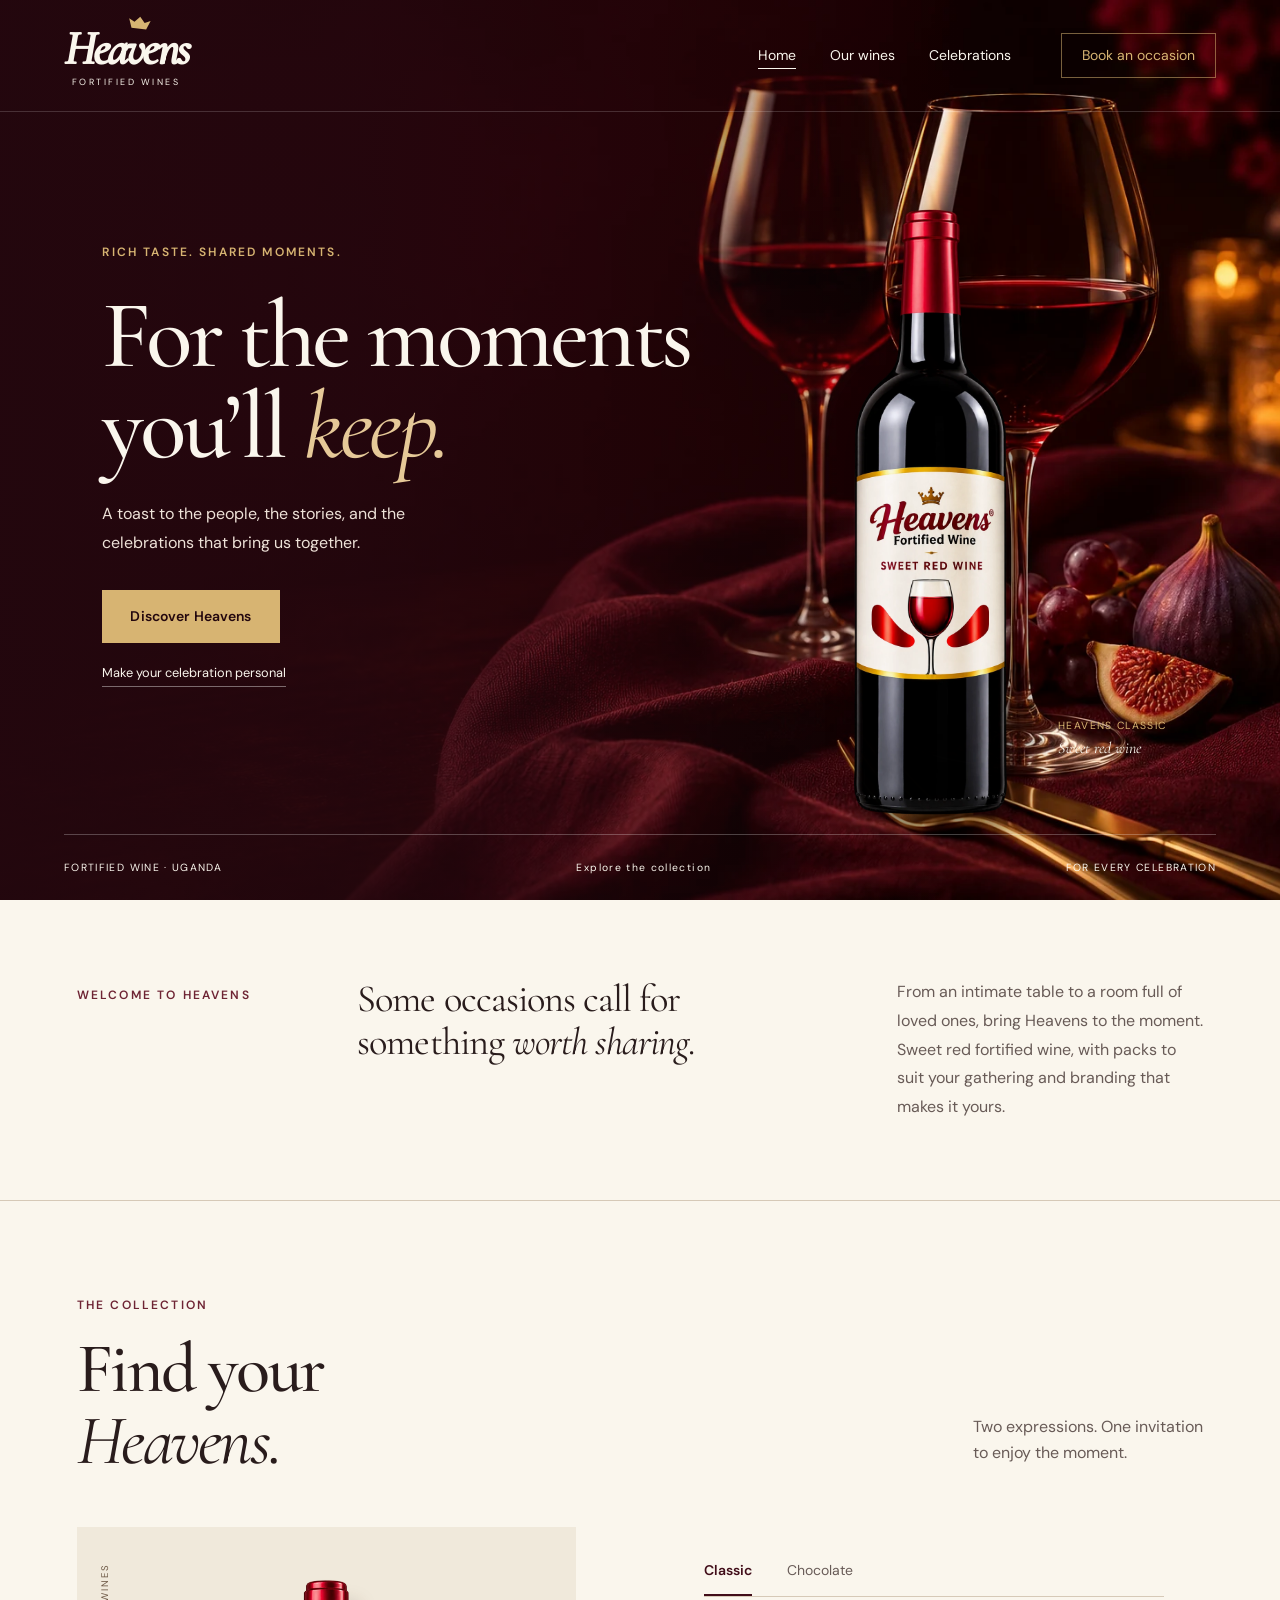
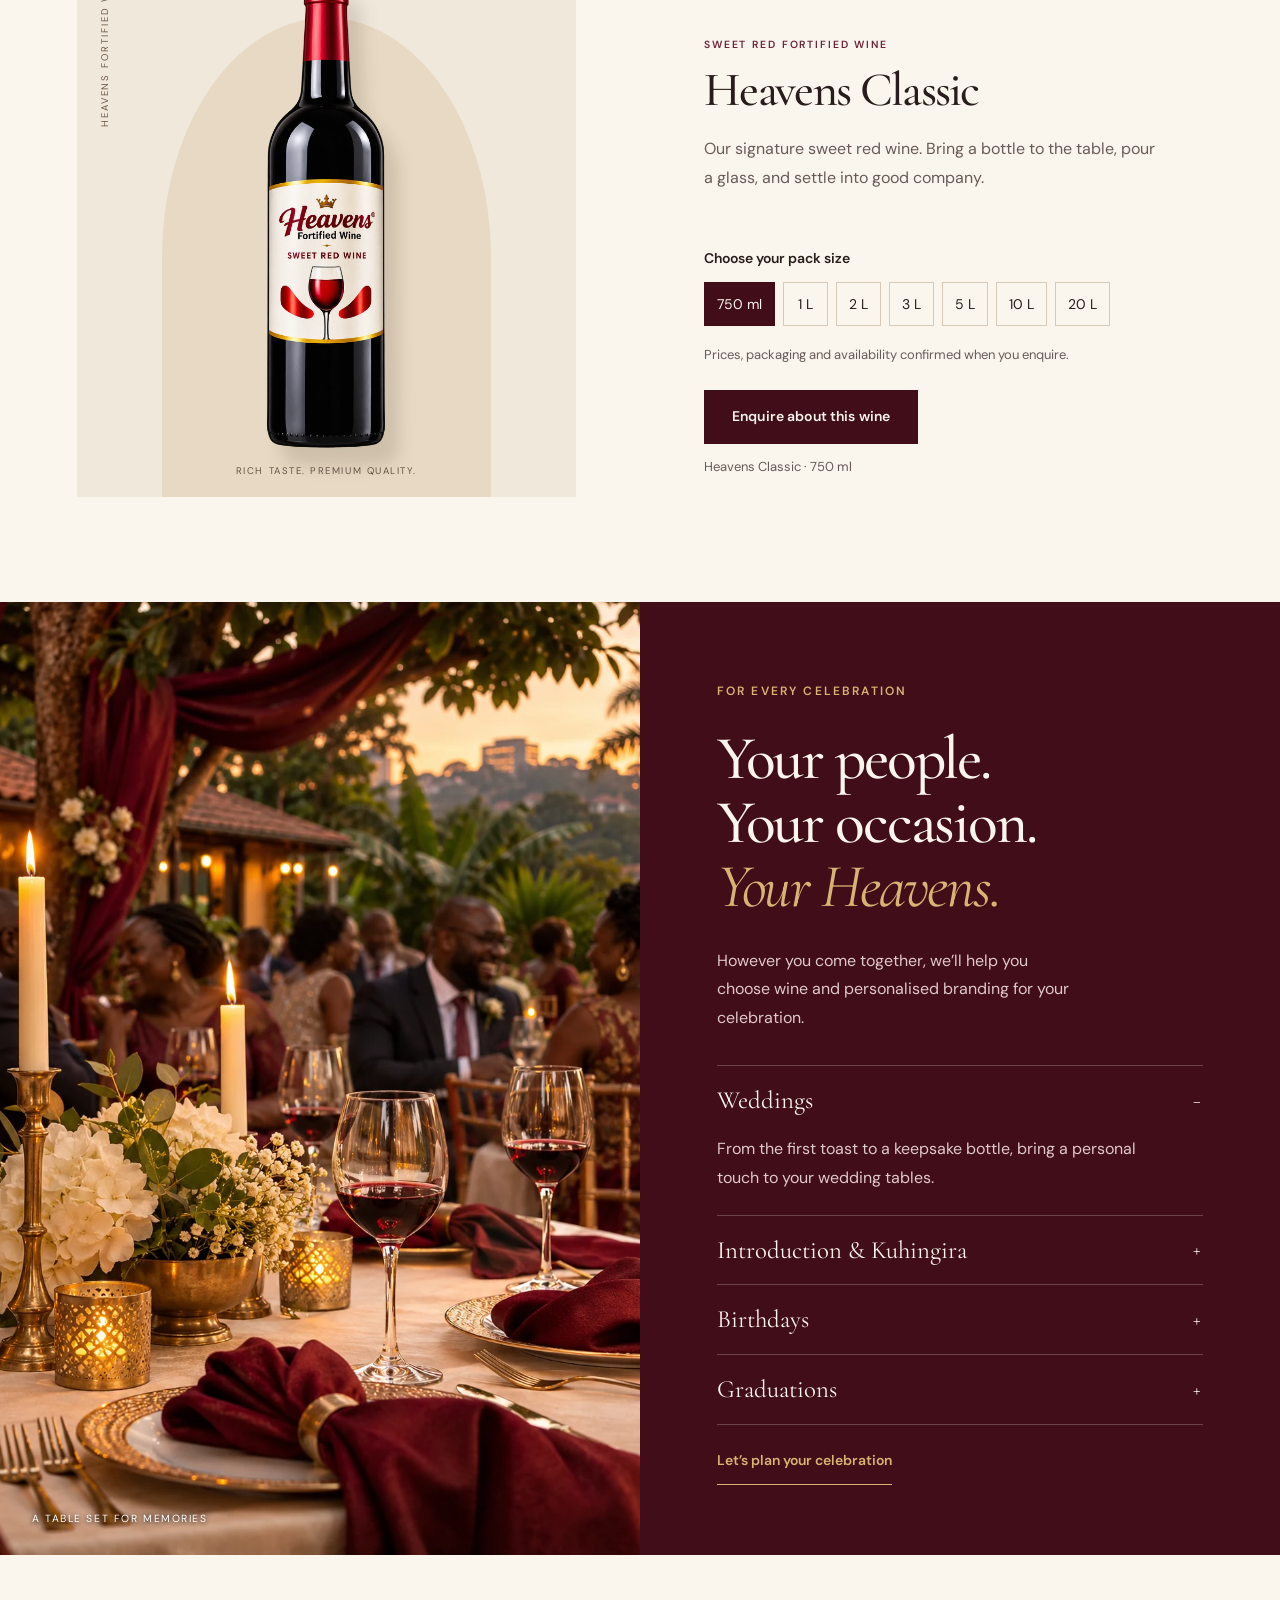
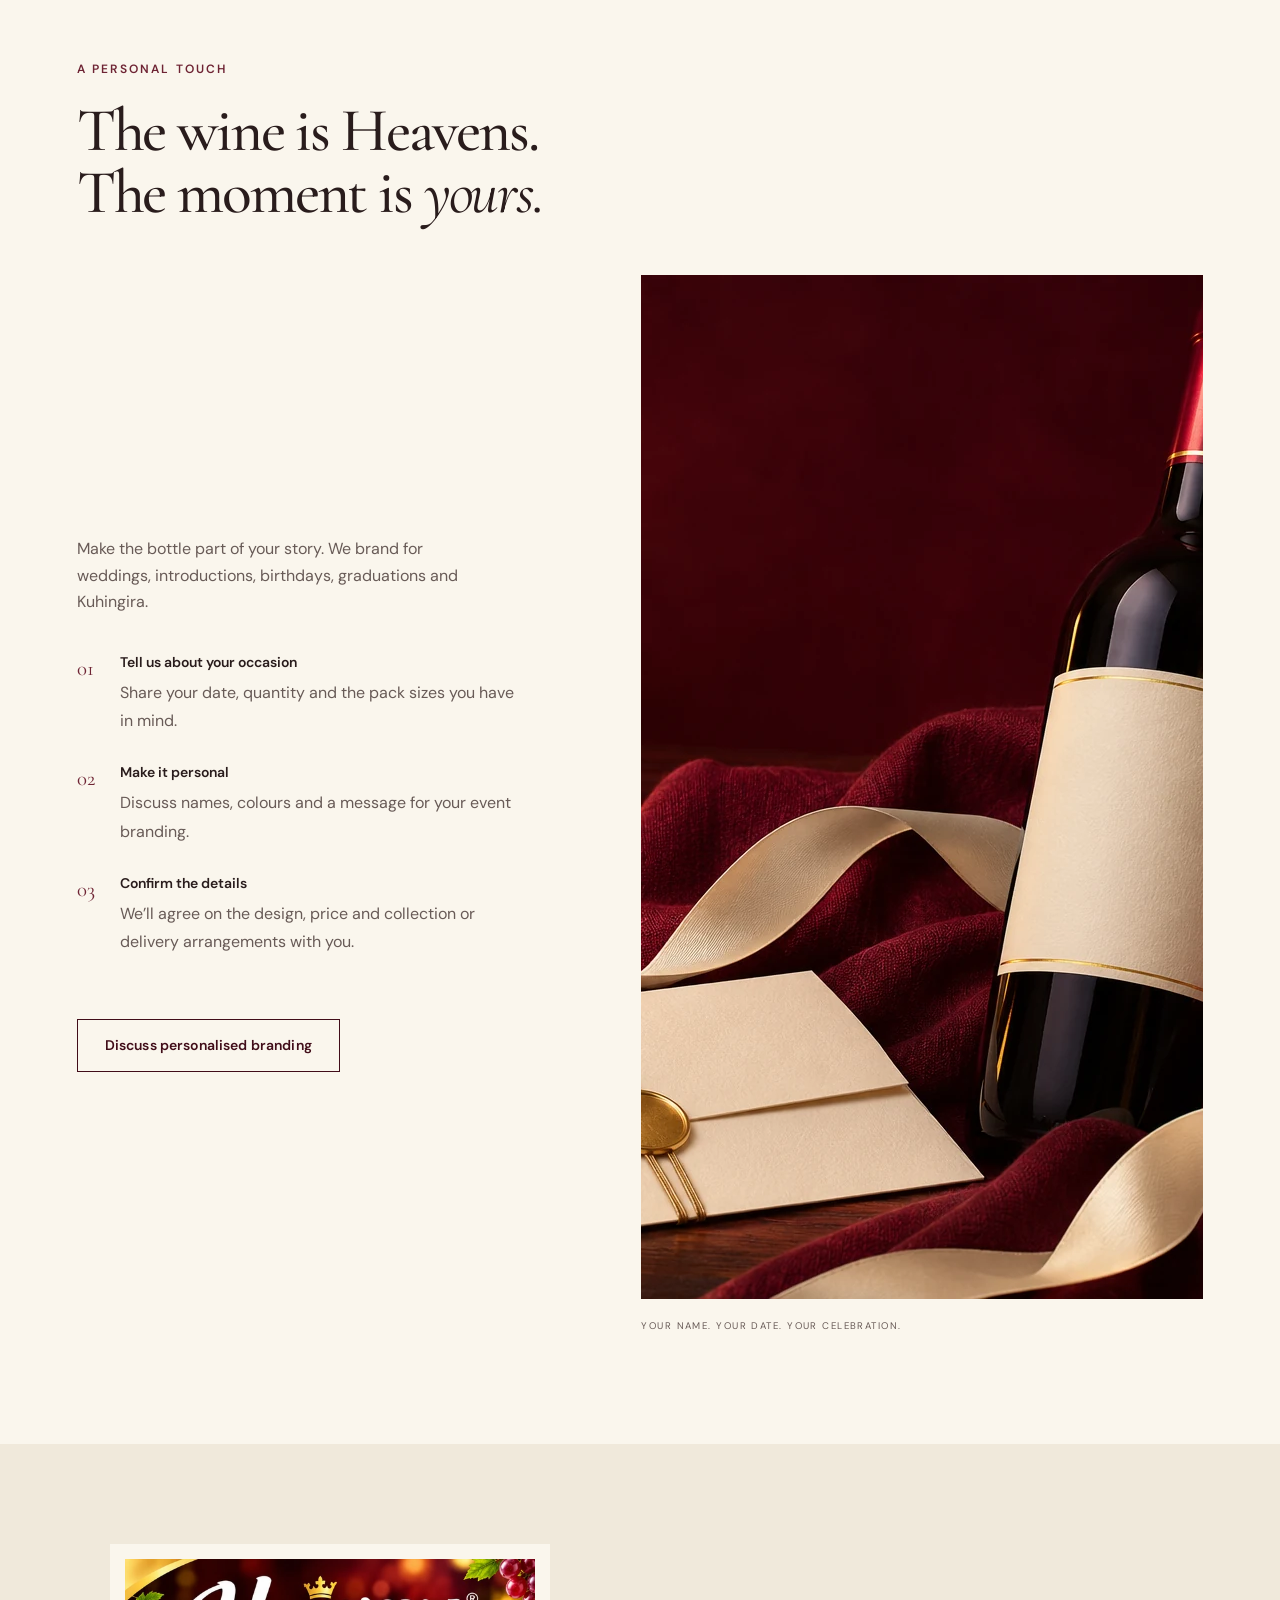
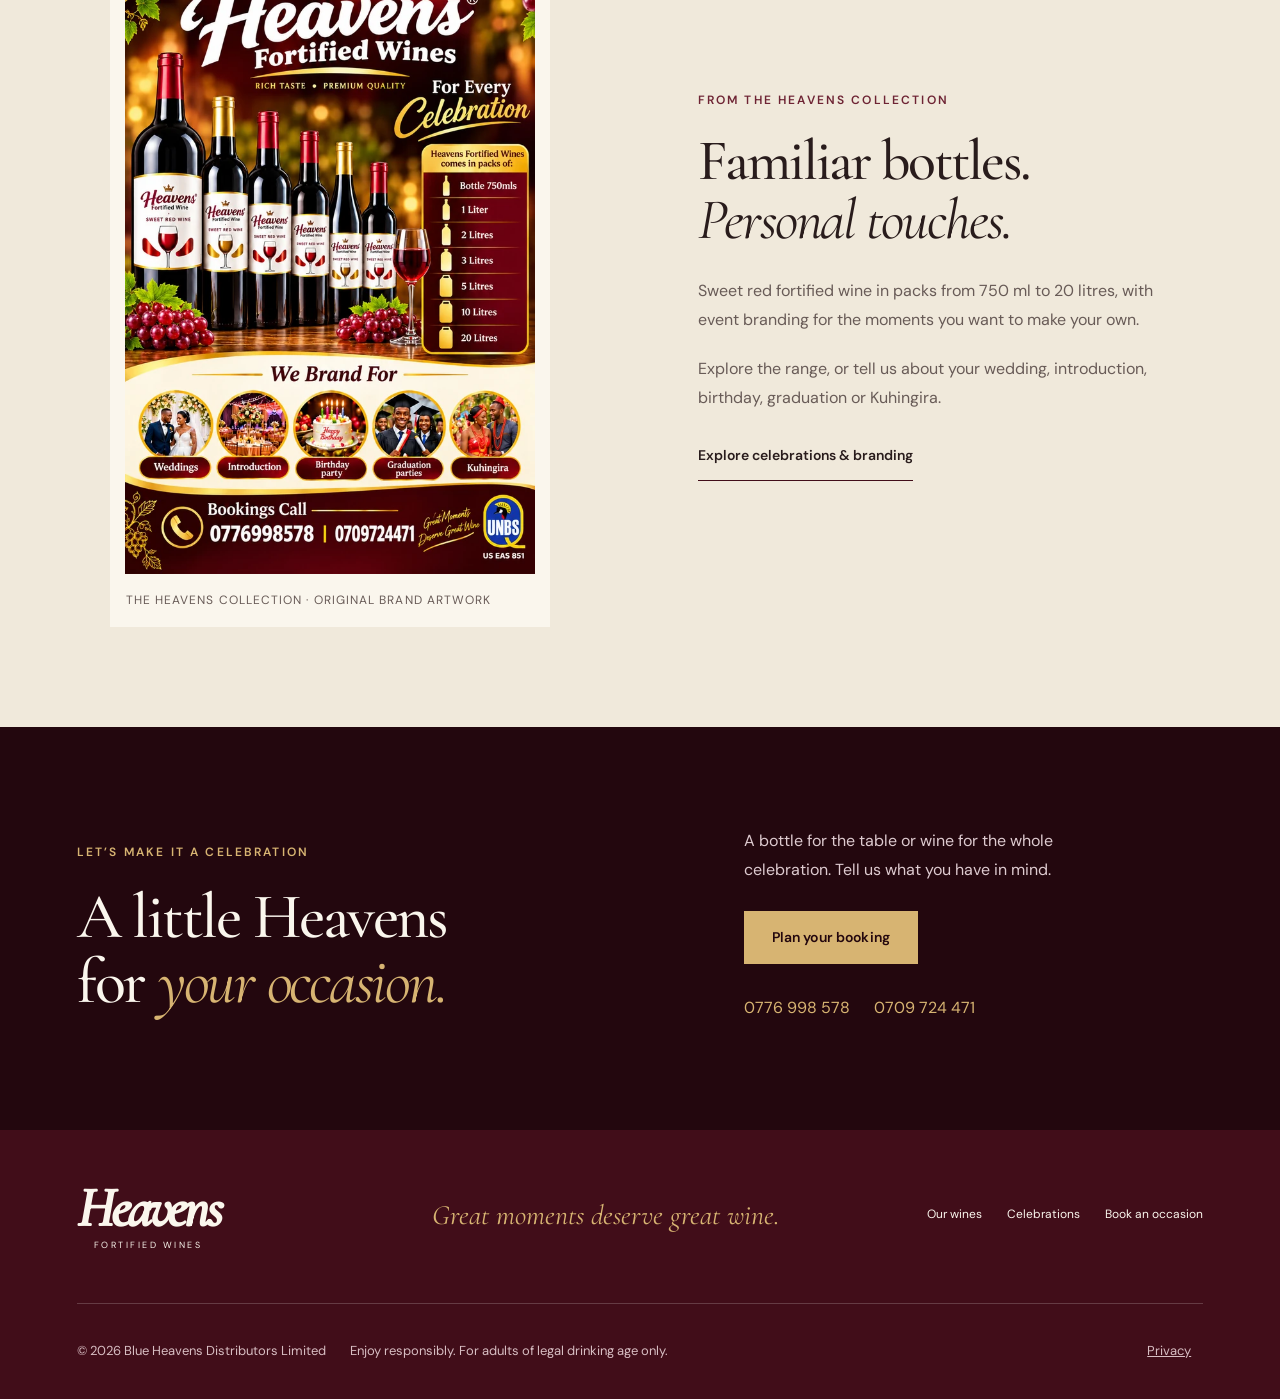
<file: heavens-wine/index.html>
<!doctype html>
<html lang="en">
<head>
<meta charset="utf-8">
<meta name="viewport" content="width=device-width,initial-scale=1">
<meta name="theme-color" content="#410d19">
<title>Heavens Fortified Wines | For Every Celebration</title>
<meta name="description" content="Discover Heavens Fortified Wines from Blue Heavens Distributors Limited. Explore Classic and Chocolate wines, personalised event branding and booking enquiries in Uganda.">
<meta name="author" content="Blue Heavens Distributors Limited">
<meta property="og:title" content="Heavens Fortified Wines | For Every Celebration">
<meta property="og:description" content="Discover Heavens Fortified Wines from Blue Heavens Distributors Limited. Explore Classic and Chocolate wines, personalised event branding and booking enquiries in Uganda.">
<meta property="og:type" content="website">
<meta property="og:url" content="https://zorah11.github.io/heavens-wine/">
<meta property="og:image" content="https://zorah11.github.io/heavens-wine/assets/hero-table.webp">
<link rel="canonical" href="https://zorah11.github.io/heavens-wine/">
<link rel="icon" href="assets/favicon.svg" type="image/svg+xml">
<link rel="stylesheet" href="assets/fonts.css">
<link rel="stylesheet" href="style.css">
<link rel="stylesheet" href="pages.css">
<link rel="preload" href="assets/hero-table.webp" as="image" fetchpriority="high">
<script src="app.js" defer></script>
</head>
<body>
<a class="skip-link" href="#main">Skip to content</a>
<header class="site-header">
<a class="wordmark" href="index.html" aria-label="Heavens Fortified Wines home"><svg class="crown" viewBox="0 0 44 24" fill="currentColor" aria-hidden="true"><path d="m3 6 10 5 9-10 9 10 10-5-6 16H9L3 6Z"/></svg><span>Heavens</span><small>FORTIFIED WINES</small></a>
<button class="menu-toggle" type="button" aria-label="Open navigation" aria-expanded="false" aria-controls="main-nav"><span></span><span></span></button>
<nav id="main-nav" aria-label="Main navigation"><a href="index.html" aria-current="page">Home</a><a href="wines.html">Our wines</a><a href="celebrations.html">Celebrations</a><a href="booking.html" class="nav-book">Book an occasion</a></nav>
</header>
<main id="main">
<section class="hero" id="home" aria-labelledby="hero-title">
<img class="hero-photo" src="assets/hero-table.webp" alt="Ruby red wine in elegant stemmed glasses on a candlelit table" width="1536" height="1024" fetchpriority="high">
<div class="hero-shade"></div>
<div class="hero-copy"><p class="eyebrow">RICH TASTE. SHARED MOMENTS.</p><h1 id="hero-title">For the moments<br>you’ll <em>keep.</em></h1><p class="hero-description">A toast to the people, the stories, and the celebrations that bring us together.</p><a class="button button-gold" href="wines.html">Discover Heavens</a><a class="hero-text-link" href="celebrations.html#personalise">Make your celebration personal</a></div>
<div class="hero-bottle"><img src="assets/bottle-classic.webp" alt="Heavens Classic sweet red fortified wine bottle" width="512" height="1024"><span class="bottle-caption">HEAVENS CLASSIC<br><i>Sweet red wine</i></span></div>
<div class="hero-bottom"><span>FORTIFIED WINE · UGANDA</span><a href="wines.html">Explore the collection</a><span>FOR EVERY CELEBRATION</span></div>
</section>
<section class="intro section-pad"><p class="eyebrow">WELCOME TO HEAVENS</p><p class="intro-statement">Some occasions call for<br>something <em>worth sharing.</em></p><p>From an intimate table to a room full of loved ones, bring Heavens to the moment. Sweet red fortified wine, with packs to suit your gathering and branding that makes it yours.</p></section>
<section class="collection section-pad" id="wines" aria-labelledby="wine-title">
<div class="section-heading"><div><p class="eyebrow">THE COLLECTION</p><h2 id="wine-title">Find your<br><em>Heavens.</em></h2></div><p>Two expressions. One invitation<br>to enjoy the moment.</p></div>
<div class="wine-layout">
<div class="wine-stage"><div class="wine-arch" aria-hidden="true"></div><span class="stage-side">HEAVENS FORTIFIED WINES</span><img id="product-image" src="assets/bottle-classic.webp" alt="Heavens Classic sweet red fortified wine" width="512" height="1024" loading="lazy"><span class="stage-note">RICH TASTE. PREMIUM QUALITY.</span></div>
<div class="wine-details">
<div class="product-tabs" role="tablist" aria-label="Choose a wine"><button id="classic-tab" type="button" role="tab" aria-selected="true" aria-controls="product-panel" data-product="classic">Classic</button><button id="chocolate-tab" type="button" role="tab" aria-selected="false" aria-controls="product-panel" tabindex="-1" data-product="chocolate">Chocolate</button></div>
<div id="product-panel" role="tabpanel" aria-labelledby="classic-tab" tabindex="0"><p class="eyebrow wine-category">SWEET RED FORTIFIED WINE</p><h3 id="product-name">Heavens Classic</h3><p id="product-description">Our signature sweet red wine. Bring a bottle to the table, pour a glass, and settle into good company.</p></div>
<div class="pack-picker"><p id="pack-label">Choose your pack size</p><div class="size-options" role="group" aria-labelledby="pack-label"><button type="button" data-size="750 ml" aria-pressed="true">750 ml</button><button type="button" data-size="1 litre" aria-pressed="false">1 L</button><button type="button" data-size="2 litres" aria-pressed="false">2 L</button><button type="button" data-size="3 litres" aria-pressed="false">3 L</button><button type="button" data-size="5 litres" aria-pressed="false">5 L</button><button type="button" data-size="10 litres" aria-pressed="false">10 L</button><button type="button" data-size="20 litres" aria-pressed="false">20 L</button></div></div>
<p class="availability">Prices, packaging and availability confirmed when you enquire.</p>
<a id="wine-enquiry" class="button button-wine" href="booking.html?wine=classic&amp;size=750+ml&amp;occasion=Wine+order">Enquire about this wine</a><p class="selected-wine" id="selected-wine" aria-live="polite">Heavens Classic · 750 ml</p>
</div></div>
</section>
<section class="celebrations" id="celebrations" aria-labelledby="celebration-title"><figure class="celebration-image"><img src="assets/celebration.webp" alt="Celebration inspiration: an elegant candlelit wedding reception table" width="1024" height="1280" loading="lazy"><figcaption>A TABLE SET FOR MEMORIES</figcaption></figure><div class="celebration-copy"><p class="eyebrow">FOR EVERY CELEBRATION</p><h2 id="celebration-title">Your people.<br>Your occasion.<br><em>Your Heavens.</em></h2><p>However you come together, we’ll help you choose wine and personalised branding for your celebration.</p><div class="occasion-list">
<details open><summary>Weddings</summary><p>From the first toast to a keepsake bottle, bring a personal touch to your wedding tables.</p></details>
<details><summary>Introduction & Kuhingira</summary><p>Celebrate families coming together, with bottle branding made for your introduction or Kuhingira.</p></details>
<details><summary>Birthdays</summary><p>Add a name, a date or a message to make a birthday gathering feel even more personal.</p></details>
<details><summary>Graduations</summary><p>Mark the milestone with personalised bottles for your graduation celebration.</p></details>
</div><a class="text-link light" href="booking.html">Let’s plan your celebration</a></div></section>
<section class="personalise section-pad" id="personalise" aria-labelledby="personal-title"><div class="personal-heading"><p class="eyebrow">A PERSONAL TOUCH</p><h2 id="personal-title">The wine is Heavens.<br>The moment is <em>yours.</em></h2></div><div class="personal-layout"><div class="personal-copy"><p>Make the bottle part of your story. We brand for weddings, introductions, birthdays, graduations and Kuhingira.</p><ol class="branding-steps"><li><h3>Tell us about your occasion</h3><p>Share your date, quantity and the pack sizes you have in mind.</p></li><li><h3>Make it personal</h3><p>Discuss names, colours and a message for your event branding.</p></li><li><h3>Confirm the details</h3><p>We’ll agree on the design, price and collection or delivery arrangements with you.</p></li></ol><a class="button button-outline" href="booking.html?branding=Yes%2C+please">Discuss personalised branding</a></div><figure class="personal-image"><img src="assets/personalise.webp" alt="Branding inspiration: a wine bottle with a blank ivory label beside an invitation and ribbon" width="1536" height="1024" loading="lazy"><figcaption>YOUR NAME. YOUR DATE. YOUR CELEBRATION.</figcaption></figure></div></section>
<section class="brand-story section-pad" aria-labelledby="story-title">
<figure class="poster-frame"><a href="assets/heavens-original-poster.webp" target="_blank" rel="noopener" aria-label="View the full Heavens product poster"><img src="assets/heavens-original-poster.webp" srcset="assets/heavens-original-poster-small.webp 640w, assets/heavens-original-poster.webp 1400w" sizes="(max-width: 767px) calc(100vw - 48px), 38vw" alt="Original Heavens Fortified Wines poster showing the wine range, seven pack sizes and event branding services" width="1400" height="2100" loading="lazy"></a><figcaption>THE HEAVENS COLLECTION · ORIGINAL BRAND ARTWORK</figcaption></figure>
<div class="brand-story-copy"><p class="eyebrow">FROM THE HEAVENS COLLECTION</p><h2 id="story-title">Familiar bottles.<br><em>Personal touches.</em></h2><p>Sweet red fortified wine in packs from 750 ml to 20 litres, with event branding for the moments you want to make your own.</p><p>Explore the range, or tell us about your wedding, introduction, birthday, graduation or Kuhingira.</p><a class="text-link" href="celebrations.html">Explore celebrations & branding</a></div>
</section>
<section class="booking-invitation section-pad" id="booking" aria-labelledby="invitation-title">
<div><p class="eyebrow">LET’S MAKE IT A CELEBRATION</p><h2 id="invitation-title">A little Heavens<br>for <em>your occasion.</em></h2></div>
<div class="invitation-copy"><p>A bottle for the table or wine for the whole celebration. Tell us what you have in mind.</p><a class="button button-gold" href="booking.html">Plan your booking</a><div class="invitation-phones"><a href="tel:+256776998578">0776 998 578</a><a href="tel:+256709724471">0709 724 471</a></div></div>
</section>
</main>
<footer class="site-footer">
<a class="wordmark" href="index.html" aria-label="Heavens Fortified Wines home"><span>Heavens</span><small>FORTIFIED WINES</small></a>
<p>Great moments deserve great wine.</p>
<div class="footer-links"><a href="wines.html">Our wines</a><a href="celebrations.html">Celebrations</a><a href="booking.html">Book an occasion</a></div>
<div class="footer-bottom"><span>© <span id="year">2026</span> Blue Heavens Distributors Limited</span><span>Enjoy responsibly. For adults of legal drinking age only.</span><button type="button" class="privacy-toggle" aria-expanded="false" aria-controls="privacy-note">Privacy</button></div>
<p id="privacy-note" class="privacy-note" hidden>This site does not store your enquiry or use analytics cookies. The booking form prepares a WhatsApp message; WhatsApp opens only when you choose to continue. Its privacy policy applies when you use that service.</p>
</footer>
</body>
</html>
</file>
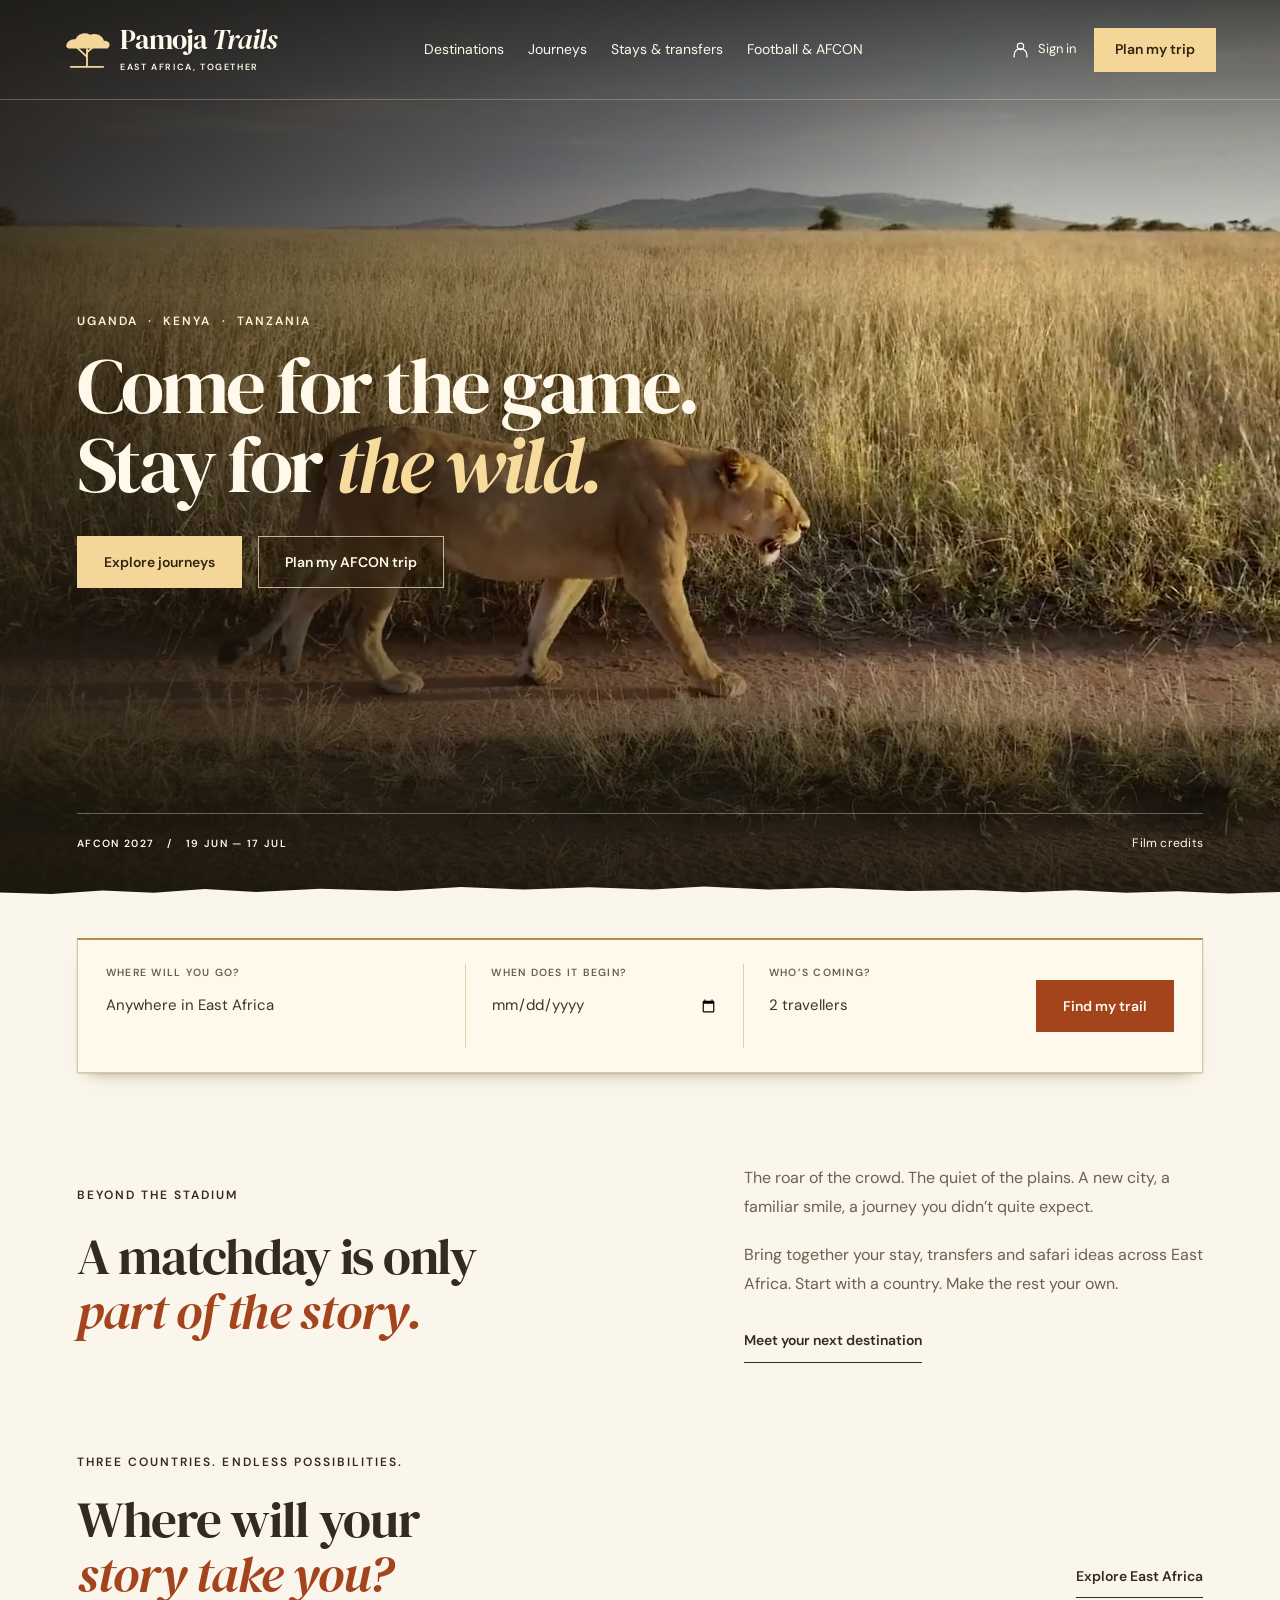
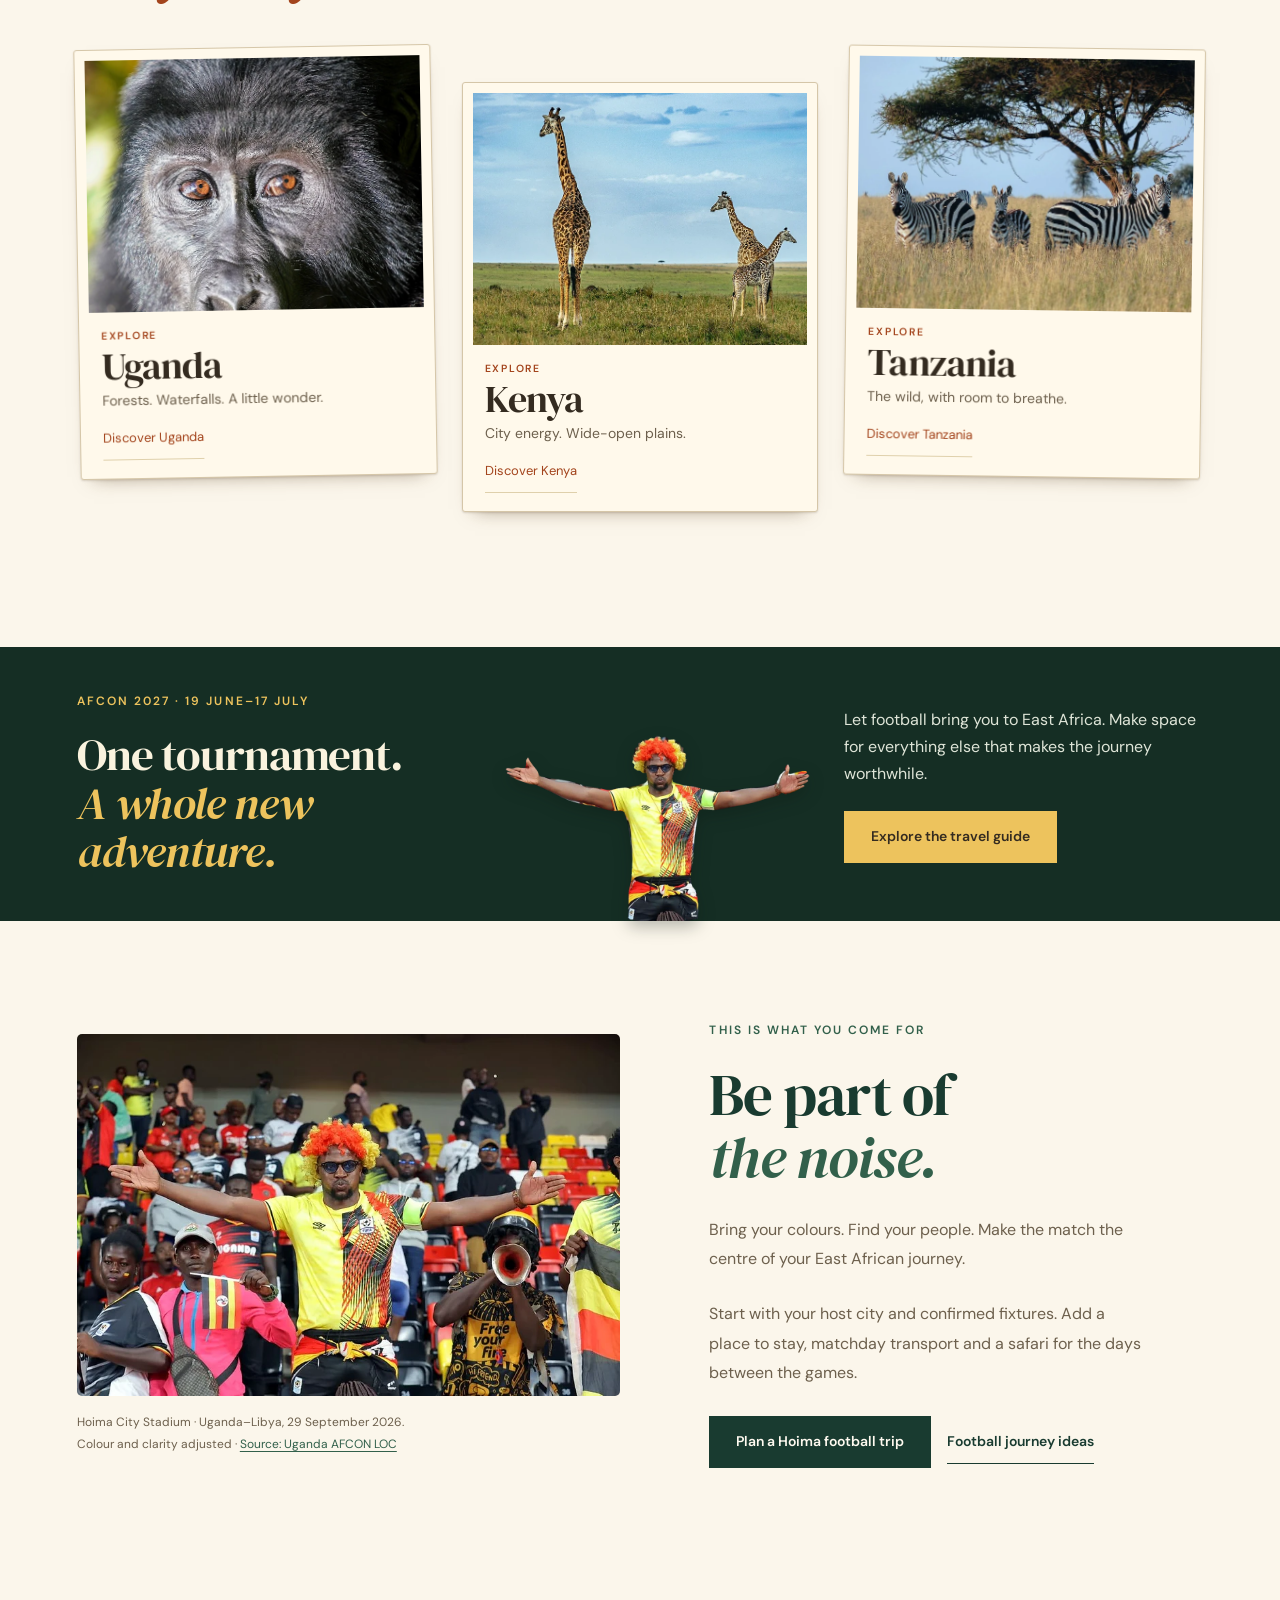
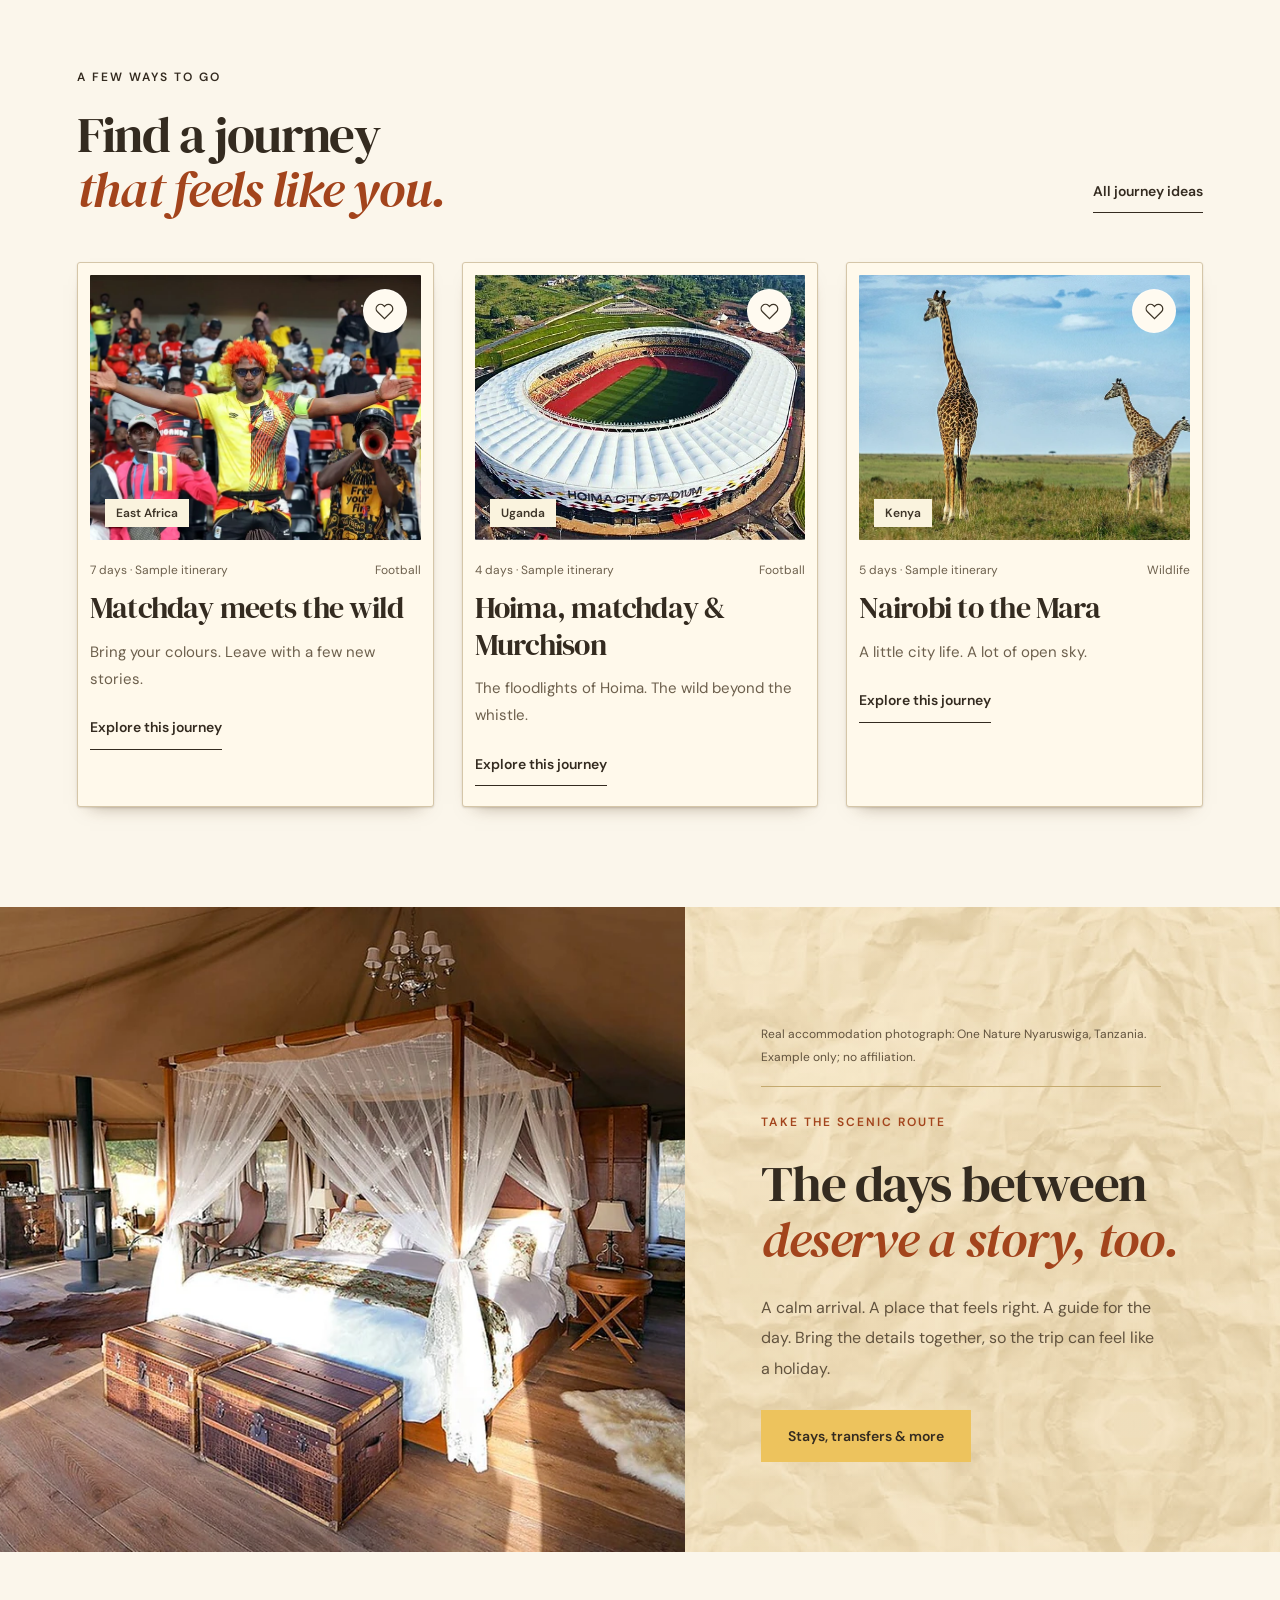
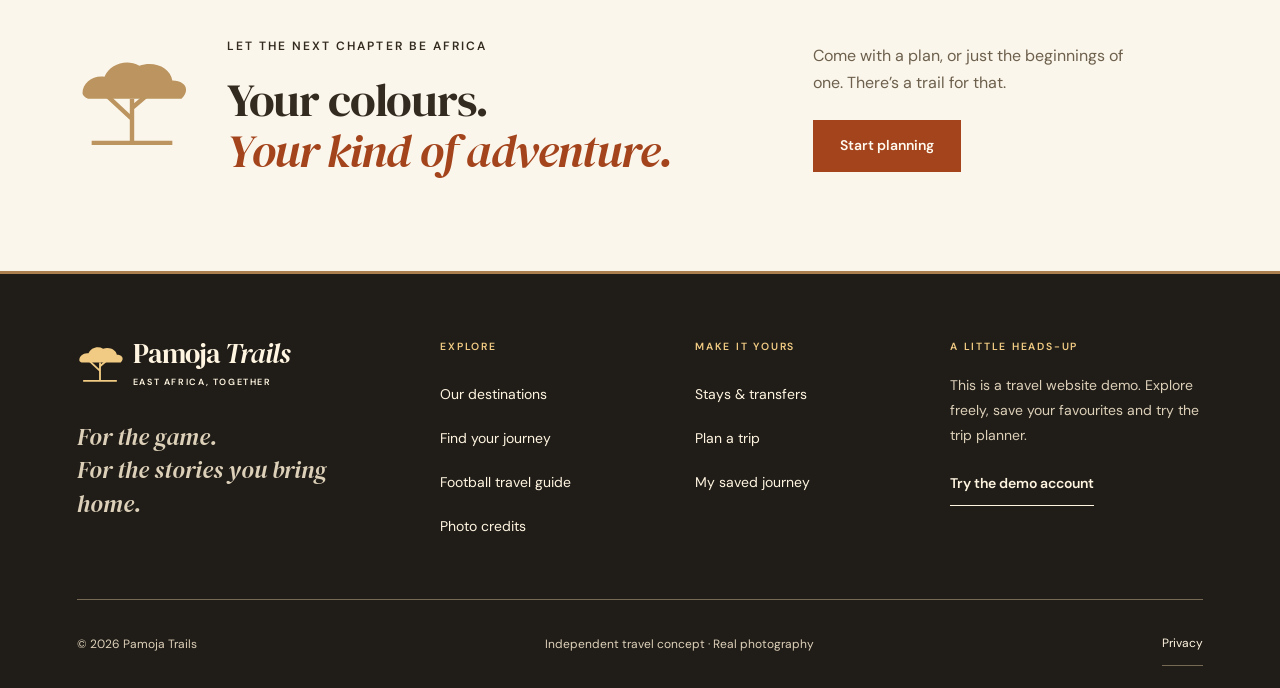
<file: pamoja-trails/index.html>
<!doctype html><html lang="en"><head><meta charset="utf-8"><meta name="viewport" content="width=device-width,initial-scale=1"><meta name="theme-color" content="#faf3de"><title>Beyond the stadium. Into the wild. | Pamoja Trails</title><meta name="description" content="Safari journeys, football travel, stays and transfers across Uganda, Kenya and Tanzania. Find your trail with Pamoja Trails."><meta property="og:title" content="Beyond the stadium. Into the wild. | Pamoja Trails"><meta property="og:description" content="Safari journeys, football travel, stays and transfers across Uganda, Kenya and Tanzania. Find your trail with Pamoja Trails."><meta property="og:type" content="website"><meta property="og:url" content="https://zorah11.github.io/pamoja-trails/"><meta property="og:image" content="https://zorah11.github.io/pamoja-trails/assets/mara-lion-real.webp"><link rel="canonical" href="https://zorah11.github.io/pamoja-trails/"><link rel="icon" href="assets/favicon.svg" type="image/svg+xml"><link rel="stylesheet" href="style.css"><link rel="stylesheet" href="safari-refresh.css"><script src="data.js" defer></script><script src="app.js" defer></script></head><body class="home"><a class="skip" href="#main">Skip to content</a><header class="site-header over-hero"><div class="header-inner"><a class="brand" href="index.html" aria-label="Pamoja Trails home"><svg viewBox="0 0 60 54" fill="none" aria-hidden="true"><path d="M30 49V25m0 11L15 22m15 8 14-12M8 49h44" stroke="currentColor" stroke-width="2.4"/><path d="M3 22c0-6 6-10 12-9 3-7 12-10 19-6 8-3 17 1 18 8 7 0 10 5 5 10H6c-2-1-3-2-3-3Z" fill="currentColor"/></svg><span>Pamoja <i>Trails</i><small>EAST AFRICA, TOGETHER</small></span></a><button class="menu-button" aria-label="Open navigation" aria-expanded="false" aria-controls="main-nav" type="button"><span></span><span></span></button><nav id="main-nav" aria-label="Main navigation"><a href="destinations.html">Destinations</a><a href="journeys.html">Journeys</a><a href="services.html">Stays & transfers</a><a class="nav-football" href="afcon.html">Football & AFCON</a><a class="mobile-plan" href="plan.html">Plan my trip</a><a class="mobile-account" href="account.html">My journey</a></nav><div class="header-actions"><a class="account-link" href="login.html" aria-label="Demo sign in" data-account-link><svg viewBox="0 0 24 24" fill="none" stroke="currentColor" stroke-width="1.6" aria-hidden="true"><circle cx="12" cy="8" r="4"/><path d="M4 22v-3a8 8 0 0 1 16 0v3"/></svg><span data-account-label>Sign in</span></a><a class="button button-small" href="plan.html">Plan my trip</a></div></div></header><main id="main"><section class="hero hero-safari" aria-labelledby="hero-title">
<picture class="film-poster"><source media="(max-aspect-ratio: 4/5)" srcset="assets/savanna-portrait.jpg"><img src="assets/savanna-wide.jpg" alt="" fetchpriority="high"></picture>
<video class="hero-photo lion-film" muted loop playsinline preload="none" data-wide="assets/savanna-wide.mp4" data-portrait="assets/savanna-portrait.mp4" aria-hidden="true"></video>
<div class="hero-wash"></div>
<div class="hero-copy wrap"><p class="eyebrow">Uganda &nbsp;·&nbsp; Kenya &nbsp;·&nbsp; Tanzania</p><h1 id="hero-title"><span>Come for the game.</span><span>Stay for <em>the wild.</em></span></h1><div class="button-row"><a class="button" href="journeys.html">Explore journeys</a><a class="button button-outline" href="plan.html?interest=football">Plan my AFCON trip</a></div></div>
<div class="hero-foot wrap"><span>AFCON 2027 &nbsp; / &nbsp; 19 JUN — 17 JUL</span><div class="film-tools"><a href="afcon.html#film-credits">Film credits</a></div></div>
</section>
<div class="search-shell wrap"><form class="trip-search" id="trip-search"><div><label for="search-country">WHERE WILL YOU GO?</label><select id="search-country" name="country"><option value="all">Anywhere in East Africa</option><option value="uganda">Uganda</option><option value="kenya">Kenya</option><option value="tanzania">Tanzania</option></select></div><div><label for="search-date">WHEN DOES IT BEGIN?</label><input id="search-date" name="date" type="date" aria-label="Travel start date"></div><div><label for="search-travellers">WHO’S COMING?</label><select id="search-travellers" name="travellers"><option value="1">Solo explorer</option><option value="2" selected>2 travellers</option><option value="4">4 travellers</option><option value="6">A group of 6+</option></select></div><button class="button" type="submit">Find my trail</button></form></div>
<section class="intro wrap section" id="discover"><div><p class="eyebrow">BEYOND THE STADIUM</p><h2>A matchday is only<br><em>part of the story.</em></h2></div><div><p>The roar of the crowd. The quiet of the plains. A new city, a familiar smile, a journey you didn’t quite expect.</p><p>Bring together your stay, transfers and safari ideas across East Africa. Start with a country. Make the rest your own.</p><a class="underlink" href="destinations.html">Meet your next destination</a></div></section>
<section class="destinations-home wrap"><div class="section-heading"><div><p class="eyebrow">THREE COUNTRIES. ENDLESS POSSIBILITIES.</p><h2>Where will your<br><em>story take you?</em></h2></div><a class="underlink" href="destinations.html">Explore East Africa</a></div><div class="country-grid"><a class="country-card" href="destinations.html#uganda"><img class="" src="assets/uganda-gorilla-real.webp" srcset="assets/uganda-gorilla-real-small.webp 800w, assets/uganda-gorilla-real.webp 960w" sizes="(max-width: 700px) 100vw, 50vw" alt="Real photograph of a mountain gorilla in Bwindi Impenetrable Forest, Uganda" width="960" height="1200" loading="lazy"><div><span class="eyebrow">EXPLORE</span><h3>Uganda</h3><p>Forests. Waterfalls. A little wonder.</p><span class="country-link">Discover Uganda</span></div></a><a class="country-card" href="destinations.html#kenya"><img class="" src="assets/kenya-giraffes-real.webp" srcset="assets/kenya-giraffes-real-small.webp 800w, assets/kenya-giraffes-real.webp 1280w" sizes="(max-width: 700px) 100vw, 50vw" alt="Real giraffe family photographed in the Maasai Mara National Reserve, Kenya" width="1280" height="853" loading="lazy"><div><span class="eyebrow">EXPLORE</span><h3>Kenya</h3><p>City energy. Wide-open plains.</p><span class="country-link">Discover Kenya</span></div></a><a class="country-card" href="destinations.html#tanzania"><img class="" src="assets/serengeti-zebras-real.webp" srcset="assets/serengeti-zebras-real-small.webp 800w, assets/serengeti-zebras-real.webp 1280w" sizes="(max-width: 700px) 100vw, 50vw" alt="Real photograph of zebras at sunrise in Serengeti National Park, Tanzania" width="1280" height="853" loading="lazy"><div><span class="eyebrow">EXPLORE</span><h3>Tanzania</h3><p>The wild, with room to breathe.</p><span class="country-link">Discover Tanzania</span></div></a></div></section>
<section class="afcon-strip"><div class="wrap afcon-strip-inner"><div><span class="eyebrow">AFCON 2027 · 19 JUNE–17 JULY</span><h2>One tournament.<br><em>A whole new adventure.</em></h2></div><figure class="terrace-supporter"><img class="subject-supporter" src="assets/cut-supporter.png" alt="Uganda football supporter with arms outstretched at Hoima" width="780" height="476" decoding="async"></figure><div><p>Let football bring you to East Africa. Make space for everything else that makes the journey worthwhile.</p><a class="button button-yellow" href="afcon.html">Explore the travel guide</a></div></div></section><section class="matchday-feature wrap section" aria-labelledby="matchday-title"><figure><img class="" src="assets/hoima-supporters-real.webp" srcset="assets/hoima-supporters-real-small.webp 800w, assets/hoima-supporters-real.webp 1024w" sizes="(max-width: 700px) 100vw, 50vw" alt="Real Uganda supporters inside Hoima City Stadium at the Uganda–Libya qualifier on 29 September 2026" width="1024" height="683" loading="lazy"><figcaption>Hoima City Stadium · Uganda–Libya, 29 September 2026.<br>Colour and clarity adjusted · <a href="https://afconpamoja.ug/hoima-comes-alive-as-uganda-cranes-make-historic-debut-at-hoima-city-stadium/" target="_blank" rel="noopener">Source: Uganda AFCON LOC</a></figcaption></figure><div><p class="eyebrow">THIS IS WHAT YOU COME FOR</p><h2 id="matchday-title">Be part of<br><em>the noise.</em></h2><p>Bring your colours. Find your people. Make the match the centre of your East African journey.</p><p>Start with your host city and confirmed fixtures. Add a place to stay, matchday transport and a safari for the days between the games.</p><div class="button-row"><a class="button" href="plan.html?interest=football&amp;venue=hoima">Plan a Hoima football trip</a><a class="underlink" href="journeys.html?kind=football">Football journey ideas</a></div></div></section>
<section class="wrap section"><div class="section-heading"><div><p class="eyebrow">A FEW WAYS TO GO</p><h2>Find a journey<br><em>that feels like you.</em></h2></div><a class="underlink" href="journeys.html">All journey ideas</a></div><div class="journey-grid"><article class="journey-card" data-country="east-africa" data-kind="football" data-title="matchday meets the wild"><div class="journey-image"><a href="journey.html?id=matchday-wild" aria-label="Explore Matchday meets the wild"><img class="" src="assets/hoima-supporters-real.webp" srcset="assets/hoima-supporters-real-small.webp 800w, assets/hoima-supporters-real.webp 1024w" sizes="(max-width: 700px) 100vw, 50vw" alt="Real Uganda supporters inside Hoima City Stadium at the Uganda–Libya qualifier on 29 September 2026" width="1024" height="683" loading="lazy"></a><button class="save-button" type="button" data-save="matchday-wild" aria-label="Save Matchday meets the wild" aria-pressed="false"><svg viewBox="0 0 24 24" fill="none" stroke="currentColor" stroke-width="1.6" aria-hidden="true"><path d="M20.8 4.6a5.5 5.5 0 0 0-7.8 0L12 5.7l-1.1-1.1a5.5 5.5 0 0 0-7.8 7.8L12 21l8.8-8.6a5.5 5.5 0 0 0 0-7.8Z"/></svg></button><span class="image-label">East Africa</span></div><div class="journey-meta"><span>7 days · Sample itinerary</span><span>Football</span></div><h3><a href="journey.html?id=matchday-wild">Matchday meets the wild</a></h3><p>Bring your colours. Leave with a few new stories.</p><a class="underlink" href="journey.html?id=matchday-wild">Explore this journey</a></article><article class="journey-card" data-country="uganda" data-kind="football" data-title="hoima, matchday & murchison"><div class="journey-image"><a href="journey.html?id=murchison-slow" aria-label="Explore Hoima, matchday & Murchison"><img class="" src="assets/hoima-stadium-real.webp" srcset="assets/hoima-stadium-real.webp 680w" sizes="(max-width: 700px) 100vw, 50vw" alt="Actual daylight aerial photograph of Hoima City Stadium supplied by the client" width="680" height="421" loading="lazy"></a><button class="save-button" type="button" data-save="murchison-slow" aria-label="Save Hoima, matchday & Murchison" aria-pressed="false"><svg viewBox="0 0 24 24" fill="none" stroke="currentColor" stroke-width="1.6" aria-hidden="true"><path d="M20.8 4.6a5.5 5.5 0 0 0-7.8 0L12 5.7l-1.1-1.1a5.5 5.5 0 0 0-7.8 7.8L12 21l8.8-8.6a5.5 5.5 0 0 0 0-7.8Z"/></svg></button><span class="image-label">Uganda</span></div><div class="journey-meta"><span>4 days · Sample itinerary</span><span>Football</span></div><h3><a href="journey.html?id=murchison-slow">Hoima, matchday & Murchison</a></h3><p>The floodlights of Hoima. The wild beyond the whistle.</p><a class="underlink" href="journey.html?id=murchison-slow">Explore this journey</a></article><article class="journey-card" data-country="kenya" data-kind="wildlife" data-title="nairobi to the mara"><div class="journey-image"><a href="journey.html?id=nairobi-mara" aria-label="Explore Nairobi to the Mara"><img class="" src="assets/kenya-giraffes-real.webp" srcset="assets/kenya-giraffes-real-small.webp 800w, assets/kenya-giraffes-real.webp 1280w" sizes="(max-width: 700px) 100vw, 50vw" alt="Real giraffe family photographed in the Maasai Mara National Reserve, Kenya" width="1280" height="853" loading="lazy"></a><button class="save-button" type="button" data-save="nairobi-mara" aria-label="Save Nairobi to the Mara" aria-pressed="false"><svg viewBox="0 0 24 24" fill="none" stroke="currentColor" stroke-width="1.6" aria-hidden="true"><path d="M20.8 4.6a5.5 5.5 0 0 0-7.8 0L12 5.7l-1.1-1.1a5.5 5.5 0 0 0-7.8 7.8L12 21l8.8-8.6a5.5 5.5 0 0 0 0-7.8Z"/></svg></button><span class="image-label">Kenya</span></div><div class="journey-meta"><span>5 days · Sample itinerary</span><span>Wildlife</span></div><h3><a href="journey.html?id=nairobi-mara">Nairobi to the Mara</a></h3><p>A little city life. A lot of open sky.</p><a class="underlink" href="journey.html?id=nairobi-mara">Explore this journey</a></article></div></section>
<section class="stay-feature"><img class="" src="assets/safari-lodge-real.webp" srcset="assets/safari-lodge-real-small.webp 800w, assets/safari-lodge-real.webp 960w" sizes="(max-width: 700px) 100vw, 50vw" alt="Actual tent interior at One Nature Nyaruswiga, Serengeti, Tanzania, shown as accommodation inspiration" width="960" height="864" loading="lazy"><div class="stay-copy"><p class="photo-caption">Real accommodation photograph: One Nature Nyaruswiga, Tanzania. Example only; no affiliation.</p><p class="eyebrow">TAKE THE SCENIC ROUTE</p><h2>The days between<br><em>deserve a story, too.</em></h2><p>A calm arrival. A place that feels right. A guide for the day. Bring the details together, so the trip can feel like a holiday.</p><a class="button button-yellow" href="services.html">Stays, transfers & more</a></div></section><section class="closing wrap"><div class="closing-tree"><svg viewBox="0 0 60 54" fill="none" aria-hidden="true"><path d="M30 49V25m0 11L15 22m15 8 14-12M8 49h44" stroke="currentColor" stroke-width="2.4"/><path d="M3 22c0-6 6-10 12-9 3-7 12-10 19-6 8-3 17 1 18 8 7 0 10 5 5 10H6c-2-1-3-2-3-3Z" fill="currentColor"/></svg></div><div><p class="eyebrow">LET THE NEXT CHAPTER BE AFRICA</p><h2>Your colours.<br><em>Your kind of adventure.</em></h2></div><div><p>Come with a plan, or just the beginnings of one. There’s a trail for that.</p><a class="button" href="plan.html">Start planning</a></div></section></main><footer class="footer"><div class="footer-top"><div><a class="brand" href="index.html" aria-label="Pamoja Trails home"><svg viewBox="0 0 60 54" fill="none" aria-hidden="true"><path d="M30 49V25m0 11L15 22m15 8 14-12M8 49h44" stroke="currentColor" stroke-width="2.4"/><path d="M3 22c0-6 6-10 12-9 3-7 12-10 19-6 8-3 17 1 18 8 7 0 10 5 5 10H6c-2-1-3-2-3-3Z" fill="currentColor"/></svg><span>Pamoja <i>Trails</i><small>EAST AFRICA, TOGETHER</small></span></a><p>For the game.<br>For the stories you bring home.</p></div><div><span class="eyebrow">EXPLORE</span><a href="destinations.html">Our destinations</a><a href="journeys.html">Find your journey</a><a href="afcon.html">Football travel guide</a><a href="afcon.html#photo-credits">Photo credits</a></div><div><span class="eyebrow">MAKE IT YOURS</span><a href="services.html">Stays & transfers</a><a href="plan.html">Plan a trip</a><a href="account.html">My saved journey</a></div><div class="footer-note"><span class="eyebrow">A LITTLE HEADS-UP</span><p>This is a travel website demo. Explore freely, save your favourites and try the trip planner.</p><a class="underlink" href="login.html">Try the demo account</a></div></div><div class="footer-bottom"><p>© <span data-year>2026</span> Pamoja Trails</p><p>Independent travel concept · Real photography</p><button class="privacy-button" type="button" aria-expanded="false" aria-controls="privacy">Privacy</button></div><p id="privacy" hidden>Saved journeys stay in this browser. The optional demo sign-in and planning briefs last for this browsing session. This demo does not send bookings, process payments or create real accounts. No analytics or external font requests are used.</p></footer><p class="toast" role="status" id="toast" aria-live="polite"></p></body></html>
</file>
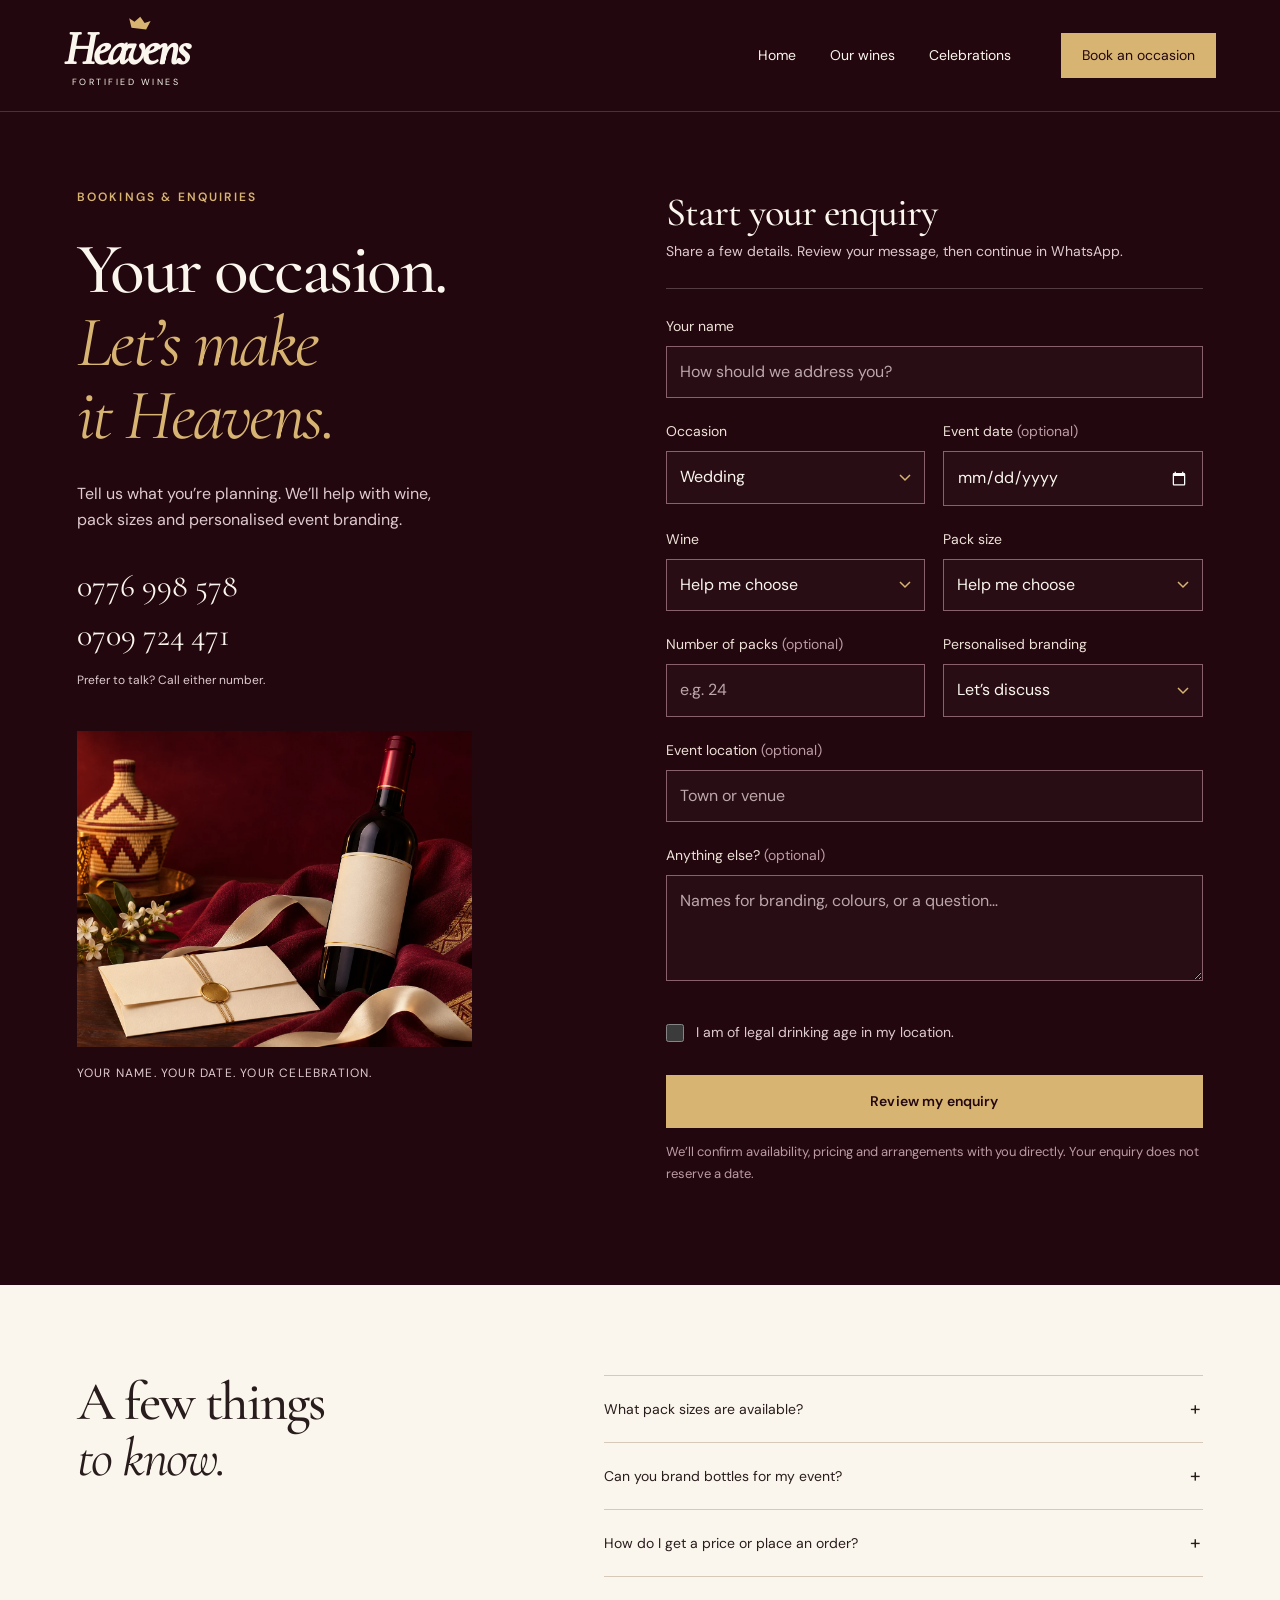
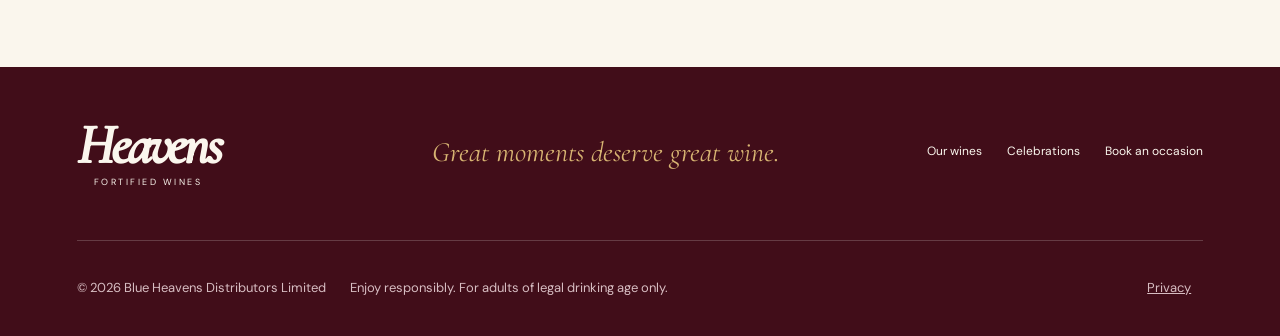
<file: heavens-wine/booking.html>
<!doctype html>
<html lang="en">
<head>
<meta charset="utf-8">
<meta name="viewport" content="width=device-width,initial-scale=1">
<meta name="theme-color" content="#410d19">
<title>Book an Occasion | Heavens Fortified Wines</title>
<meta name="description" content="Enquire about Heavens wines, pack sizes and personalised event branding with Blue Heavens Distributors Limited. Prepare and review your WhatsApp booking enquiry.">
<meta name="author" content="Blue Heavens Distributors Limited">
<meta property="og:title" content="Book an Occasion | Heavens Fortified Wines">
<meta property="og:description" content="Enquire about Heavens wines, pack sizes and personalised event branding with Blue Heavens Distributors Limited. Prepare and review your WhatsApp booking enquiry.">
<meta property="og:type" content="website">
<meta property="og:url" content="https://zorah11.github.io/heavens-wine/booking.html">
<meta property="og:image" content="https://zorah11.github.io/heavens-wine/assets/hero-table.webp">
<link rel="canonical" href="https://zorah11.github.io/heavens-wine/booking.html">
<link rel="icon" href="assets/favicon.svg" type="image/svg+xml">
<link rel="stylesheet" href="assets/fonts.css">
<link rel="stylesheet" href="style.css">
<link rel="stylesheet" href="pages.css">

<script src="app.js" defer></script>
</head>
<body class="inner-page">
<a class="skip-link" href="#main">Skip to content</a>
<header class="site-header">
<a class="wordmark" href="index.html" aria-label="Heavens Fortified Wines home"><svg class="crown" viewBox="0 0 44 24" fill="currentColor" aria-hidden="true"><path d="m3 6 10 5 9-10 9 10 10-5-6 16H9L3 6Z"/></svg><span>Heavens</span><small>FORTIFIED WINES</small></a>
<button class="menu-toggle" type="button" aria-label="Open navigation" aria-expanded="false" aria-controls="main-nav"><span></span><span></span></button>
<nav id="main-nav" aria-label="Main navigation"><a href="index.html">Home</a><a href="wines.html">Our wines</a><a href="celebrations.html">Celebrations</a><a href="booking.html" class="nav-book" aria-current="page">Book an occasion</a></nav>
</header>
<main id="main">
<section class="booking booking-page section-pad" id="booking" aria-labelledby="page-title">
<div class="booking-intro"><p class="eyebrow">BOOKINGS & ENQUIRIES</p><h1 id="page-title">Your occasion.<br><em>Let’s make<br>it Heavens.</em></h1><p>Tell us what you’re planning. We’ll help with wine, pack sizes and personalised event branding.</p><div class="phone-list"><a href="tel:+256776998578">0776 998 578</a><a href="tel:+256709724471">0709 724 471</a></div><p class="small-note">Prefer to talk? Call either number.</p><figure class="booking-photo"><img src="assets/personalise.webp" alt="Personalised branding inspiration: a wine bottle beside an invitation and ribbon" width="1536" height="1024" loading="lazy"><figcaption>YOUR NAME. YOUR DATE. YOUR CELEBRATION.</figcaption></figure></div>
<form id="booking-form" class="booking-form">
<div class="form-heading"><h2>Start your enquiry</h2><p>Share a few details. Review your message, then continue in WhatsApp.</p></div>
<noscript><p class="form-status">Please enable JavaScript to prepare your enquiry, or call either number shown on this page.</p></noscript>
<label for="customer-name">Your name</label><input id="customer-name" name="name" autocomplete="name" placeholder="How should we address you?" maxlength="100" required>
<div class="form-row"><div><label for="occasion">Occasion</label><select id="occasion" name="occasion"><option>Wedding</option><option>Introduction</option><option>Kuhingira</option><option>Birthday</option><option>Graduation</option><option>Wine order</option><option>Other occasion</option></select></div><div><label for="event-date">Event date <span>(optional)</span></label><input id="event-date" name="date" type="date"></div></div>
<div class="form-row"><div><label for="wine-choice">Wine</label><select id="wine-choice" name="wine"><option>Help me choose</option><option>Heavens Classic</option><option>Heavens Chocolate</option></select></div><div><label for="pack-size">Pack size</label><select id="pack-size" name="size"><option>Help me choose</option><option>750 ml</option><option>1 litre</option><option>2 litres</option><option>3 litres</option><option>5 litres</option><option>10 litres</option><option>20 litres</option></select></div></div>
<div class="form-row"><div><label for="quantity">Number of packs <span>(optional)</span></label><input id="quantity" name="quantity" type="number" min="1" max="100000" step="1" inputmode="numeric" placeholder="e.g. 24"></div><div><label for="branding-choice">Personalised branding</label><select id="branding-choice" name="branding"><option>Let’s discuss</option><option>Yes, please</option><option>No, thank you</option></select></div></div>
<label for="event-location">Event location <span>(optional)</span></label><input id="event-location" name="location" autocomplete="off" placeholder="Town or venue" maxlength="150">
<label for="event-notes">Anything else? <span>(optional)</span></label><textarea id="event-notes" name="notes" rows="3" placeholder="Names for branding, colours, or a question…" maxlength="1500"></textarea>
<label class="checkbox-label"><input id="adult-confirmation" type="checkbox" required><span>I am of legal drinking age in my location.</span></label>
<button class="button button-gold" type="submit">Review my enquiry</button>
<p id="form-status" class="form-status" role="status">We’ll confirm availability, pricing and arrangements with you directly. Your enquiry does not reserve a date.</p>
<section id="booking-review" class="enquiry-review" aria-labelledby="review-title" hidden><h3 id="review-title" tabindex="-1">Your enquiry, ready to review.</h3><p>Check your details below before continuing.</p><pre id="enquiry-preview"></pre><a id="whatsapp-send" class="button button-gold" target="_blank" rel="noopener noreferrer">Continue in WhatsApp</a><button id="edit-enquiry" class="edit-enquiry" type="button">Edit my details</button><p class="form-status">WhatsApp opens only when you continue. You choose when to send the message.</p></section>
</form></section><section class="faq section-pad" aria-labelledby="faq-title"><h2 id="faq-title">A few things<br><em>to know.</em></h2><div class="faq-list"><details><summary>What pack sizes are available?</summary><p>Our advertised range includes 750 ml bottles and 1, 2, 3, 5, 10 and 20 litre packs. Contact us to confirm packaging and availability for your chosen wine.</p></details><details><summary>Can you brand bottles for my event?</summary><p>Yes. We offer event branding for weddings, introductions, birthdays, graduation parties and Kuhingira. Contact us to discuss your design, quantities and timing.</p></details><details><summary>How do I get a price or place an order?</summary><p>Call 0776 998 578 or 0709 724 471, or prepare an enquiry on our booking page. We’ll confirm pricing and fulfilment arrangements directly with you.</p></details></div></section>
</main>
<footer class="site-footer">
<a class="wordmark" href="index.html" aria-label="Heavens Fortified Wines home"><span>Heavens</span><small>FORTIFIED WINES</small></a>
<p>Great moments deserve great wine.</p>
<div class="footer-links"><a href="wines.html">Our wines</a><a href="celebrations.html">Celebrations</a><a href="booking.html">Book an occasion</a></div>
<div class="footer-bottom"><span>© <span id="year">2026</span> Blue Heavens Distributors Limited</span><span>Enjoy responsibly. For adults of legal drinking age only.</span><button type="button" class="privacy-toggle" aria-expanded="false" aria-controls="privacy-note">Privacy</button></div>
<p id="privacy-note" class="privacy-note" hidden>This site does not store your enquiry or use analytics cookies. The booking form prepares a WhatsApp message; WhatsApp opens only when you choose to continue. Its privacy policy applies when you use that service.</p>
</footer>
</body>
</html>
</file>
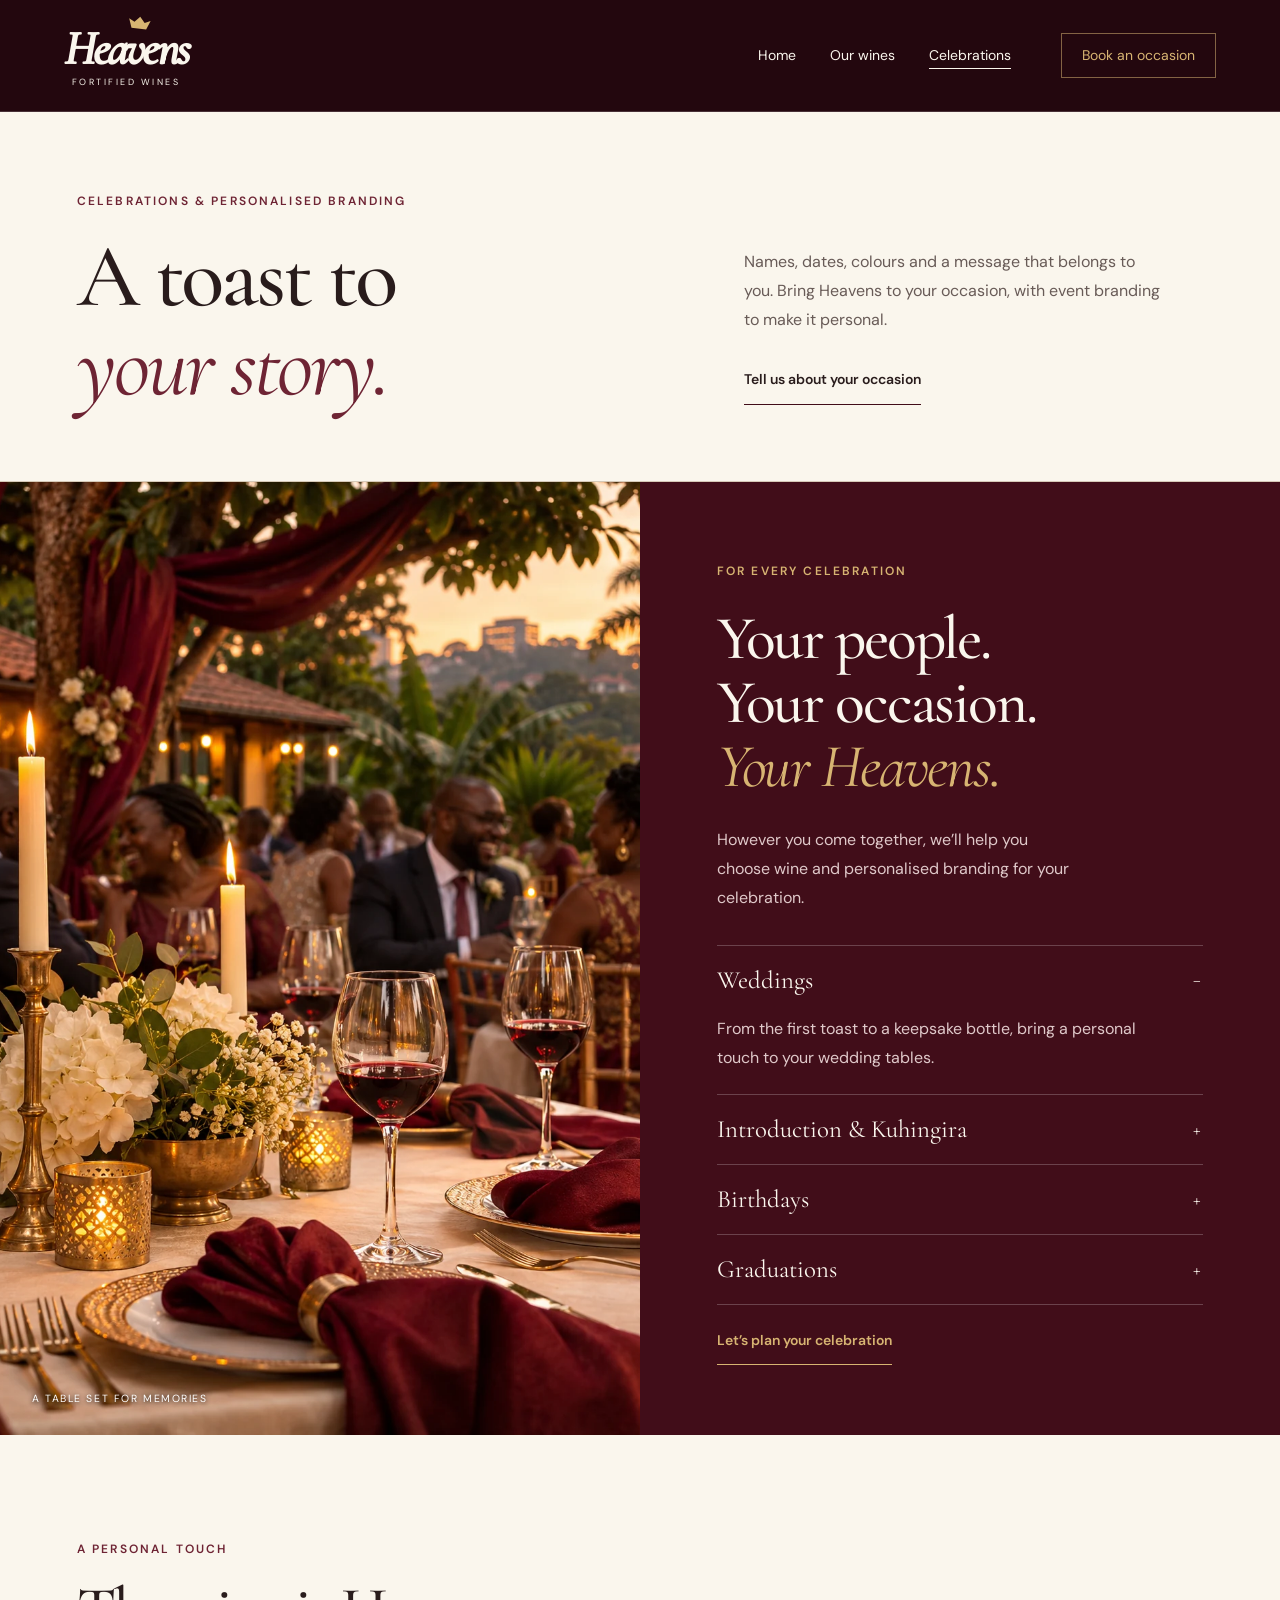
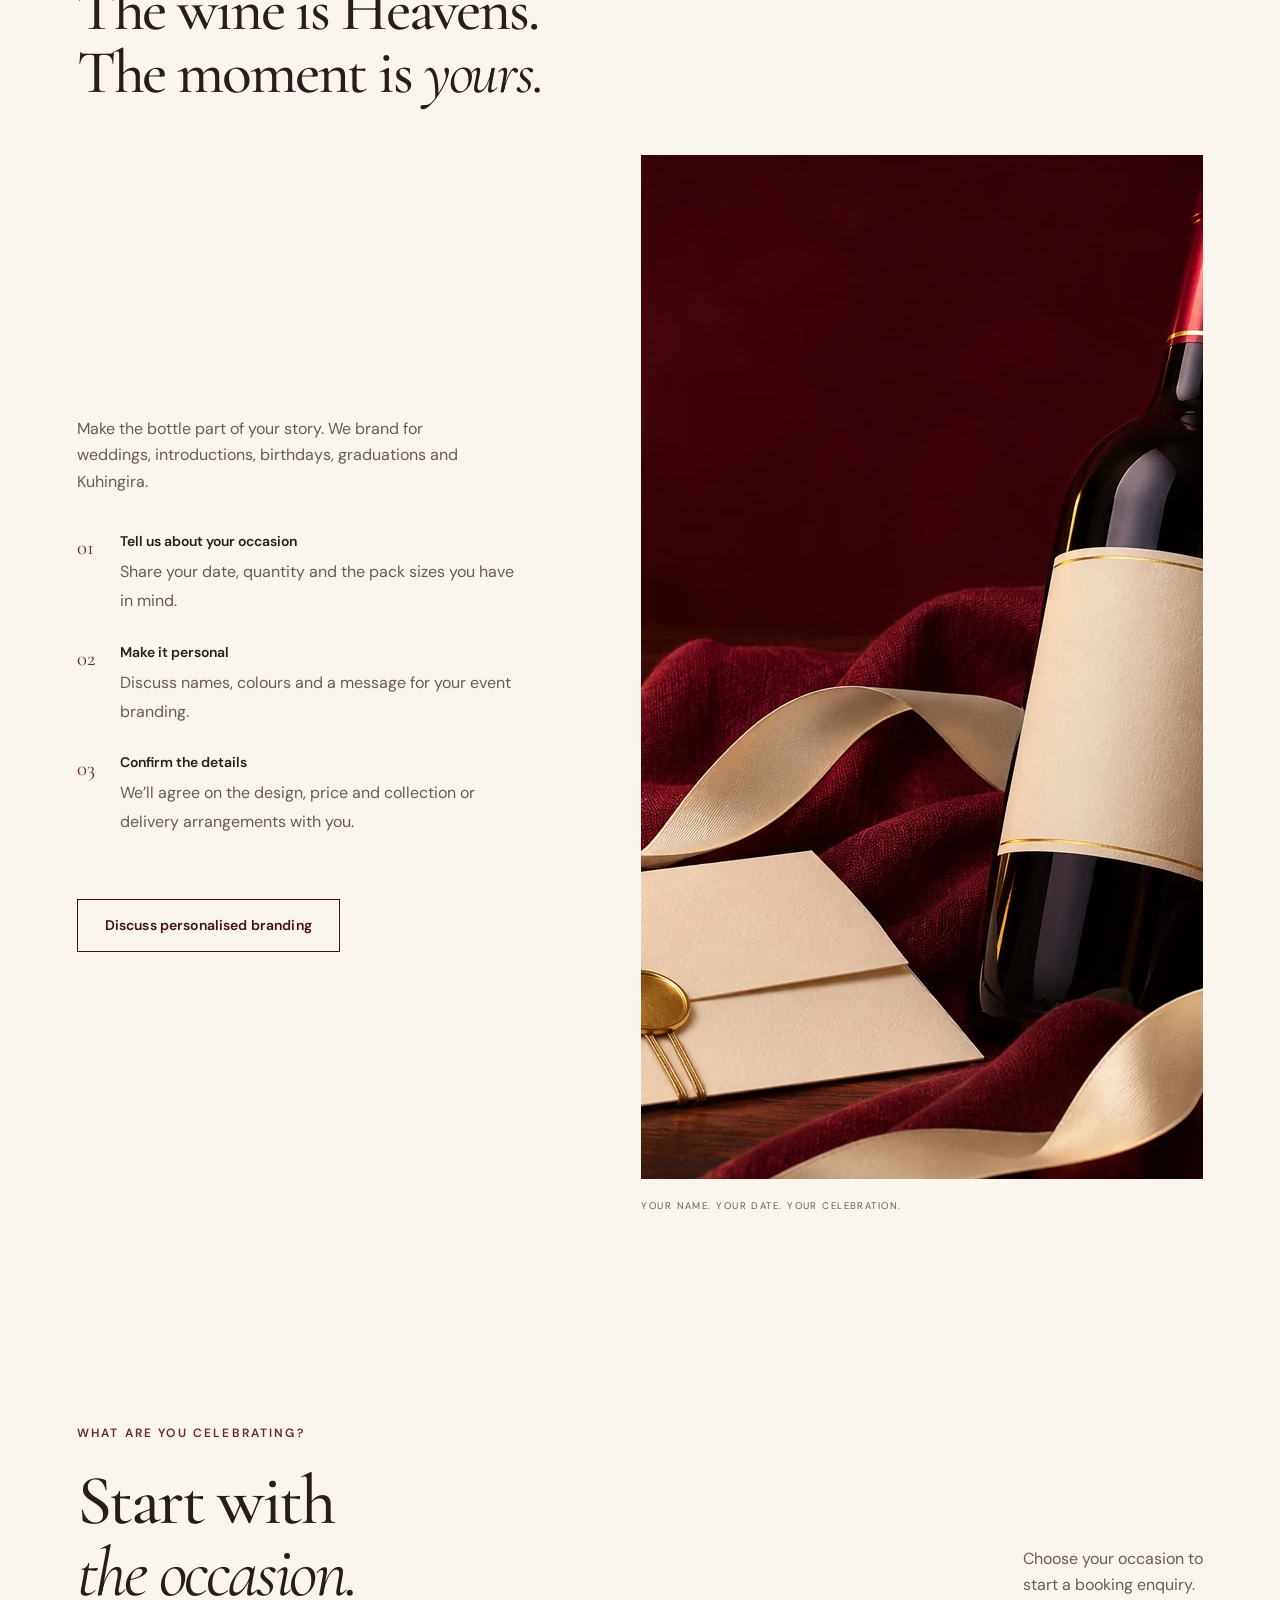
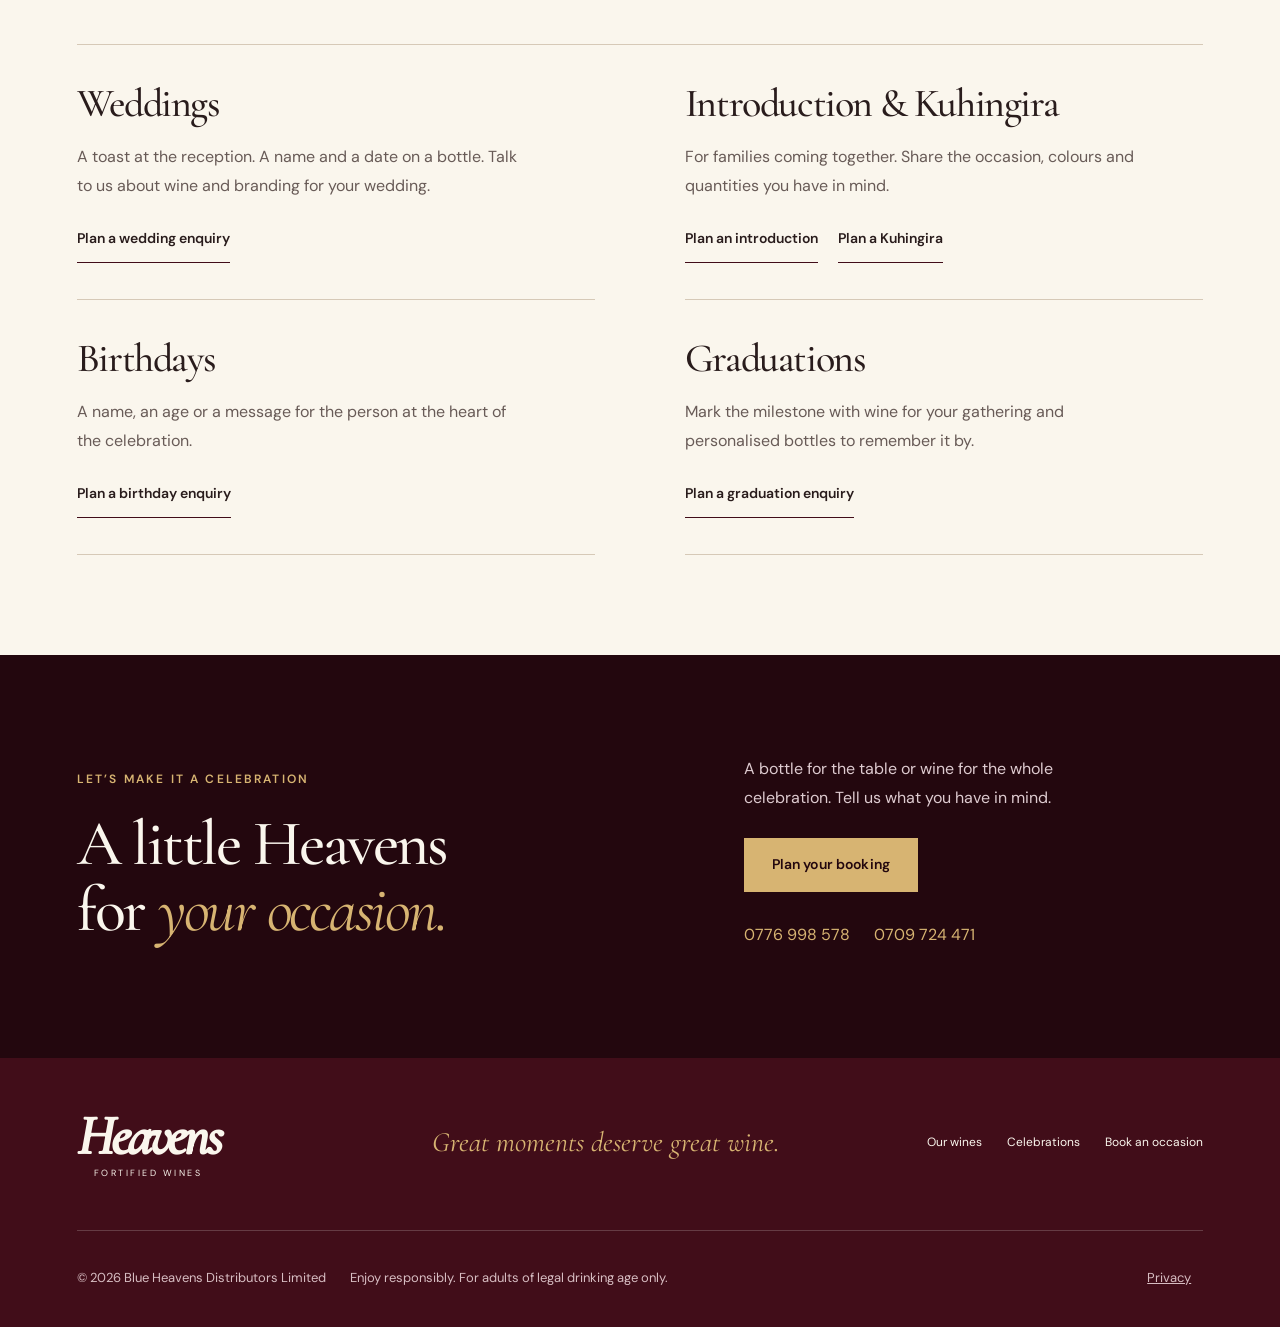
<file: heavens-wine/celebrations.html>
<!doctype html>
<html lang="en">
<head>
<meta charset="utf-8">
<meta name="viewport" content="width=device-width,initial-scale=1">
<meta name="theme-color" content="#410d19">
<title>Celebrations &amp; Branding | Heavens Fortified Wines</title>
<meta name="description" content="Plan Heavens wine and personalised bottle branding for weddings, introductions, birthdays, graduations and Kuhingira. Tell us about your occasion.">
<meta name="author" content="Blue Heavens Distributors Limited">
<meta property="og:title" content="Celebrations &amp; Branding | Heavens Fortified Wines">
<meta property="og:description" content="Plan Heavens wine and personalised bottle branding for weddings, introductions, birthdays, graduations and Kuhingira. Tell us about your occasion.">
<meta property="og:type" content="website">
<meta property="og:url" content="https://zorah11.github.io/heavens-wine/celebrations.html">
<meta property="og:image" content="https://zorah11.github.io/heavens-wine/assets/hero-table.webp">
<link rel="canonical" href="https://zorah11.github.io/heavens-wine/celebrations.html">
<link rel="icon" href="assets/favicon.svg" type="image/svg+xml">
<link rel="stylesheet" href="assets/fonts.css">
<link rel="stylesheet" href="style.css">
<link rel="stylesheet" href="pages.css">

<script src="app.js" defer></script>
</head>
<body class="inner-page">
<a class="skip-link" href="#main">Skip to content</a>
<header class="site-header">
<a class="wordmark" href="index.html" aria-label="Heavens Fortified Wines home"><svg class="crown" viewBox="0 0 44 24" fill="currentColor" aria-hidden="true"><path d="m3 6 10 5 9-10 9 10 10-5-6 16H9L3 6Z"/></svg><span>Heavens</span><small>FORTIFIED WINES</small></a>
<button class="menu-toggle" type="button" aria-label="Open navigation" aria-expanded="false" aria-controls="main-nav"><span></span><span></span></button>
<nav id="main-nav" aria-label="Main navigation"><a href="index.html">Home</a><a href="wines.html">Our wines</a><a href="celebrations.html" aria-current="page">Celebrations</a><a href="booking.html" class="nav-book">Book an occasion</a></nav>
</header>
<main id="main">
<section class="page-intro section-pad" aria-labelledby="page-title"><div><p class="eyebrow">CELEBRATIONS & PERSONALISED BRANDING</p><h1 id="page-title">A toast to<br><em>your story.</em></h1></div><div><p>Names, dates, colours and a message that belongs to you. Bring Heavens to your occasion, with event branding to make it personal.</p><a class="text-link" href="booking.html">Tell us about your occasion</a></div></section><section class="celebrations" id="celebrations" aria-labelledby="celebration-title"><figure class="celebration-image"><img src="assets/celebration.webp" alt="Celebration inspiration: an elegant candlelit wedding reception table" width="1024" height="1280" loading="lazy"><figcaption>A TABLE SET FOR MEMORIES</figcaption></figure><div class="celebration-copy"><p class="eyebrow">FOR EVERY CELEBRATION</p><h2 id="celebration-title">Your people.<br>Your occasion.<br><em>Your Heavens.</em></h2><p>However you come together, we’ll help you choose wine and personalised branding for your celebration.</p><div class="occasion-list">
<details open><summary>Weddings</summary><p>From the first toast to a keepsake bottle, bring a personal touch to your wedding tables.</p></details>
<details><summary>Introduction & Kuhingira</summary><p>Celebrate families coming together, with bottle branding made for your introduction or Kuhingira.</p></details>
<details><summary>Birthdays</summary><p>Add a name, a date or a message to make a birthday gathering feel even more personal.</p></details>
<details><summary>Graduations</summary><p>Mark the milestone with personalised bottles for your graduation celebration.</p></details>
</div><a class="text-link light" href="booking.html">Let’s plan your celebration</a></div></section><section class="personalise section-pad" id="personalise" aria-labelledby="personal-title"><div class="personal-heading"><p class="eyebrow">A PERSONAL TOUCH</p><h2 id="personal-title">The wine is Heavens.<br>The moment is <em>yours.</em></h2></div><div class="personal-layout"><div class="personal-copy"><p>Make the bottle part of your story. We brand for weddings, introductions, birthdays, graduations and Kuhingira.</p><ol class="branding-steps"><li><h3>Tell us about your occasion</h3><p>Share your date, quantity and the pack sizes you have in mind.</p></li><li><h3>Make it personal</h3><p>Discuss names, colours and a message for your event branding.</p></li><li><h3>Confirm the details</h3><p>We’ll agree on the design, price and collection or delivery arrangements with you.</p></li></ol><a class="button button-outline" href="booking.html?branding=Yes%2C+please">Discuss personalised branding</a></div><figure class="personal-image"><img src="assets/personalise.webp" alt="Branding inspiration: a wine bottle with a blank ivory label beside an invitation and ribbon" width="1536" height="1024" loading="lazy"><figcaption>YOUR NAME. YOUR DATE. YOUR CELEBRATION.</figcaption></figure></div></section><section class="occasion-directory section-pad" aria-labelledby="occasion-title"><div class="section-heading"><div><p class="eyebrow">WHAT ARE YOU CELEBRATING?</p><h2 id="occasion-title">Start with<br><em>the occasion.</em></h2></div><p>Choose your occasion to<br>start a booking enquiry.</p></div><div class="occasion-grid">
<article><h3>Weddings</h3><p>A toast at the reception. A name and a date on a bottle. Talk to us about wine and branding for your wedding.</p><a class="text-link" href="booking.html?occasion=Wedding&amp;branding=Yes%2C+please">Plan a wedding enquiry</a></article>
<article><h3>Introduction & Kuhingira</h3><p>For families coming together. Share the occasion, colours and quantities you have in mind.</p><a class="text-link" href="booking.html?occasion=Introduction&amp;branding=Yes%2C+please">Plan an introduction</a><a class="text-link" href="booking.html?occasion=Kuhingira&amp;branding=Yes%2C+please">Plan a Kuhingira</a></article>
<article><h3>Birthdays</h3><p>A name, an age or a message for the person at the heart of the celebration.</p><a class="text-link" href="booking.html?occasion=Birthday&amp;branding=Yes%2C+please">Plan a birthday enquiry</a></article>
<article><h3>Graduations</h3><p>Mark the milestone with wine for your gathering and personalised bottles to remember it by.</p><a class="text-link" href="booking.html?occasion=Graduation&amp;branding=Yes%2C+please">Plan a graduation enquiry</a></article>
</div></section><section class="booking-invitation section-pad" id="booking" aria-labelledby="invitation-title">
<div><p class="eyebrow">LET’S MAKE IT A CELEBRATION</p><h2 id="invitation-title">A little Heavens<br>for <em>your occasion.</em></h2></div>
<div class="invitation-copy"><p>A bottle for the table or wine for the whole celebration. Tell us what you have in mind.</p><a class="button button-gold" href="booking.html">Plan your booking</a><div class="invitation-phones"><a href="tel:+256776998578">0776 998 578</a><a href="tel:+256709724471">0709 724 471</a></div></div>
</section>
</main>
<footer class="site-footer">
<a class="wordmark" href="index.html" aria-label="Heavens Fortified Wines home"><span>Heavens</span><small>FORTIFIED WINES</small></a>
<p>Great moments deserve great wine.</p>
<div class="footer-links"><a href="wines.html">Our wines</a><a href="celebrations.html">Celebrations</a><a href="booking.html">Book an occasion</a></div>
<div class="footer-bottom"><span>© <span id="year">2026</span> Blue Heavens Distributors Limited</span><span>Enjoy responsibly. For adults of legal drinking age only.</span><button type="button" class="privacy-toggle" aria-expanded="false" aria-controls="privacy-note">Privacy</button></div>
<p id="privacy-note" class="privacy-note" hidden>This site does not store your enquiry or use analytics cookies. The booking form prepares a WhatsApp message; WhatsApp opens only when you choose to continue. Its privacy policy applies when you use that service.</p>
</footer>
</body>
</html>
</file>
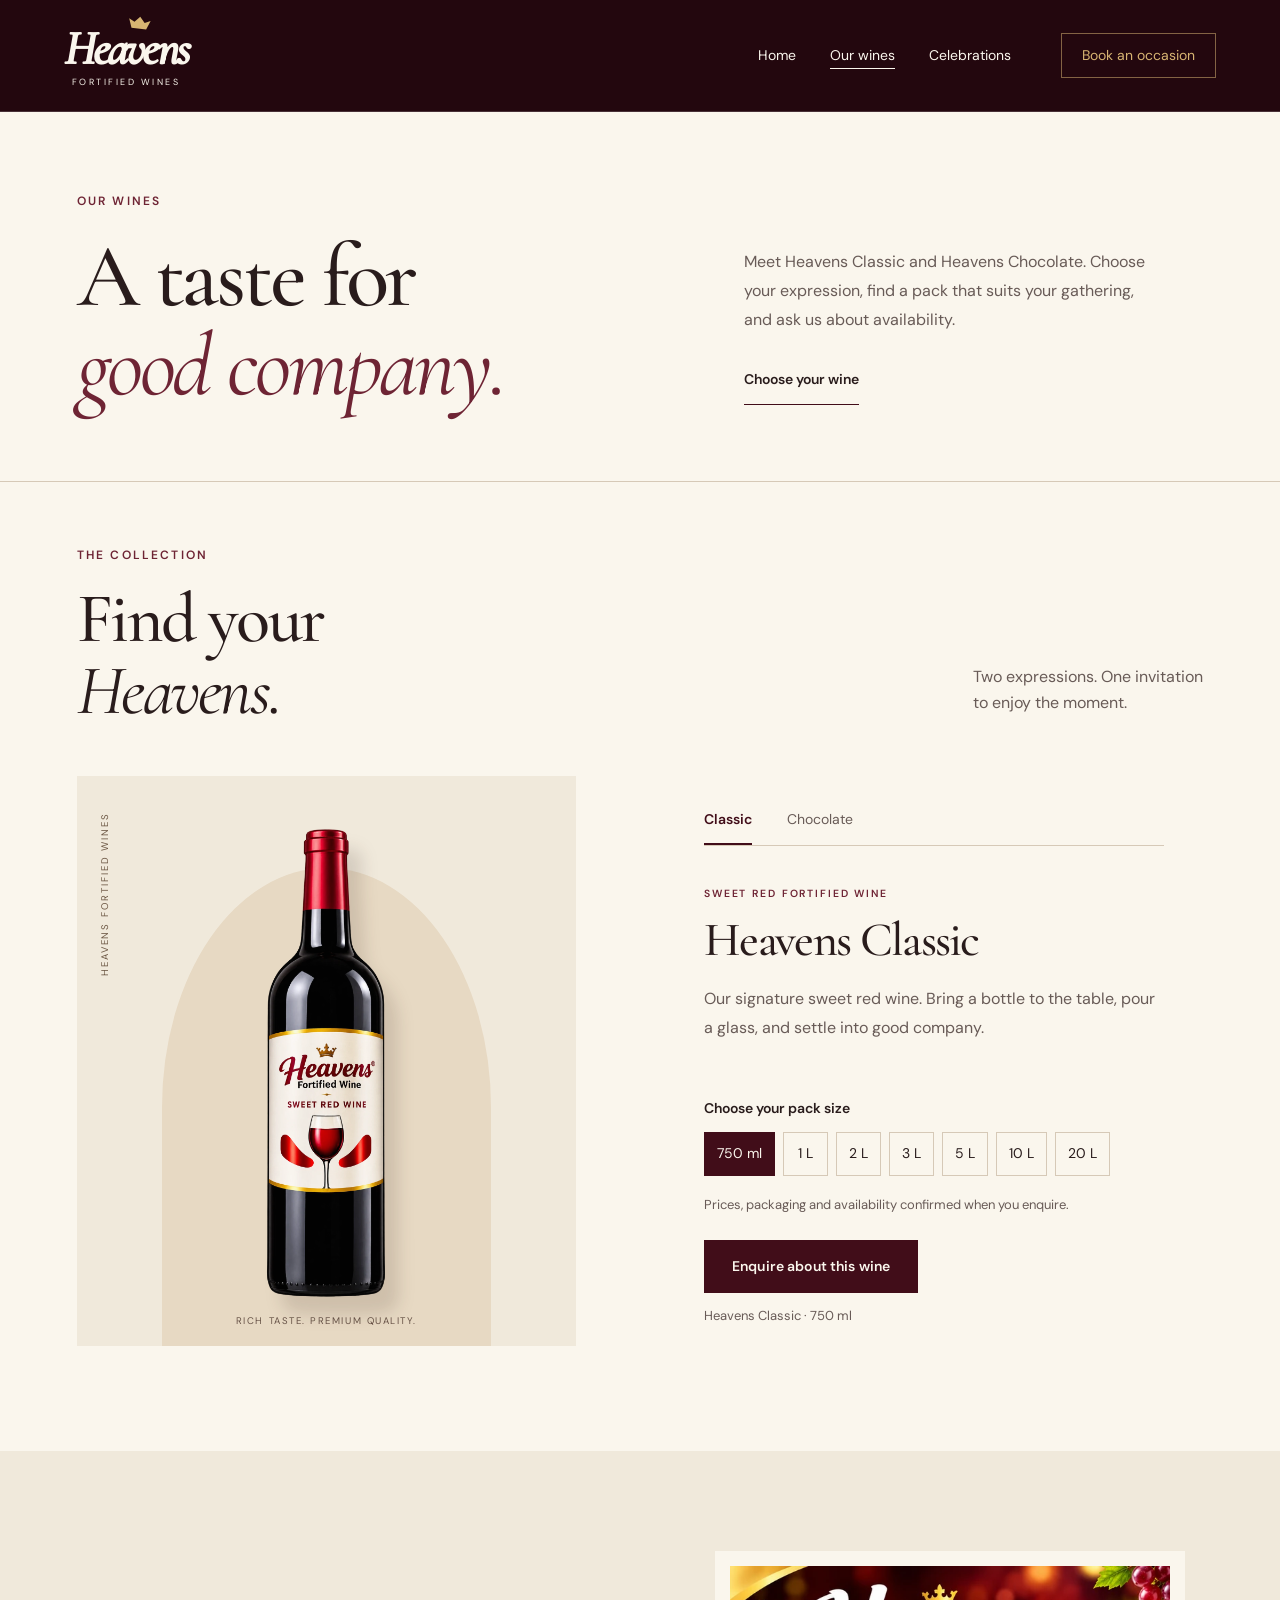
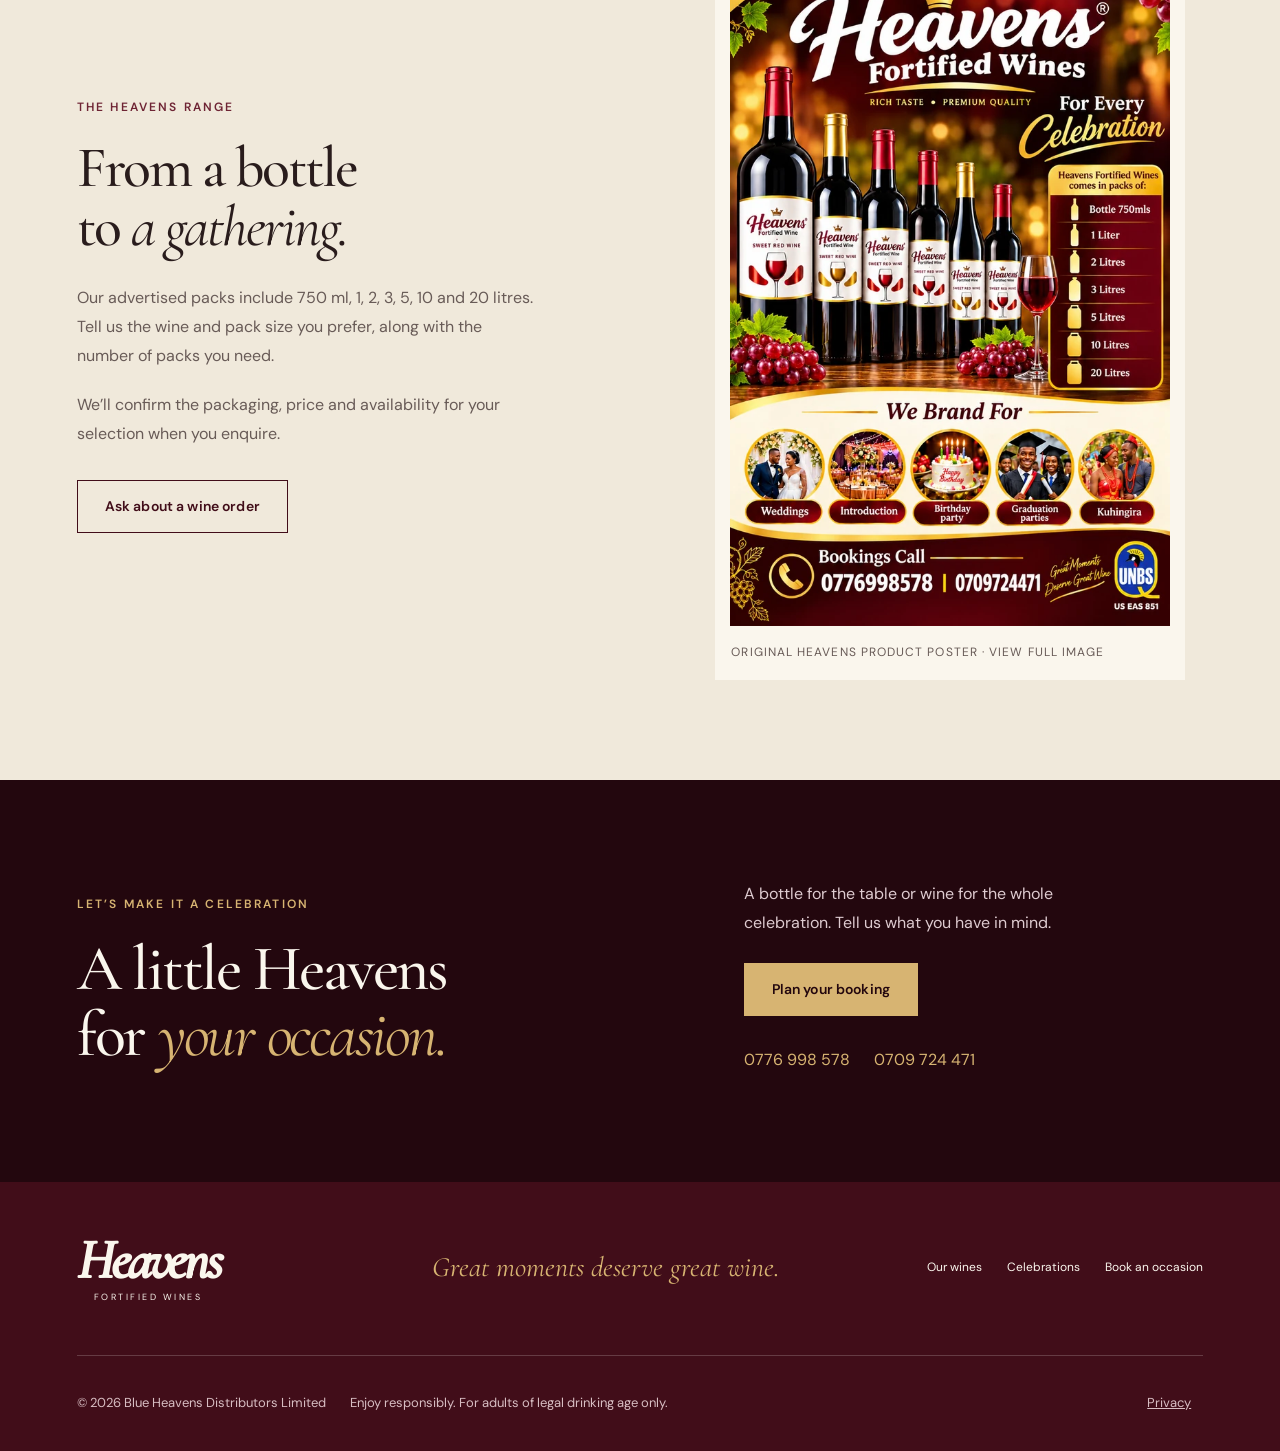
<file: heavens-wine/wines.html>
<!doctype html>
<html lang="en">
<head>
<meta charset="utf-8">
<meta name="viewport" content="width=device-width,initial-scale=1">
<meta name="theme-color" content="#410d19">
<title>Our Wines | Heavens Fortified Wines</title>
<meta name="description" content="Explore Heavens Classic and Chocolate sweet red fortified wines. Choose 750 ml, 1, 2, 3, 5, 10 or 20 litre packs and prepare a booking enquiry.">
<meta name="author" content="Blue Heavens Distributors Limited">
<meta property="og:title" content="Our Wines | Heavens Fortified Wines">
<meta property="og:description" content="Explore Heavens Classic and Chocolate sweet red fortified wines. Choose 750 ml, 1, 2, 3, 5, 10 or 20 litre packs and prepare a booking enquiry.">
<meta property="og:type" content="website">
<meta property="og:url" content="https://zorah11.github.io/heavens-wine/wines.html">
<meta property="og:image" content="https://zorah11.github.io/heavens-wine/assets/hero-table.webp">
<link rel="canonical" href="https://zorah11.github.io/heavens-wine/wines.html">
<link rel="icon" href="assets/favicon.svg" type="image/svg+xml">
<link rel="stylesheet" href="assets/fonts.css">
<link rel="stylesheet" href="style.css">
<link rel="stylesheet" href="pages.css">

<script src="app.js" defer></script>
</head>
<body class="inner-page">
<a class="skip-link" href="#main">Skip to content</a>
<header class="site-header">
<a class="wordmark" href="index.html" aria-label="Heavens Fortified Wines home"><svg class="crown" viewBox="0 0 44 24" fill="currentColor" aria-hidden="true"><path d="m3 6 10 5 9-10 9 10 10-5-6 16H9L3 6Z"/></svg><span>Heavens</span><small>FORTIFIED WINES</small></a>
<button class="menu-toggle" type="button" aria-label="Open navigation" aria-expanded="false" aria-controls="main-nav"><span></span><span></span></button>
<nav id="main-nav" aria-label="Main navigation"><a href="index.html">Home</a><a href="wines.html" aria-current="page">Our wines</a><a href="celebrations.html">Celebrations</a><a href="booking.html" class="nav-book">Book an occasion</a></nav>
</header>
<main id="main">
<section class="page-intro section-pad" aria-labelledby="page-title"><div><p class="eyebrow">OUR WINES</p><h1 id="page-title">A taste for<br><em>good company.</em></h1></div><div><p>Meet Heavens Classic and Heavens Chocolate. Choose your expression, find a pack that suits your gathering, and ask us about availability.</p><a class="text-link" href="#wines">Choose your wine</a></div></section><section class="collection section-pad" id="wines" aria-labelledby="wine-title">
<div class="section-heading"><div><p class="eyebrow">THE COLLECTION</p><h2 id="wine-title">Find your<br><em>Heavens.</em></h2></div><p>Two expressions. One invitation<br>to enjoy the moment.</p></div>
<div class="wine-layout">
<div class="wine-stage"><div class="wine-arch" aria-hidden="true"></div><span class="stage-side">HEAVENS FORTIFIED WINES</span><img id="product-image" src="assets/bottle-classic.webp" alt="Heavens Classic sweet red fortified wine" width="512" height="1024" loading="lazy"><span class="stage-note">RICH TASTE. PREMIUM QUALITY.</span></div>
<div class="wine-details">
<div class="product-tabs" role="tablist" aria-label="Choose a wine"><button id="classic-tab" type="button" role="tab" aria-selected="true" aria-controls="product-panel" data-product="classic">Classic</button><button id="chocolate-tab" type="button" role="tab" aria-selected="false" aria-controls="product-panel" tabindex="-1" data-product="chocolate">Chocolate</button></div>
<div id="product-panel" role="tabpanel" aria-labelledby="classic-tab" tabindex="0"><p class="eyebrow wine-category">SWEET RED FORTIFIED WINE</p><h3 id="product-name">Heavens Classic</h3><p id="product-description">Our signature sweet red wine. Bring a bottle to the table, pour a glass, and settle into good company.</p></div>
<div class="pack-picker"><p id="pack-label">Choose your pack size</p><div class="size-options" role="group" aria-labelledby="pack-label"><button type="button" data-size="750 ml" aria-pressed="true">750 ml</button><button type="button" data-size="1 litre" aria-pressed="false">1 L</button><button type="button" data-size="2 litres" aria-pressed="false">2 L</button><button type="button" data-size="3 litres" aria-pressed="false">3 L</button><button type="button" data-size="5 litres" aria-pressed="false">5 L</button><button type="button" data-size="10 litres" aria-pressed="false">10 L</button><button type="button" data-size="20 litres" aria-pressed="false">20 L</button></div></div>
<p class="availability">Prices, packaging and availability confirmed when you enquire.</p>
<a id="wine-enquiry" class="button button-wine" href="booking.html?wine=classic&amp;size=750+ml&amp;occasion=Wine+order">Enquire about this wine</a><p class="selected-wine" id="selected-wine" aria-live="polite">Heavens Classic · 750 ml</p>
</div></div>
</section><section class="brand-story range-artwork section-pad" aria-labelledby="range-title"><div class="brand-story-copy"><p class="eyebrow">THE HEAVENS RANGE</p><h2 id="range-title">From a bottle<br>to <em>a gathering.</em></h2><p>Our advertised packs include 750 ml, 1, 2, 3, 5, 10 and 20 litres. Tell us the wine and pack size you prefer, along with the number of packs you need.</p><p>We’ll confirm the packaging, price and availability for your selection when you enquire.</p><a class="button button-outline" href="booking.html?occasion=Wine+order">Ask about a wine order</a></div><figure class="poster-frame"><a href="assets/heavens-original-poster.webp" target="_blank" rel="noopener" aria-label="View the full Heavens product poster"><img src="assets/heavens-original-poster.webp" srcset="assets/heavens-original-poster-small.webp 640w, assets/heavens-original-poster.webp 1400w" sizes="(max-width: 767px) calc(100vw - 48px), 38vw" alt="Original Heavens Fortified Wines poster showing the wine range, seven pack sizes and event branding services" width="1400" height="2100" loading="lazy"></a><figcaption>ORIGINAL HEAVENS PRODUCT POSTER · VIEW FULL IMAGE</figcaption></figure></section><section class="booking-invitation section-pad" id="booking" aria-labelledby="invitation-title">
<div><p class="eyebrow">LET’S MAKE IT A CELEBRATION</p><h2 id="invitation-title">A little Heavens<br>for <em>your occasion.</em></h2></div>
<div class="invitation-copy"><p>A bottle for the table or wine for the whole celebration. Tell us what you have in mind.</p><a class="button button-gold" href="booking.html">Plan your booking</a><div class="invitation-phones"><a href="tel:+256776998578">0776 998 578</a><a href="tel:+256709724471">0709 724 471</a></div></div>
</section>
</main>
<footer class="site-footer">
<a class="wordmark" href="index.html" aria-label="Heavens Fortified Wines home"><span>Heavens</span><small>FORTIFIED WINES</small></a>
<p>Great moments deserve great wine.</p>
<div class="footer-links"><a href="wines.html">Our wines</a><a href="celebrations.html">Celebrations</a><a href="booking.html">Book an occasion</a></div>
<div class="footer-bottom"><span>© <span id="year">2026</span> Blue Heavens Distributors Limited</span><span>Enjoy responsibly. For adults of legal drinking age only.</span><button type="button" class="privacy-toggle" aria-expanded="false" aria-controls="privacy-note">Privacy</button></div>
<p id="privacy-note" class="privacy-note" hidden>This site does not store your enquiry or use analytics cookies. The booking form prepares a WhatsApp message; WhatsApp opens only when you choose to continue. Its privacy policy applies when you use that service.</p>
</footer>
</body>
</html>
</file>
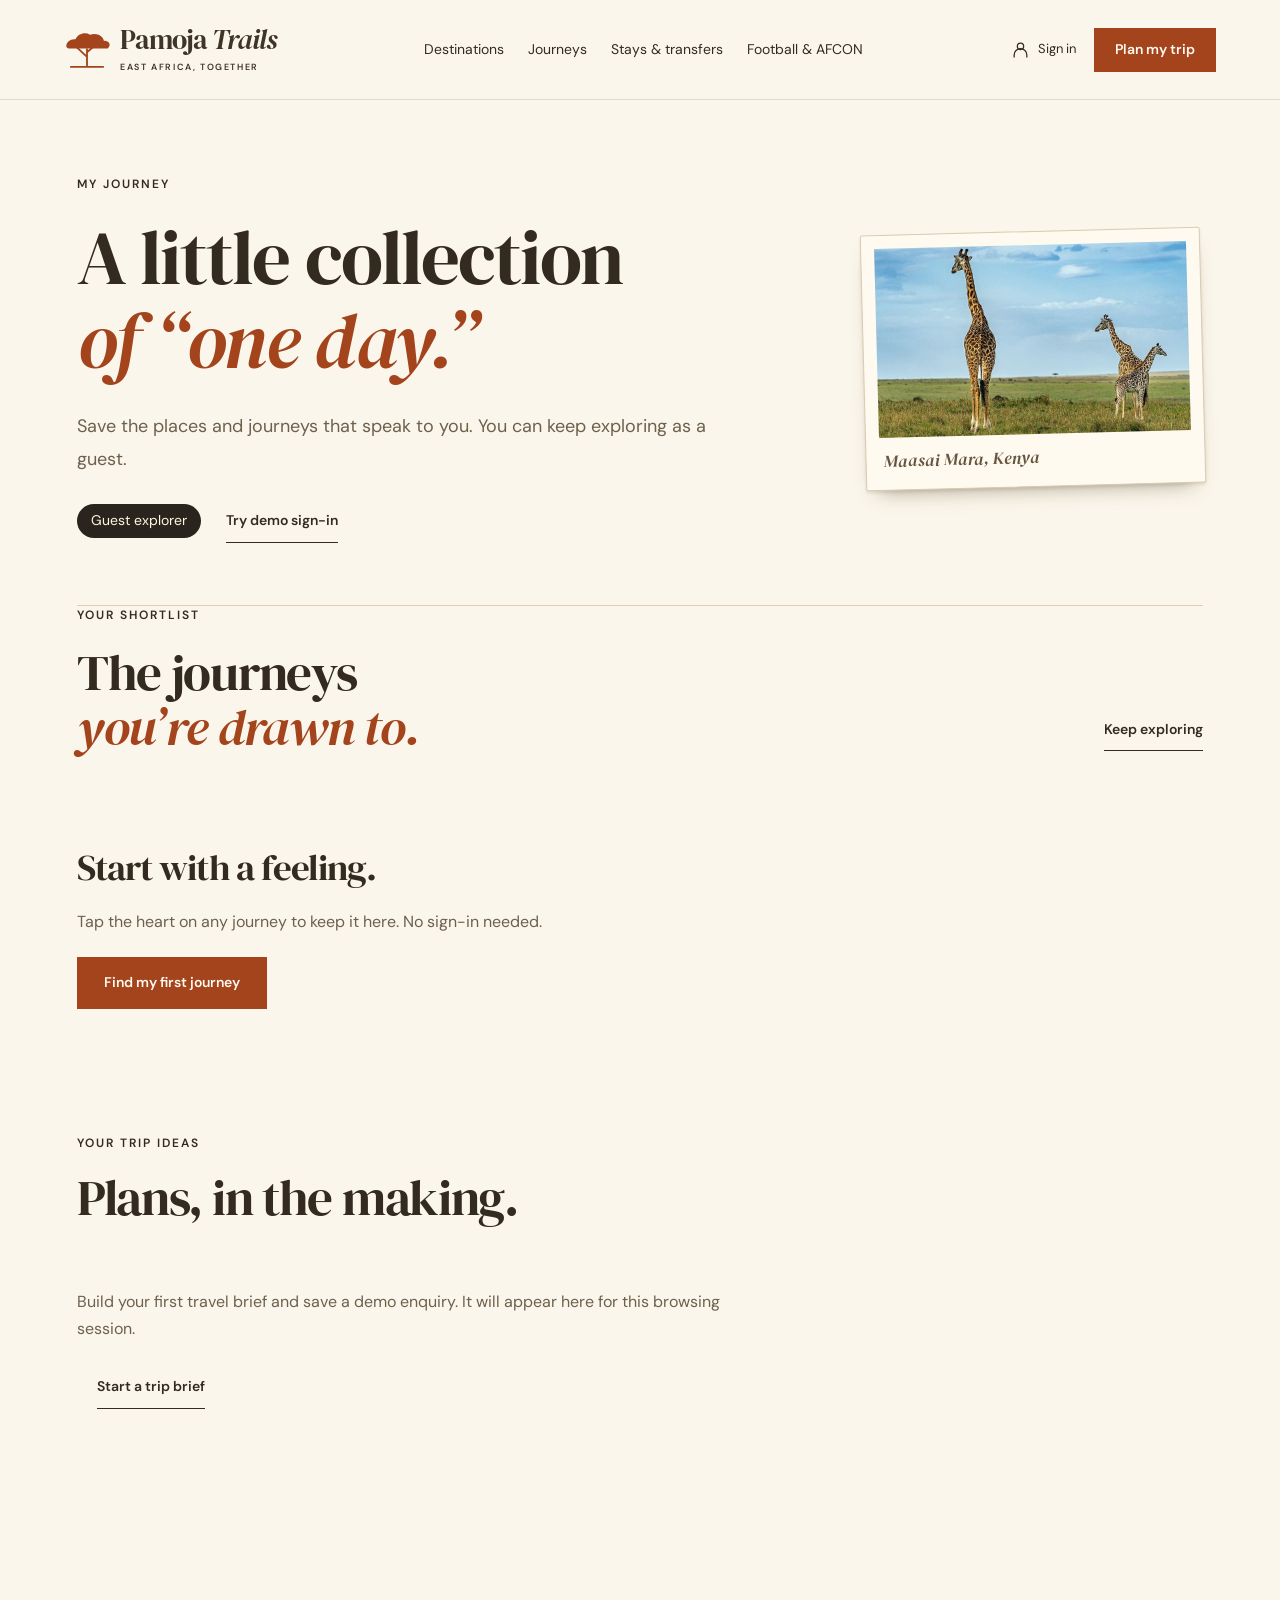
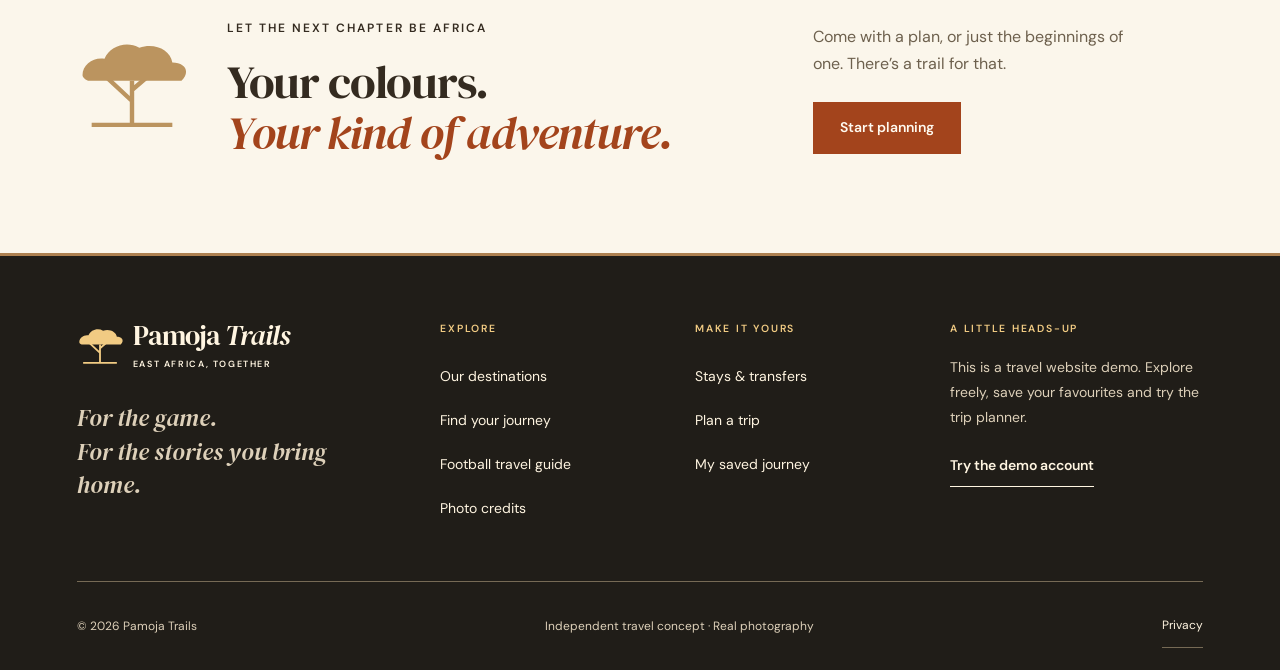
<file: pamoja-trails/account.html>
<!doctype html><html lang="en"><head><meta charset="utf-8"><meta name="viewport" content="width=device-width,initial-scale=1"><meta name="theme-color" content="#faf3de"><title>My journey | Pamoja Trails</title><meta name="description" content="Keep your favourite Pamoja Trails journeys together and review your saved demo travel briefs. Browsing and saving remain open to guests."><meta property="og:title" content="My journey | Pamoja Trails"><meta property="og:description" content="Keep your favourite Pamoja Trails journeys together and review your saved demo travel briefs. Browsing and saving remain open to guests."><meta property="og:type" content="website"><meta property="og:url" content="https://zorah11.github.io/pamoja-trails/account.html"><meta property="og:image" content="https://zorah11.github.io/pamoja-trails/assets/mara-lion-real.webp"><link rel="canonical" href="https://zorah11.github.io/pamoja-trails/account.html"><link rel="icon" href="assets/favicon.svg" type="image/svg+xml"><link rel="stylesheet" href="style.css"><link rel="stylesheet" href="safari-refresh.css"><script src="data.js" defer></script><script src="app.js" defer></script></head><body class="inner-page page-account"><a class="skip" href="#main">Skip to content</a><header class="site-header "><div class="header-inner"><a class="brand" href="index.html" aria-label="Pamoja Trails home"><svg viewBox="0 0 60 54" fill="none" aria-hidden="true"><path d="M30 49V25m0 11L15 22m15 8 14-12M8 49h44" stroke="currentColor" stroke-width="2.4"/><path d="M3 22c0-6 6-10 12-9 3-7 12-10 19-6 8-3 17 1 18 8 7 0 10 5 5 10H6c-2-1-3-2-3-3Z" fill="currentColor"/></svg><span>Pamoja <i>Trails</i><small>EAST AFRICA, TOGETHER</small></span></a><button class="menu-button" aria-label="Open navigation" aria-expanded="false" aria-controls="main-nav" type="button"><span></span><span></span></button><nav id="main-nav" aria-label="Main navigation"><a href="destinations.html">Destinations</a><a href="journeys.html">Journeys</a><a href="services.html">Stays & transfers</a><a class="nav-football" href="afcon.html">Football & AFCON</a><a class="mobile-plan" href="plan.html">Plan my trip</a><a class="mobile-account" href="account.html">My journey</a></nav><div class="header-actions"><a class="account-link" href="login.html" aria-label="Demo sign in" data-account-link><svg viewBox="0 0 24 24" fill="none" stroke="currentColor" stroke-width="1.6" aria-hidden="true"><circle cx="12" cy="8" r="4"/><path d="M4 22v-3a8 8 0 0 1 16 0v3"/></svg><span data-account-label>Sign in</span></a><a class="button button-small" href="plan.html">Plan my trip</a></div></div></header><main id="main"><section class="page-heading wrap print-heading"><div class="heading-copy"><p class="eyebrow">MY JOURNEY</p><h1>A little collection<br><em>of “one day.”</em></h1><p class="lead" id="account-greeting">Save the places and journeys that speak to you. You can keep exploring as a guest.</p><div class="account-state" id="account-state"><span>Guest explorer</span><a class="underlink" href="login.html">Try demo sign-in</a></div></div><figure class="travel-print heading-print"><img src="assets/kenya-giraffes-real-small.webp" width="1280" height="853" alt="A giraffe family in open grassland" decoding="async"><figcaption>Maasai Mara, Kenya</figcaption></figure></section><section class="wrap account-section"><div class="section-heading"><div><p class="eyebrow">YOUR SHORTLIST</p><h2>The journeys<br><em>you’re drawn to.</em></h2></div><a class="underlink" href="journeys.html">Keep exploring</a></div><div class="journey-grid" id="saved-journeys"></div><div class="empty-state" id="saved-empty"><h3>Start with a feeling.</h3><p>Tap the heart on any journey to keep it here. No sign-in needed.</p><a class="button" href="journeys.html">Find my first journey</a></div></section><section class="wrap account-section"><p class="eyebrow">YOUR TRIP IDEAS</p><h2>Plans, in the making.</h2><div id="saved-briefs"></div><div class="empty-state" id="briefs-empty"><p>Build your first travel brief and save a demo enquiry. It will appear here for this browsing session.</p><a class="underlink" href="plan.html">Start a trip brief</a></div></section><section class="closing wrap"><div class="closing-tree"><svg viewBox="0 0 60 54" fill="none" aria-hidden="true"><path d="M30 49V25m0 11L15 22m15 8 14-12M8 49h44" stroke="currentColor" stroke-width="2.4"/><path d="M3 22c0-6 6-10 12-9 3-7 12-10 19-6 8-3 17 1 18 8 7 0 10 5 5 10H6c-2-1-3-2-3-3Z" fill="currentColor"/></svg></div><div><p class="eyebrow">LET THE NEXT CHAPTER BE AFRICA</p><h2>Your colours.<br><em>Your kind of adventure.</em></h2></div><div><p>Come with a plan, or just the beginnings of one. There’s a trail for that.</p><a class="button" href="plan.html">Start planning</a></div></section></main><footer class="footer"><div class="footer-top"><div><a class="brand" href="index.html" aria-label="Pamoja Trails home"><svg viewBox="0 0 60 54" fill="none" aria-hidden="true"><path d="M30 49V25m0 11L15 22m15 8 14-12M8 49h44" stroke="currentColor" stroke-width="2.4"/><path d="M3 22c0-6 6-10 12-9 3-7 12-10 19-6 8-3 17 1 18 8 7 0 10 5 5 10H6c-2-1-3-2-3-3Z" fill="currentColor"/></svg><span>Pamoja <i>Trails</i><small>EAST AFRICA, TOGETHER</small></span></a><p>For the game.<br>For the stories you bring home.</p></div><div><span class="eyebrow">EXPLORE</span><a href="destinations.html">Our destinations</a><a href="journeys.html">Find your journey</a><a href="afcon.html">Football travel guide</a><a href="afcon.html#photo-credits">Photo credits</a></div><div><span class="eyebrow">MAKE IT YOURS</span><a href="services.html">Stays & transfers</a><a href="plan.html">Plan a trip</a><a href="account.html">My saved journey</a></div><div class="footer-note"><span class="eyebrow">A LITTLE HEADS-UP</span><p>This is a travel website demo. Explore freely, save your favourites and try the trip planner.</p><a class="underlink" href="login.html">Try the demo account</a></div></div><div class="footer-bottom"><p>© <span data-year>2026</span> Pamoja Trails</p><p>Independent travel concept · Real photography</p><button class="privacy-button" type="button" aria-expanded="false" aria-controls="privacy">Privacy</button></div><p id="privacy" hidden>Saved journeys stay in this browser. The optional demo sign-in and planning briefs last for this browsing session. This demo does not send bookings, process payments or create real accounts. No analytics or external font requests are used.</p></footer><p class="toast" role="status" id="toast" aria-live="polite"></p></body></html>
</file>
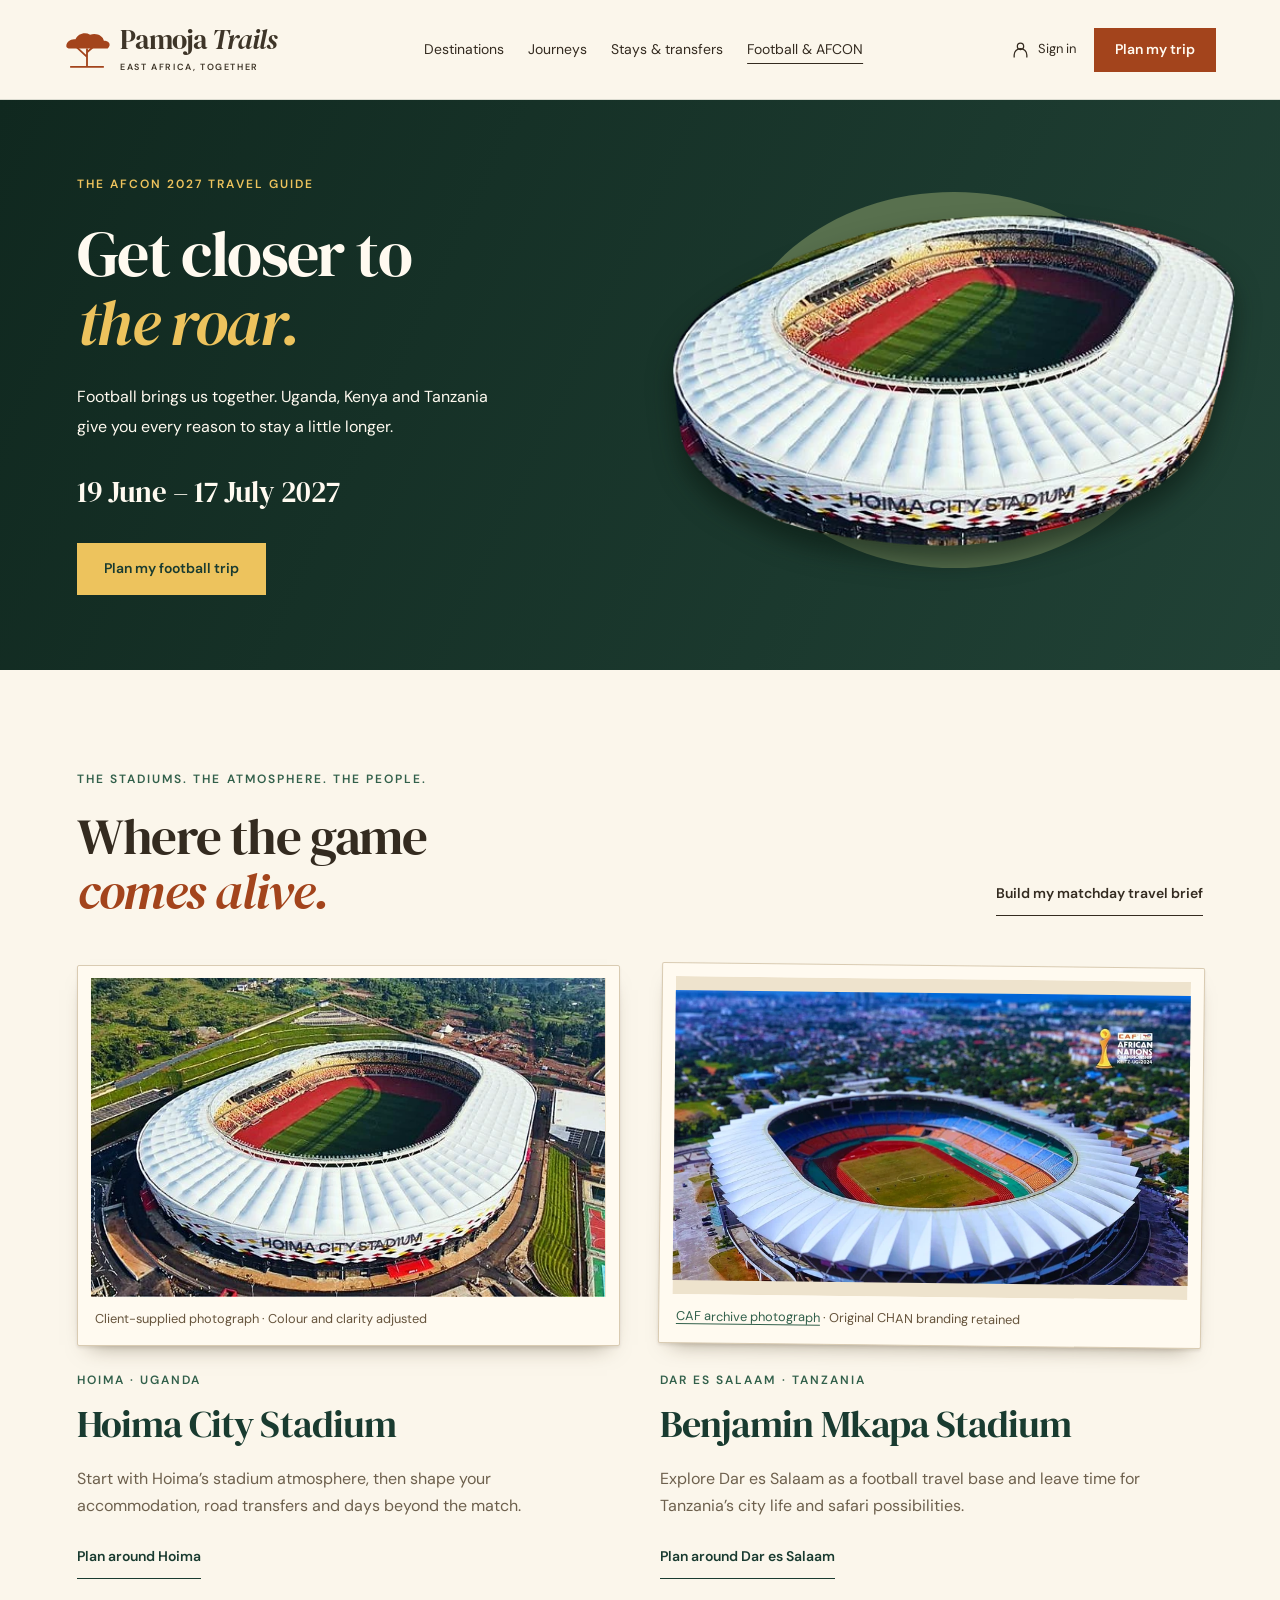
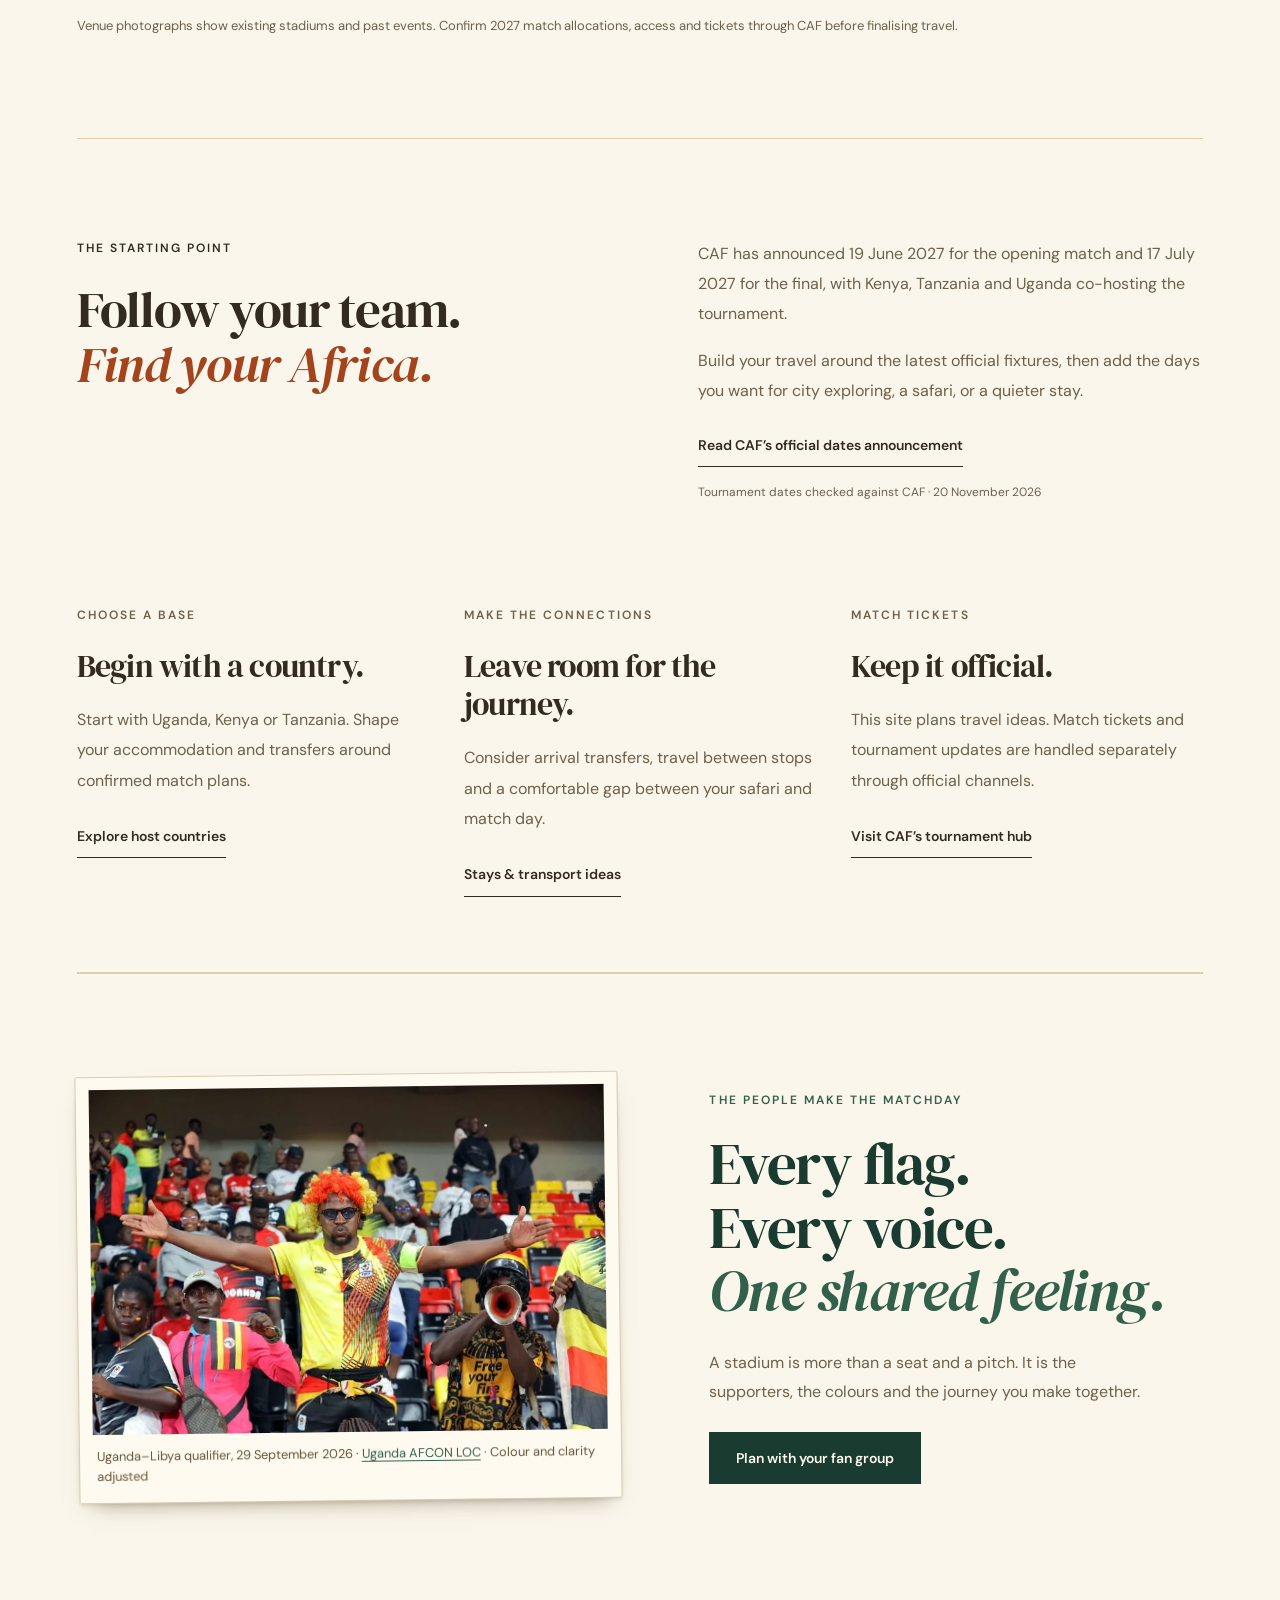
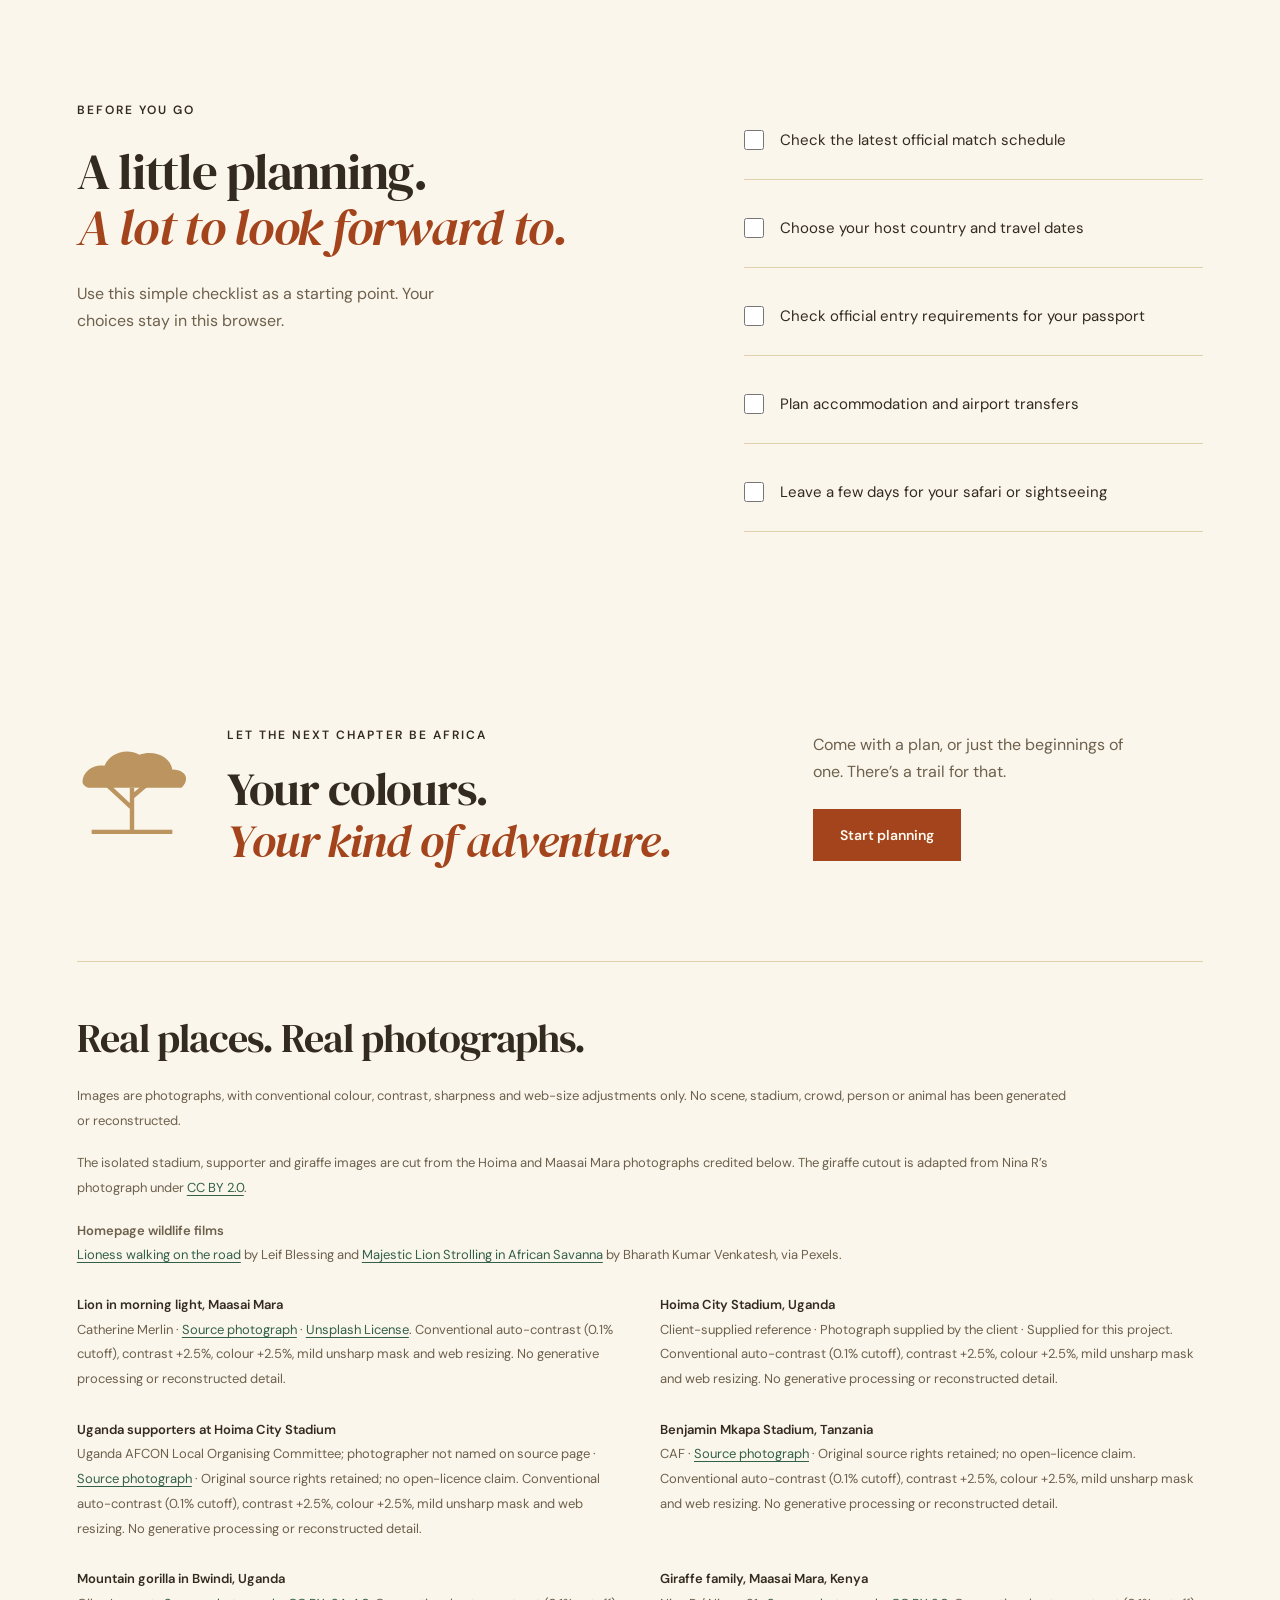
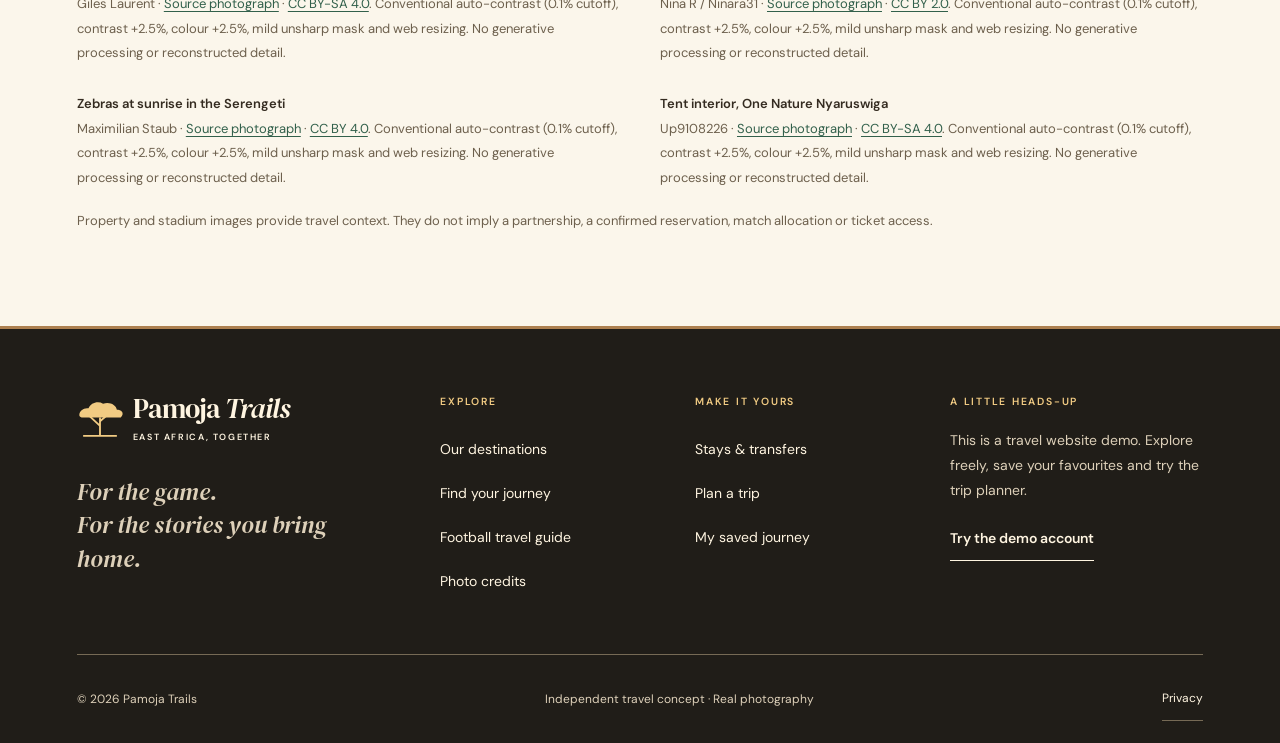
<file: pamoja-trails/afcon.html>
<!doctype html><html lang="en"><head><meta charset="utf-8"><meta name="viewport" content="width=device-width,initial-scale=1"><meta name="theme-color" content="#faf3de"><title>AFCON 2027 travel guide | Pamoja Trails</title><meta name="description" content="Plan your travel around AFCON 2027 in Uganda, Kenya and Tanzania. Official tournament dates, trip planning ideas and a simple travel checklist."><meta property="og:title" content="AFCON 2027 travel guide | Pamoja Trails"><meta property="og:description" content="Plan your travel around AFCON 2027 in Uganda, Kenya and Tanzania. Official tournament dates, trip planning ideas and a simple travel checklist."><meta property="og:type" content="website"><meta property="og:url" content="https://zorah11.github.io/pamoja-trails/afcon.html"><meta property="og:image" content="https://zorah11.github.io/pamoja-trails/assets/mara-lion-real.webp"><link rel="canonical" href="https://zorah11.github.io/pamoja-trails/afcon.html"><link rel="icon" href="assets/favicon.svg" type="image/svg+xml"><link rel="stylesheet" href="style.css"><link rel="stylesheet" href="safari-refresh.css"><script src="data.js" defer></script><script src="app.js" defer></script></head><body class="inner-page page-afcon"><a class="skip" href="#main">Skip to content</a><header class="site-header "><div class="header-inner"><a class="brand" href="index.html" aria-label="Pamoja Trails home"><svg viewBox="0 0 60 54" fill="none" aria-hidden="true"><path d="M30 49V25m0 11L15 22m15 8 14-12M8 49h44" stroke="currentColor" stroke-width="2.4"/><path d="M3 22c0-6 6-10 12-9 3-7 12-10 19-6 8-3 17 1 18 8 7 0 10 5 5 10H6c-2-1-3-2-3-3Z" fill="currentColor"/></svg><span>Pamoja <i>Trails</i><small>EAST AFRICA, TOGETHER</small></span></a><button class="menu-button" aria-label="Open navigation" aria-expanded="false" aria-controls="main-nav" type="button"><span></span><span></span></button><nav id="main-nav" aria-label="Main navigation"><a href="destinations.html">Destinations</a><a href="journeys.html">Journeys</a><a href="services.html">Stays & transfers</a><a class="nav-football" href="afcon.html" aria-current="page">Football & AFCON</a><a class="mobile-plan" href="plan.html">Plan my trip</a><a class="mobile-account" href="account.html">My journey</a></nav><div class="header-actions"><a class="account-link" href="login.html" aria-label="Demo sign in" data-account-link><svg viewBox="0 0 24 24" fill="none" stroke="currentColor" stroke-width="1.6" aria-hidden="true"><circle cx="12" cy="8" r="4"/><path d="M4 22v-3a8 8 0 0 1 16 0v3"/></svg><span data-account-label>Sign in</span></a><a class="button button-small" href="plan.html">Plan my trip</a></div></div></header><main id="main"><section class="afcon-hero"><div><p class="eyebrow">THE AFCON 2027 TRAVEL GUIDE</p><h1>Get closer to<br><em>the roar.</em></h1><p>Football brings us together. Uganda, Kenya and Tanzania give you every reason to stay a little longer.</p><p class="tournament-date">19 June – 17 July 2027</p><a class="button" href="plan.html?interest=football">Plan my football trip</a></div><figure class="stadium-cut"><img class="subject-hoima" src="assets/cut-hoima.png" alt="Hoima City Stadium seen from above" width="534" height="317" decoding="async"></figure></section><section class="stadiums-section wrap section" id="stadiums" aria-labelledby="stadiums-title"><div class="section-heading"><div><p class="eyebrow">THE STADIUMS. THE ATMOSPHERE. THE PEOPLE.</p><h2 id="stadiums-title">Where the game<br><em>comes alive.</em></h2></div><a class="underlink" href="plan.html?interest=football">Build my matchday travel brief</a></div><div class="stadium-grid"><article><figure class="travel-print"><img class="" src="assets/hoima-stadium-real.webp" srcset="assets/hoima-stadium-real.webp 680w" sizes="(max-width: 700px) 100vw, 50vw" alt="Actual daylight aerial photograph of Hoima City Stadium supplied by the client" width="680" height="421" loading="lazy"><figcaption>Client-supplied photograph · Colour and clarity adjusted</figcaption></figure><p class="eyebrow">HOIMA · UGANDA</p><h3>Hoima City Stadium</h3><p>Start with Hoima’s stadium atmosphere, then shape your accommodation, road transfers and days beyond the match.</p><a class="underlink" href="plan.html?interest=football&amp;venue=hoima">Plan around Hoima</a></article><article><figure class="travel-print"><img class="" src="assets/mkapa-stadium-real.webp" srcset="assets/mkapa-stadium-real-small.webp 800w, assets/mkapa-stadium-real.webp 1600w" sizes="(max-width: 700px) 100vw, 50vw" alt="CAF archive photograph of Benjamin Mkapa Stadium in Dar es Salaam; original CHAN branding retained" width="1600" height="900" loading="lazy"><figcaption><a href="https://www.cafonline.com/afcon2025/news/why-afcon-pamoja-2027-could-become-africa-s-most-historic-tournament-yet/" target="_blank" rel="noopener">CAF archive photograph</a> · Original CHAN branding retained</figcaption></figure><p class="eyebrow">DAR ES SALAAM · TANZANIA</p><h3>Benjamin Mkapa Stadium</h3><p>Explore Dar es Salaam as a football travel base and leave time for Tanzania’s city life and safari possibilities.</p><a class="underlink" href="plan.html?interest=football&amp;venue=dar">Plan around Dar es Salaam</a></article></div><p class="stadium-note">Venue photographs show existing stadiums and past events. Confirm 2027 match allocations, access and tickets through CAF before finalising travel.</p></section><section class="wrap section guide-overview"><div><p class="eyebrow">THE STARTING POINT</p><h2>Follow your team.<br><em>Find your Africa.</em></h2></div><div><p>CAF has announced 19 June 2027 for the opening match and 17 July 2027 for the final, with Kenya, Tanzania and Uganda co-hosting the tournament.</p><p>Build your travel around the latest official fixtures, then add the days you want for city exploring, a safari, or a quieter stay.</p><a class="underlink" href="https://www.cafonline.com/afcon2025/news/road-to-east-africa-caf-announces-kick-off-final-and-qualifiers-dates-for-the-totalenergies-caf-africa-cup-of-nations-pamoja-2027/" target="_blank" rel="noopener">Read CAF’s official dates announcement</a><p class="source-note">Tournament dates checked against CAF · 20 November 2026</p></div></section><section class="wrap guide-grid"><article><p class="eyebrow">CHOOSE A BASE</p><h3>Begin with a country.</h3><p>Start with Uganda, Kenya or Tanzania. Shape your accommodation and transfers around confirmed match plans.</p><a class="underlink" href="destinations.html">Explore host countries</a></article><article><p class="eyebrow">MAKE THE CONNECTIONS</p><h3>Leave room for the journey.</h3><p>Consider arrival transfers, travel between stops and a comfortable gap between your safari and match day.</p><a class="underlink" href="services.html">Stays & transport ideas</a></article><article><p class="eyebrow">MATCH TICKETS</p><h3>Keep it official.</h3><p>This site plans travel ideas. Match tickets and tournament updates are handled separately through official channels.</p><a class="underlink" href="https://www.cafonline.com/afcon/" target="_blank" rel="noopener">Visit CAF’s tournament hub</a></article></section><section class="matchday-feature matchday-guide wrap section"><figure class="travel-print"><img class="" src="assets/hoima-supporters-real.webp" srcset="assets/hoima-supporters-real-small.webp 800w, assets/hoima-supporters-real.webp 1024w" sizes="(max-width: 700px) 100vw, 50vw" alt="Real Uganda supporters inside Hoima City Stadium at the Uganda–Libya qualifier on 29 September 2026" width="1024" height="683" loading="lazy"><figcaption>Uganda–Libya qualifier, 29 September 2026 · <a href="https://afconpamoja.ug/hoima-comes-alive-as-uganda-cranes-make-historic-debut-at-hoima-city-stadium/" target="_blank" rel="noopener">Uganda AFCON LOC</a> · Colour and clarity adjusted</figcaption></figure><div><p class="eyebrow">THE PEOPLE MAKE THE MATCHDAY</p><h2>Every flag.<br>Every voice.<br><em>One shared feeling.</em></h2><p>A stadium is more than a seat and a pitch. It is the supporters, the colours and the journey you make together.</p><a class="button" href="plan.html?interest=football&amp;service=groups">Plan with your fan group</a></div></section><section class="planning-checklist wrap section"><div><p class="eyebrow">BEFORE YOU GO</p><h2>A little planning.<br><em>A lot to look forward to.</em></h2><p>Use this simple checklist as a starting point. Your choices stay in this browser.</p></div><div class="checklist"><label><input type="checkbox" data-checklist="matches"><span>Check the latest official match schedule</span></label><label><input type="checkbox" data-checklist="country"><span>Choose your host country and travel dates</span></label><label><input type="checkbox" data-checklist="entry"><span>Check official entry requirements for your passport</span></label><label><input type="checkbox" data-checklist="stay"><span>Plan accommodation and airport transfers</span></label><label><input type="checkbox" data-checklist="safari"><span>Leave a few days for your safari or sightseeing</span></label></div></section><section class="closing wrap"><div class="closing-tree"><svg viewBox="0 0 60 54" fill="none" aria-hidden="true"><path d="M30 49V25m0 11L15 22m15 8 14-12M8 49h44" stroke="currentColor" stroke-width="2.4"/><path d="M3 22c0-6 6-10 12-9 3-7 12-10 19-6 8-3 17 1 18 8 7 0 10 5 5 10H6c-2-1-3-2-3-3Z" fill="currentColor"/></svg></div><div><p class="eyebrow">LET THE NEXT CHAPTER BE AFRICA</p><h2>Your colours.<br><em>Your kind of adventure.</em></h2></div><div><p>Come with a plan, or just the beginnings of one. There’s a trail for that.</p><a class="button" href="plan.html">Start planning</a></div></section><section class="photo-credits wrap" id="photo-credits" aria-labelledby="credits-title"><h2 id="credits-title">Real places. Real photographs.</h2><p>Images are photographs, with conventional colour, contrast, sharpness and web-size adjustments only. No scene, stadium, crowd, person or animal has been generated or reconstructed.</p><p>The isolated stadium, supporter and giraffe images are cut from the Hoima and Maasai Mara photographs credited below. The giraffe cutout is adapted from Nina R’s photograph under <a href="https://creativecommons.org/licenses/by/2.0/">CC BY 2.0</a>.</p><p id="film-credits"><strong>Homepage wildlife films</strong><br><a href="https://www.pexels.com/video/lioness-walking-on-the-road-15747578/">Lioness walking on the road</a> by Leif Blessing and <a href="https://www.pexels.com/video/majestic-lion-strolling-in-african-savanna-30393112/">Majestic Lion Strolling in African Savanna</a> by Bharath Kumar Venkatesh, via Pexels.</p><div class="credit-list"><p><strong>Lion in morning light, Maasai Mara</strong><br>Catherine Merlin · <a href="https://unsplash.com/photos/a-majestic-lion-with-a-full-mane-in-profile-mZf9TPsBZSs" target="_blank" rel="noopener">Source photograph</a> · <a href="https://unsplash.com/license" target="_blank" rel="noopener">Unsplash License</a>. Conventional auto-contrast (0.1% cutoff), contrast +2.5%, colour +2.5%, mild unsharp mask and web resizing. No generative processing or reconstructed detail.</p><p><strong>Hoima City Stadium, Uganda</strong><br>Client-supplied reference · Photograph supplied by the client · Supplied for this project. Conventional auto-contrast (0.1% cutoff), contrast +2.5%, colour +2.5%, mild unsharp mask and web resizing. No generative processing or reconstructed detail.</p><p><strong>Uganda supporters at Hoima City Stadium</strong><br>Uganda AFCON Local Organising Committee; photographer not named on source page · <a href="https://afconpamoja.ug/hoima-comes-alive-as-uganda-cranes-make-historic-debut-at-hoima-city-stadium/" target="_blank" rel="noopener">Source photograph</a> · Original source rights retained; no open-licence claim. Conventional auto-contrast (0.1% cutoff), contrast +2.5%, colour +2.5%, mild unsharp mask and web resizing. No generative processing or reconstructed detail.</p><p><strong>Benjamin Mkapa Stadium, Tanzania</strong><br>CAF · <a href="https://www.cafonline.com/afcon2025/news/why-afcon-pamoja-2027-could-become-africa-s-most-historic-tournament-yet/" target="_blank" rel="noopener">Source photograph</a> · Original source rights retained; no open-licence claim. Conventional auto-contrast (0.1% cutoff), contrast +2.5%, colour +2.5%, mild unsharp mask and web resizing. No generative processing or reconstructed detail.</p><p><strong>Mountain gorilla in Bwindi, Uganda</strong><br>Giles Laurent · <a href="https://commons.wikimedia.org/wiki/File:068_Mountain_gorilla_close-up_at_Bwindi_Impenetrable_Forest_National_Park_Photo_by_Giles_Laurent.jpg" target="_blank" rel="noopener">Source photograph</a> · <a href="https://creativecommons.org/licenses/by-sa/4.0/" target="_blank" rel="noopener">CC BY-SA 4.0</a>. Conventional auto-contrast (0.1% cutoff), contrast +2.5%, colour +2.5%, mild unsharp mask and web resizing. No generative processing or reconstructed detail.</p><p><strong>Giraffe family, Maasai Mara, Kenya</strong><br>Nina R / Ninara31 · <a href="https://commons.wikimedia.org/wiki/File:Giraffe_family_-_Maasai_Mara_National_Reserve,_Kenya_(53335940570).jpg" target="_blank" rel="noopener">Source photograph</a> · <a href="https://creativecommons.org/licenses/by/2.0/" target="_blank" rel="noopener">CC BY 2.0</a>. Conventional auto-contrast (0.1% cutoff), contrast +2.5%, colour +2.5%, mild unsharp mask and web resizing. No generative processing or reconstructed detail.</p><p><strong>Zebras at sunrise in the Serengeti</strong><br>Maximilian Staub · <a href="https://commons.wikimedia.org/wiki/File:Group_of_Zebras_in_Tanzania_Serengeti_at_Sunrise.jpg" target="_blank" rel="noopener">Source photograph</a> · <a href="https://creativecommons.org/licenses/by/4.0/" target="_blank" rel="noopener">CC BY 4.0</a>. Conventional auto-contrast (0.1% cutoff), contrast +2.5%, colour +2.5%, mild unsharp mask and web resizing. No generative processing or reconstructed detail.</p><p><strong>Tent interior, One Nature Nyaruswiga</strong><br>Up9108226 · <a href="https://commons.wikimedia.org/wiki/File:Luxury_Tent_in_One_Nature_Nyaruswiga.jpg" target="_blank" rel="noopener">Source photograph</a> · <a href="https://creativecommons.org/licenses/by-sa/4.0/" target="_blank" rel="noopener">CC BY-SA 4.0</a>. Conventional auto-contrast (0.1% cutoff), contrast +2.5%, colour +2.5%, mild unsharp mask and web resizing. No generative processing or reconstructed detail.</p></div><p>Property and stadium images provide travel context. They do not imply a partnership, a confirmed reservation, match allocation or ticket access.</p></section></main><footer class="footer"><div class="footer-top"><div><a class="brand" href="index.html" aria-label="Pamoja Trails home"><svg viewBox="0 0 60 54" fill="none" aria-hidden="true"><path d="M30 49V25m0 11L15 22m15 8 14-12M8 49h44" stroke="currentColor" stroke-width="2.4"/><path d="M3 22c0-6 6-10 12-9 3-7 12-10 19-6 8-3 17 1 18 8 7 0 10 5 5 10H6c-2-1-3-2-3-3Z" fill="currentColor"/></svg><span>Pamoja <i>Trails</i><small>EAST AFRICA, TOGETHER</small></span></a><p>For the game.<br>For the stories you bring home.</p></div><div><span class="eyebrow">EXPLORE</span><a href="destinations.html">Our destinations</a><a href="journeys.html">Find your journey</a><a href="afcon.html">Football travel guide</a><a href="afcon.html#photo-credits">Photo credits</a></div><div><span class="eyebrow">MAKE IT YOURS</span><a href="services.html">Stays & transfers</a><a href="plan.html">Plan a trip</a><a href="account.html">My saved journey</a></div><div class="footer-note"><span class="eyebrow">A LITTLE HEADS-UP</span><p>This is a travel website demo. Explore freely, save your favourites and try the trip planner.</p><a class="underlink" href="login.html">Try the demo account</a></div></div><div class="footer-bottom"><p>© <span data-year>2026</span> Pamoja Trails</p><p>Independent travel concept · Real photography</p><button class="privacy-button" type="button" aria-expanded="false" aria-controls="privacy">Privacy</button></div><p id="privacy" hidden>Saved journeys stay in this browser. The optional demo sign-in and planning briefs last for this browsing session. This demo does not send bookings, process payments or create real accounts. No analytics or external font requests are used.</p></footer><p class="toast" role="status" id="toast" aria-live="polite"></p></body></html>
</file>
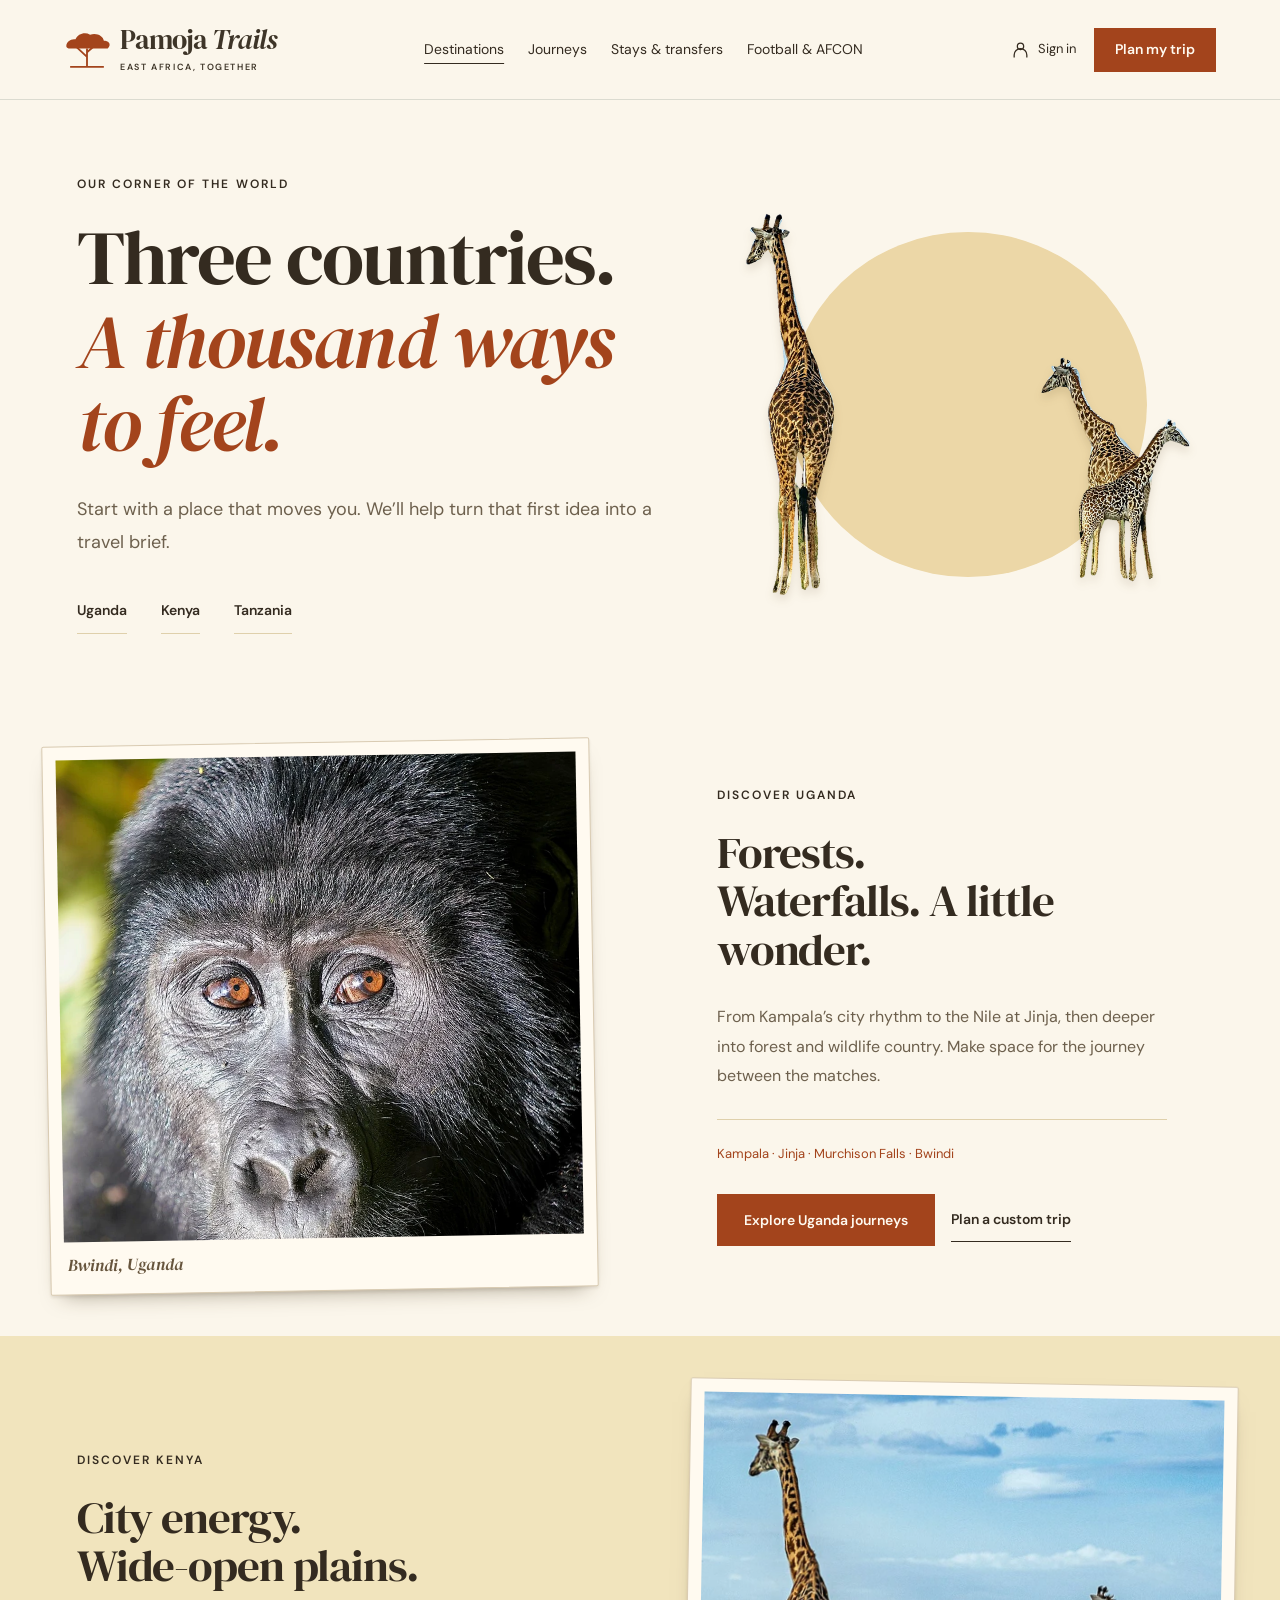
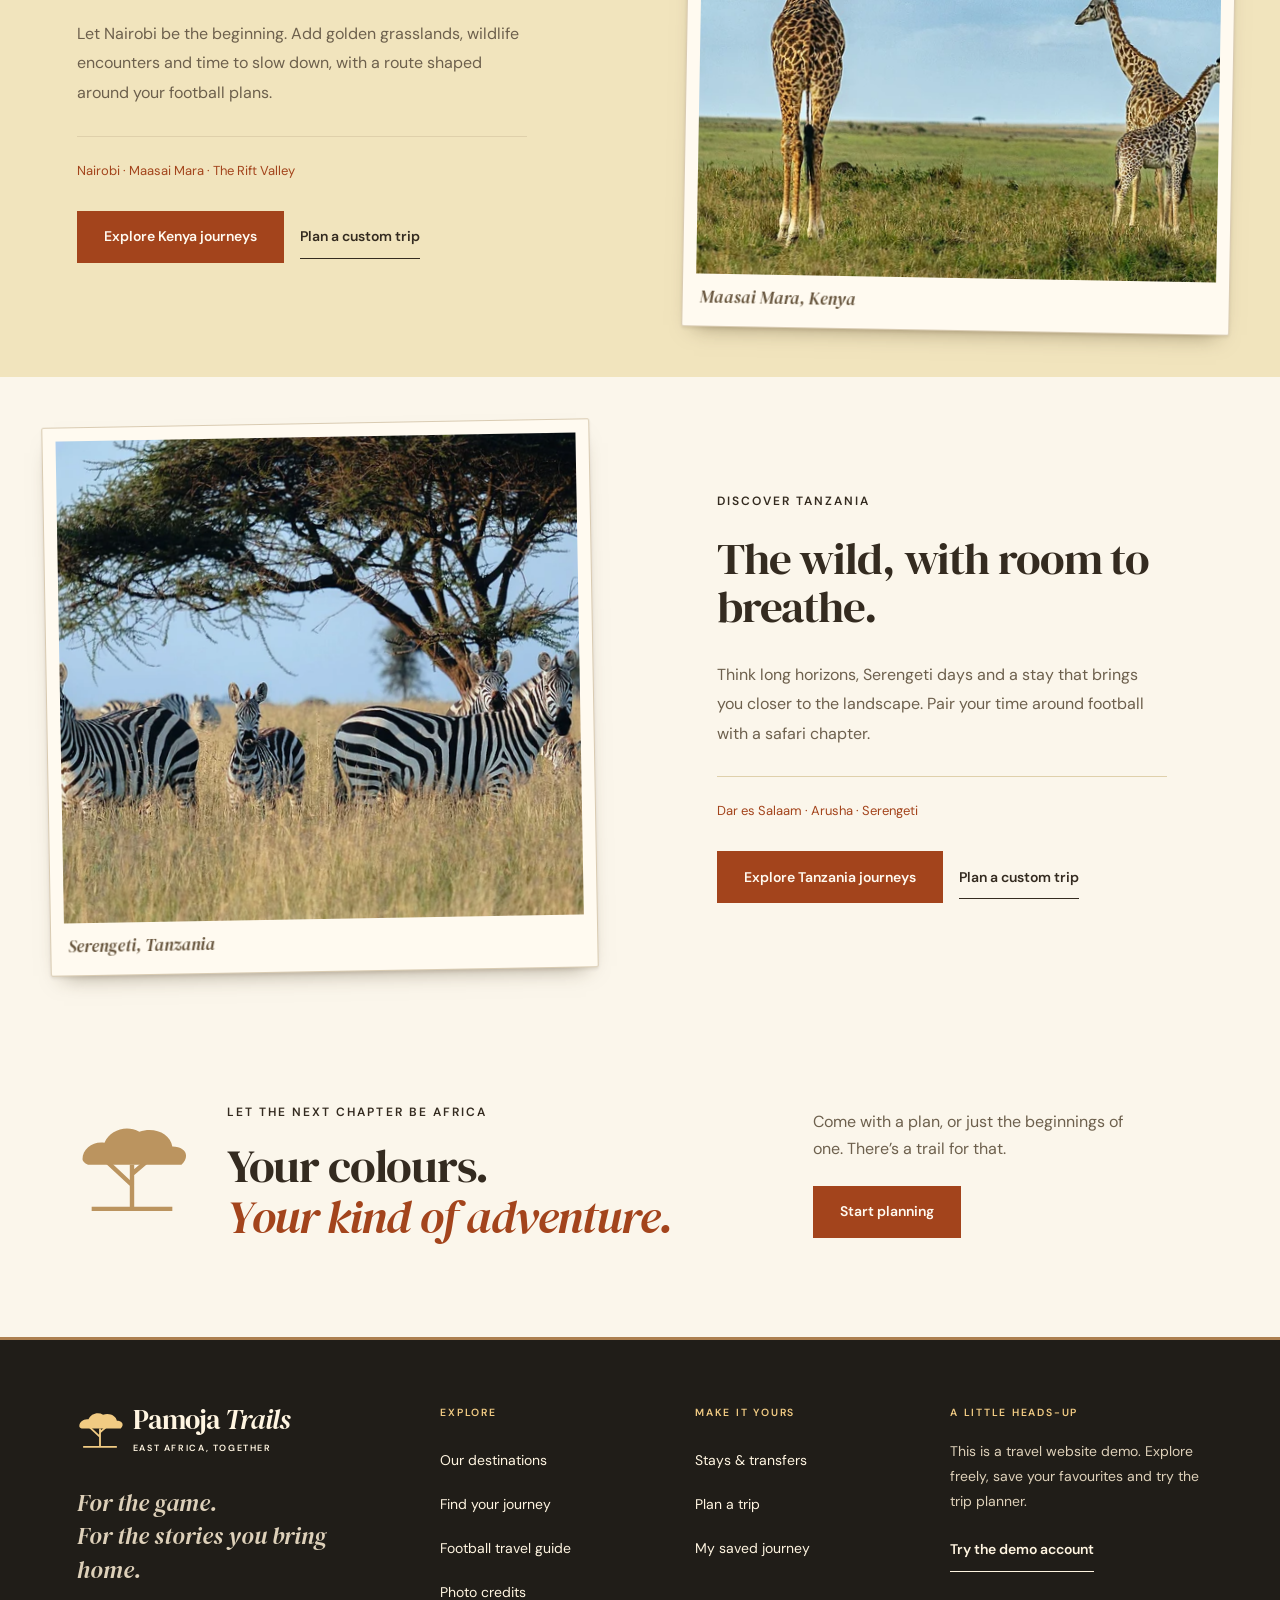
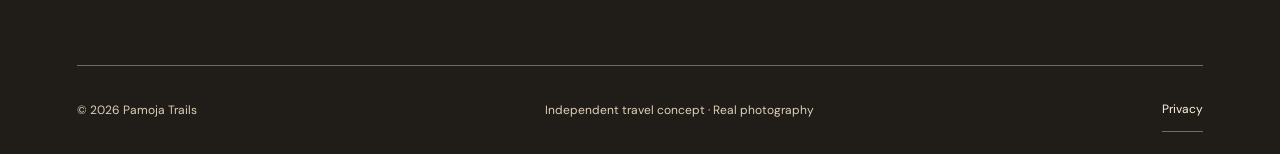
<file: pamoja-trails/destinations.html>
<!doctype html><html lang="en"><head><meta charset="utf-8"><meta name="viewport" content="width=device-width,initial-scale=1"><meta name="theme-color" content="#faf3de"><title>Discover East Africa | Pamoja Trails</title><meta name="description" content="Explore safari and sightseeing ideas for Uganda, Kenya and Tanzania, and begin a personalised East African travel plan."><meta property="og:title" content="Discover East Africa | Pamoja Trails"><meta property="og:description" content="Explore safari and sightseeing ideas for Uganda, Kenya and Tanzania, and begin a personalised East African travel plan."><meta property="og:type" content="website"><meta property="og:url" content="https://zorah11.github.io/pamoja-trails/destinations.html"><meta property="og:image" content="https://zorah11.github.io/pamoja-trails/assets/mara-lion-real.webp"><link rel="canonical" href="https://zorah11.github.io/pamoja-trails/destinations.html"><link rel="icon" href="assets/favicon.svg" type="image/svg+xml"><link rel="stylesheet" href="style.css"><link rel="stylesheet" href="safari-refresh.css"><script src="data.js" defer></script><script src="app.js" defer></script></head><body class="inner-page page-destinations"><a class="skip" href="#main">Skip to content</a><header class="site-header "><div class="header-inner"><a class="brand" href="index.html" aria-label="Pamoja Trails home"><svg viewBox="0 0 60 54" fill="none" aria-hidden="true"><path d="M30 49V25m0 11L15 22m15 8 14-12M8 49h44" stroke="currentColor" stroke-width="2.4"/><path d="M3 22c0-6 6-10 12-9 3-7 12-10 19-6 8-3 17 1 18 8 7 0 10 5 5 10H6c-2-1-3-2-3-3Z" fill="currentColor"/></svg><span>Pamoja <i>Trails</i><small>EAST AFRICA, TOGETHER</small></span></a><button class="menu-button" aria-label="Open navigation" aria-expanded="false" aria-controls="main-nav" type="button"><span></span><span></span></button><nav id="main-nav" aria-label="Main navigation"><a href="destinations.html" aria-current="page">Destinations</a><a href="journeys.html">Journeys</a><a href="services.html">Stays & transfers</a><a class="nav-football" href="afcon.html">Football & AFCON</a><a class="mobile-plan" href="plan.html">Plan my trip</a><a class="mobile-account" href="account.html">My journey</a></nav><div class="header-actions"><a class="account-link" href="login.html" aria-label="Demo sign in" data-account-link><svg viewBox="0 0 24 24" fill="none" stroke="currentColor" stroke-width="1.6" aria-hidden="true"><circle cx="12" cy="8" r="4"/><path d="M4 22v-3a8 8 0 0 1 16 0v3"/></svg><span data-account-label>Sign in</span></a><a class="button button-small" href="plan.html">Plan my trip</a></div></div></header><main id="main"><section class="page-heading wrap illustrated-heading"><div class="heading-copy"><p class="eyebrow">OUR CORNER OF THE WORLD</p><h1>Three countries.<br><em>A thousand ways to feel.</em></h1><p class="lead">Start with a place that moves you. We’ll help turn that first idea into a travel brief.</p><nav class="jump-links" aria-label="Jump to a destination"><a href="#uganda">Uganda</a><a href="#kenya">Kenya</a><a href="#tanzania">Tanzania</a></nav></div><figure class="heading-art"><img class="subject-giraffes" src="assets/cut-giraffes.png" alt="Giraffes photographed in the Maasai Mara" width="780" height="668" decoding="async"></figure></section><section class="destination-story" id="uganda"><figure class="travel-print destination-visual"><img class="" src="assets/uganda-gorilla-real.webp" srcset="assets/uganda-gorilla-real-small.webp 800w, assets/uganda-gorilla-real.webp 960w" sizes="(max-width: 700px) 100vw, 50vw" alt="Real photograph of a mountain gorilla in Bwindi Impenetrable Forest, Uganda" width="960" height="1200" loading="lazy"><figcaption>Bwindi, Uganda</figcaption></figure><div class="destination-copy"><p class="eyebrow">DISCOVER UGANDA</p><h2>Forests.<br>Waterfalls. A little wonder.</h2><p>From Kampala’s city rhythm to the Nile at Jinja, then deeper into forest and wildlife country. Make space for the journey between the matches.</p><p class="place-list">Kampala · Jinja · Murchison Falls · Bwindi</p><div class="button-row"><a class="button" href="journeys.html?country=uganda">Explore Uganda journeys</a><a class="underlink" href="plan.html?country=uganda">Plan a custom trip</a></div></div></section><section class="destination-story" id="kenya"><figure class="travel-print destination-visual"><img class="" src="assets/kenya-giraffes-real.webp" srcset="assets/kenya-giraffes-real-small.webp 800w, assets/kenya-giraffes-real.webp 1280w" sizes="(max-width: 700px) 100vw, 50vw" alt="Real giraffe family photographed in the Maasai Mara National Reserve, Kenya" width="1280" height="853" loading="lazy"><figcaption>Maasai Mara, Kenya</figcaption></figure><div class="destination-copy"><p class="eyebrow">DISCOVER KENYA</p><h2>City energy.<br>Wide-open plains.</h2><p>Let Nairobi be the beginning. Add golden grasslands, wildlife encounters and time to slow down, with a route shaped around your football plans.</p><p class="place-list">Nairobi · Maasai Mara · The Rift Valley</p><div class="button-row"><a class="button" href="journeys.html?country=kenya">Explore Kenya journeys</a><a class="underlink" href="plan.html?country=kenya">Plan a custom trip</a></div></div></section><section class="destination-story" id="tanzania"><figure class="travel-print destination-visual"><img class="" src="assets/serengeti-zebras-real.webp" srcset="assets/serengeti-zebras-real-small.webp 800w, assets/serengeti-zebras-real.webp 1280w" sizes="(max-width: 700px) 100vw, 50vw" alt="Real photograph of zebras at sunrise in Serengeti National Park, Tanzania" width="1280" height="853" loading="lazy"><figcaption>Serengeti, Tanzania</figcaption></figure><div class="destination-copy"><p class="eyebrow">DISCOVER TANZANIA</p><h2>The wild, with room to breathe.</h2><p>Think long horizons, Serengeti days and a stay that brings you closer to the landscape. Pair your time around football with a safari chapter.</p><p class="place-list">Dar es Salaam · Arusha · Serengeti</p><div class="button-row"><a class="button" href="journeys.html?country=tanzania">Explore Tanzania journeys</a><a class="underlink" href="plan.html?country=tanzania">Plan a custom trip</a></div></div></section><section class="closing wrap"><div class="closing-tree"><svg viewBox="0 0 60 54" fill="none" aria-hidden="true"><path d="M30 49V25m0 11L15 22m15 8 14-12M8 49h44" stroke="currentColor" stroke-width="2.4"/><path d="M3 22c0-6 6-10 12-9 3-7 12-10 19-6 8-3 17 1 18 8 7 0 10 5 5 10H6c-2-1-3-2-3-3Z" fill="currentColor"/></svg></div><div><p class="eyebrow">LET THE NEXT CHAPTER BE AFRICA</p><h2>Your colours.<br><em>Your kind of adventure.</em></h2></div><div><p>Come with a plan, or just the beginnings of one. There’s a trail for that.</p><a class="button" href="plan.html">Start planning</a></div></section></main><footer class="footer"><div class="footer-top"><div><a class="brand" href="index.html" aria-label="Pamoja Trails home"><svg viewBox="0 0 60 54" fill="none" aria-hidden="true"><path d="M30 49V25m0 11L15 22m15 8 14-12M8 49h44" stroke="currentColor" stroke-width="2.4"/><path d="M3 22c0-6 6-10 12-9 3-7 12-10 19-6 8-3 17 1 18 8 7 0 10 5 5 10H6c-2-1-3-2-3-3Z" fill="currentColor"/></svg><span>Pamoja <i>Trails</i><small>EAST AFRICA, TOGETHER</small></span></a><p>For the game.<br>For the stories you bring home.</p></div><div><span class="eyebrow">EXPLORE</span><a href="destinations.html">Our destinations</a><a href="journeys.html">Find your journey</a><a href="afcon.html">Football travel guide</a><a href="afcon.html#photo-credits">Photo credits</a></div><div><span class="eyebrow">MAKE IT YOURS</span><a href="services.html">Stays & transfers</a><a href="plan.html">Plan a trip</a><a href="account.html">My saved journey</a></div><div class="footer-note"><span class="eyebrow">A LITTLE HEADS-UP</span><p>This is a travel website demo. Explore freely, save your favourites and try the trip planner.</p><a class="underlink" href="login.html">Try the demo account</a></div></div><div class="footer-bottom"><p>© <span data-year>2026</span> Pamoja Trails</p><p>Independent travel concept · Real photography</p><button class="privacy-button" type="button" aria-expanded="false" aria-controls="privacy">Privacy</button></div><p id="privacy" hidden>Saved journeys stay in this browser. The optional demo sign-in and planning briefs last for this browsing session. This demo does not send bookings, process payments or create real accounts. No analytics or external font requests are used.</p></footer><p class="toast" role="status" id="toast" aria-live="polite"></p></body></html>
</file>
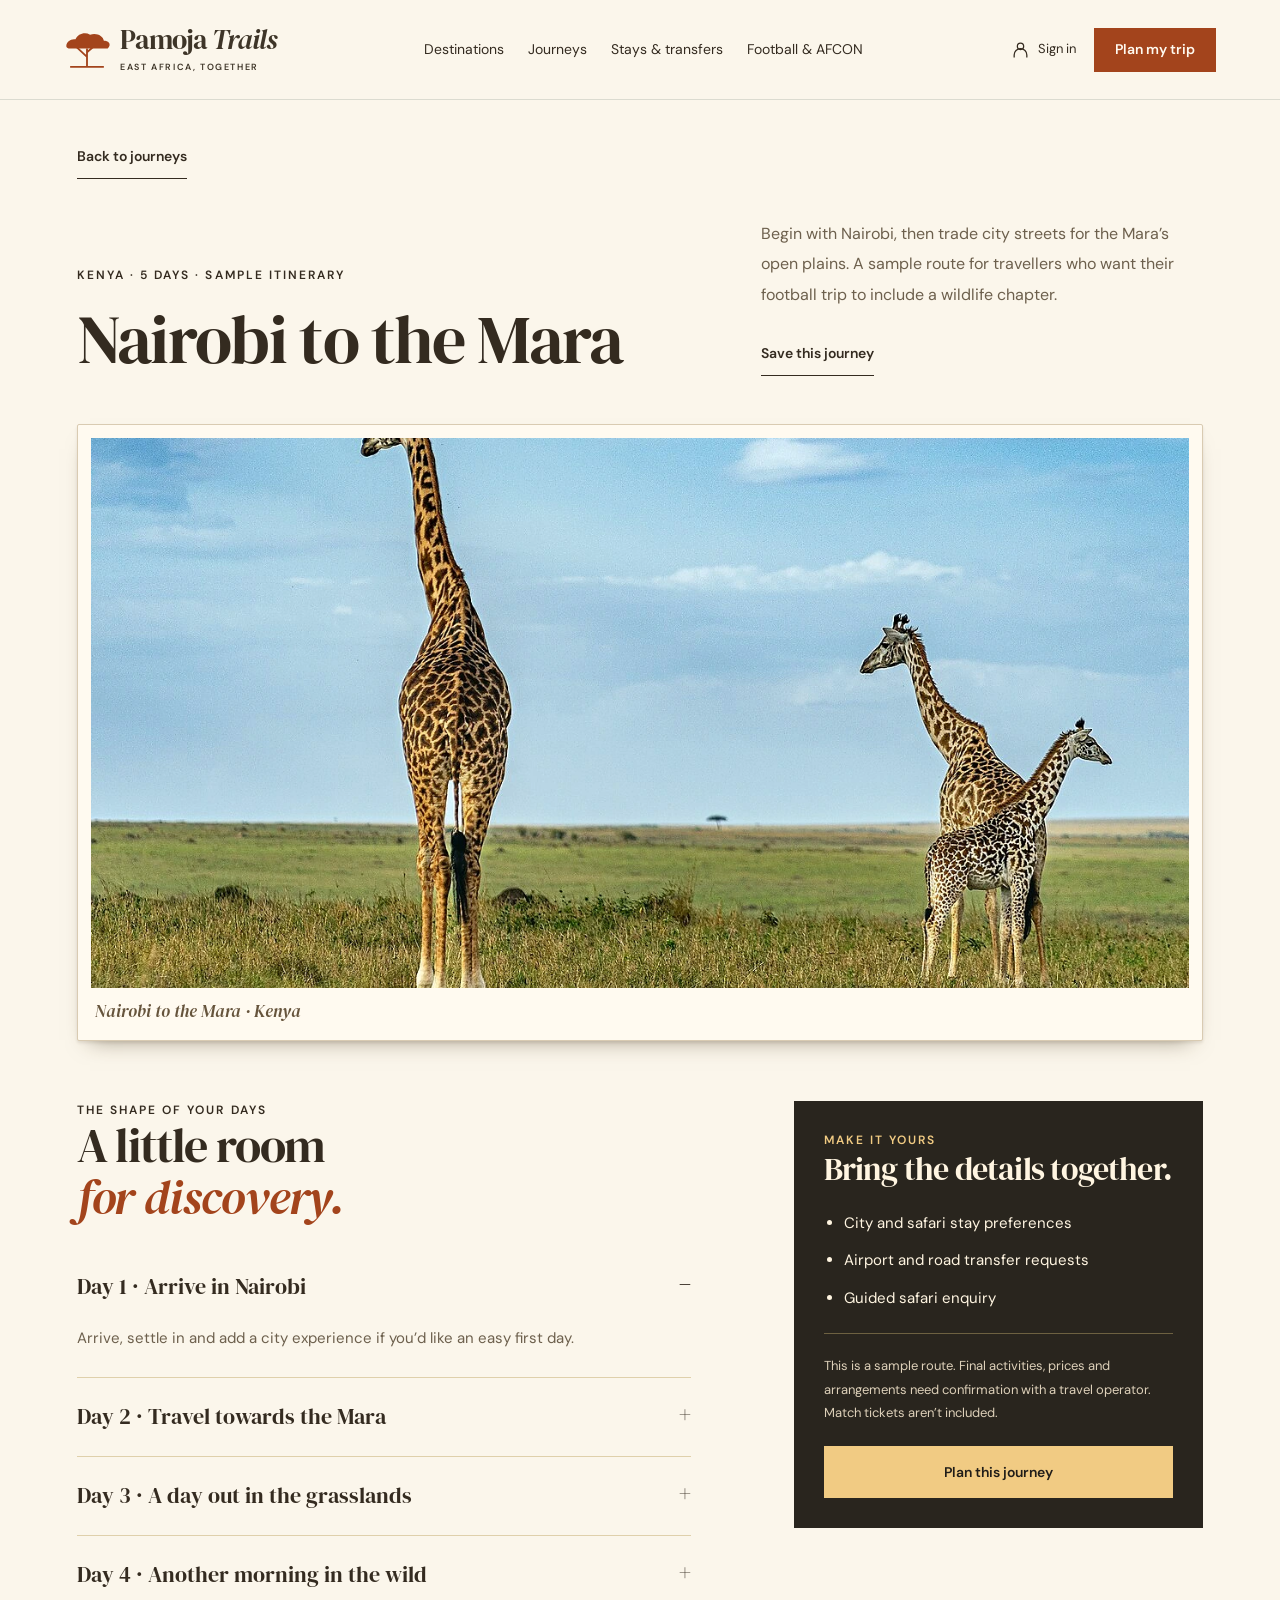
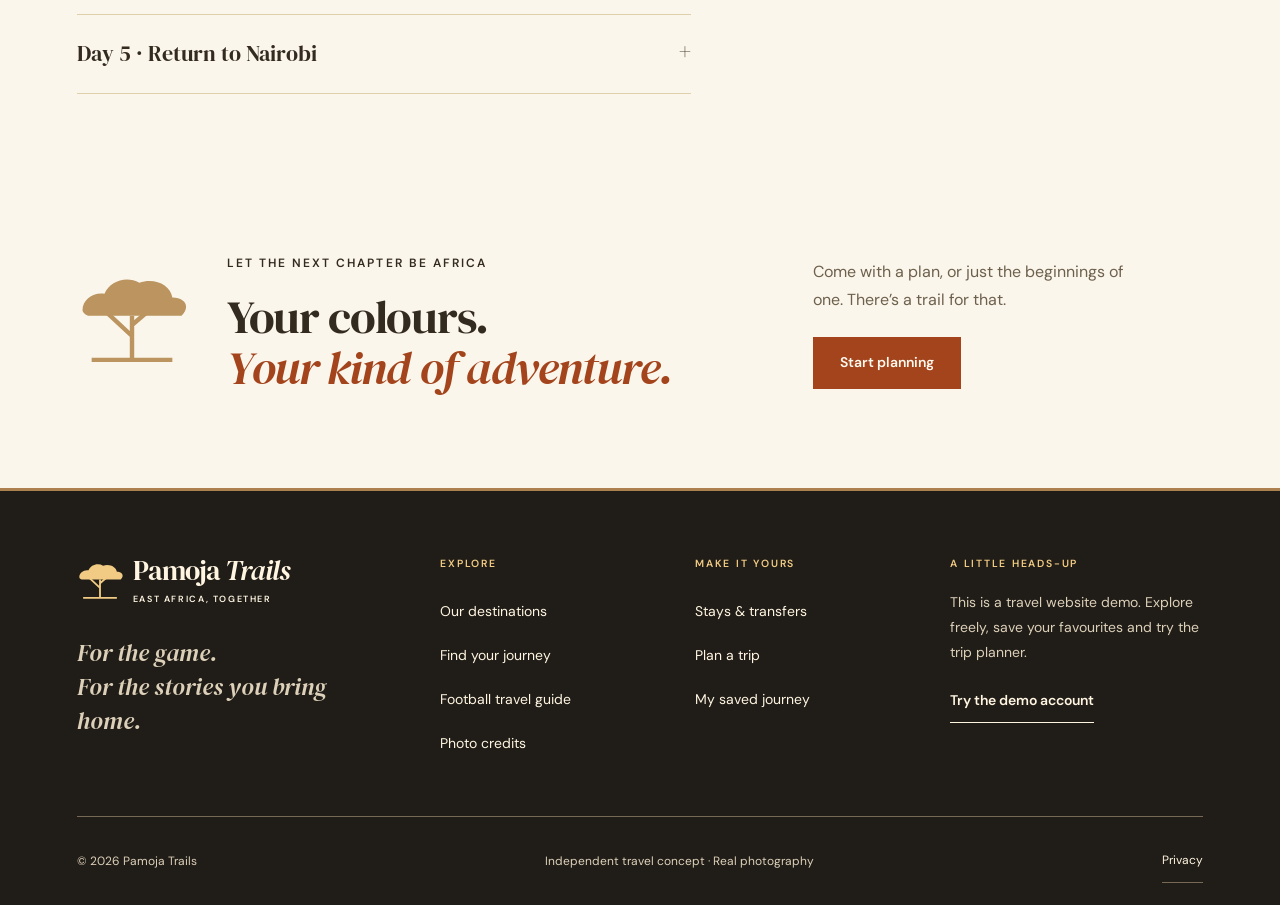
<file: pamoja-trails/journey.html>
<!doctype html><html lang="en"><head><meta charset="utf-8"><meta name="viewport" content="width=device-width,initial-scale=1"><meta name="theme-color" content="#faf3de"><title>A journey made for you | Pamoja Trails</title><meta name="description" content="Explore a sample East African itinerary and add your dates, travel preferences and group details."><meta property="og:title" content="A journey made for you | Pamoja Trails"><meta property="og:description" content="Explore a sample East African itinerary and add your dates, travel preferences and group details."><meta property="og:type" content="website"><meta property="og:url" content="https://zorah11.github.io/pamoja-trails/journey.html"><meta property="og:image" content="https://zorah11.github.io/pamoja-trails/assets/mara-lion-real.webp"><link rel="canonical" href="https://zorah11.github.io/pamoja-trails/journey.html"><link rel="icon" href="assets/favicon.svg" type="image/svg+xml"><link rel="stylesheet" href="style.css"><link rel="stylesheet" href="safari-refresh.css"><script src="data.js" defer></script><script src="app.js" defer></script></head><body class="inner-page page-journey"><a class="skip" href="#main">Skip to content</a><header class="site-header "><div class="header-inner"><a class="brand" href="index.html" aria-label="Pamoja Trails home"><svg viewBox="0 0 60 54" fill="none" aria-hidden="true"><path d="M30 49V25m0 11L15 22m15 8 14-12M8 49h44" stroke="currentColor" stroke-width="2.4"/><path d="M3 22c0-6 6-10 12-9 3-7 12-10 19-6 8-3 17 1 18 8 7 0 10 5 5 10H6c-2-1-3-2-3-3Z" fill="currentColor"/></svg><span>Pamoja <i>Trails</i><small>EAST AFRICA, TOGETHER</small></span></a><button class="menu-button" aria-label="Open navigation" aria-expanded="false" aria-controls="main-nav" type="button"><span></span><span></span></button><nav id="main-nav" aria-label="Main navigation"><a href="destinations.html">Destinations</a><a href="journeys.html">Journeys</a><a href="services.html">Stays & transfers</a><a class="nav-football" href="afcon.html">Football & AFCON</a><a class="mobile-plan" href="plan.html">Plan my trip</a><a class="mobile-account" href="account.html">My journey</a></nav><div class="header-actions"><a class="account-link" href="login.html" aria-label="Demo sign in" data-account-link><svg viewBox="0 0 24 24" fill="none" stroke="currentColor" stroke-width="1.6" aria-hidden="true"><circle cx="12" cy="8" r="4"/><path d="M4 22v-3a8 8 0 0 1 16 0v3"/></svg><span data-account-label>Sign in</span></a><a class="button button-small" href="plan.html">Plan my trip</a></div></div></header><main id="main"><section class="wrap detail-top"><a class="underlink" href="journeys.html">Back to journeys</a><div id="journey-detail"></div><noscript><div class="empty-state"><h1>Your next journey awaits.</h1><p>Please enable JavaScript to view the itinerary, or browse the journey collection.</p><a class="button" href="journeys.html">Explore journeys</a></div></noscript></section><section class="closing wrap"><div class="closing-tree"><svg viewBox="0 0 60 54" fill="none" aria-hidden="true"><path d="M30 49V25m0 11L15 22m15 8 14-12M8 49h44" stroke="currentColor" stroke-width="2.4"/><path d="M3 22c0-6 6-10 12-9 3-7 12-10 19-6 8-3 17 1 18 8 7 0 10 5 5 10H6c-2-1-3-2-3-3Z" fill="currentColor"/></svg></div><div><p class="eyebrow">LET THE NEXT CHAPTER BE AFRICA</p><h2>Your colours.<br><em>Your kind of adventure.</em></h2></div><div><p>Come with a plan, or just the beginnings of one. There’s a trail for that.</p><a class="button" href="plan.html">Start planning</a></div></section></main><footer class="footer"><div class="footer-top"><div><a class="brand" href="index.html" aria-label="Pamoja Trails home"><svg viewBox="0 0 60 54" fill="none" aria-hidden="true"><path d="M30 49V25m0 11L15 22m15 8 14-12M8 49h44" stroke="currentColor" stroke-width="2.4"/><path d="M3 22c0-6 6-10 12-9 3-7 12-10 19-6 8-3 17 1 18 8 7 0 10 5 5 10H6c-2-1-3-2-3-3Z" fill="currentColor"/></svg><span>Pamoja <i>Trails</i><small>EAST AFRICA, TOGETHER</small></span></a><p>For the game.<br>For the stories you bring home.</p></div><div><span class="eyebrow">EXPLORE</span><a href="destinations.html">Our destinations</a><a href="journeys.html">Find your journey</a><a href="afcon.html">Football travel guide</a><a href="afcon.html#photo-credits">Photo credits</a></div><div><span class="eyebrow">MAKE IT YOURS</span><a href="services.html">Stays & transfers</a><a href="plan.html">Plan a trip</a><a href="account.html">My saved journey</a></div><div class="footer-note"><span class="eyebrow">A LITTLE HEADS-UP</span><p>This is a travel website demo. Explore freely, save your favourites and try the trip planner.</p><a class="underlink" href="login.html">Try the demo account</a></div></div><div class="footer-bottom"><p>© <span data-year>2026</span> Pamoja Trails</p><p>Independent travel concept · Real photography</p><button class="privacy-button" type="button" aria-expanded="false" aria-controls="privacy">Privacy</button></div><p id="privacy" hidden>Saved journeys stay in this browser. The optional demo sign-in and planning briefs last for this browsing session. This demo does not send bookings, process payments or create real accounts. No analytics or external font requests are used.</p></footer><p class="toast" role="status" id="toast" aria-live="polite"></p></body></html>
</file>
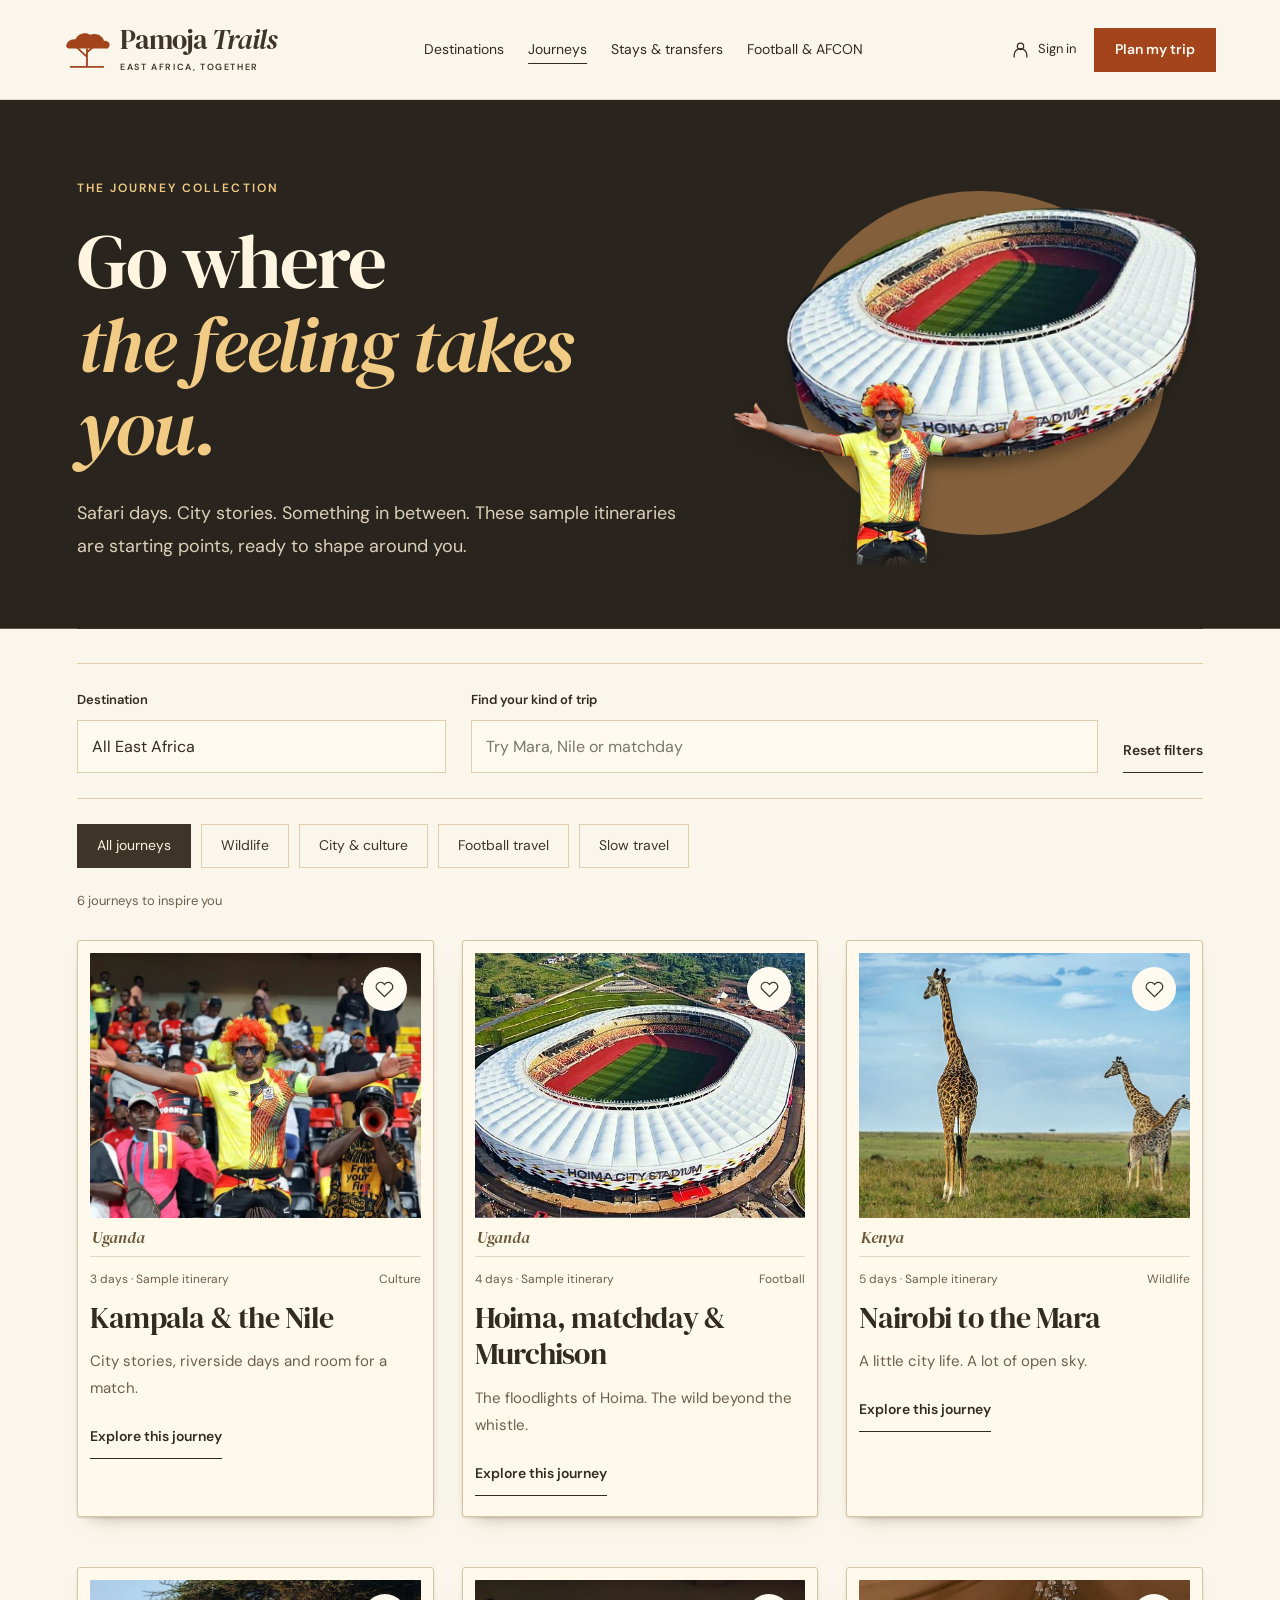
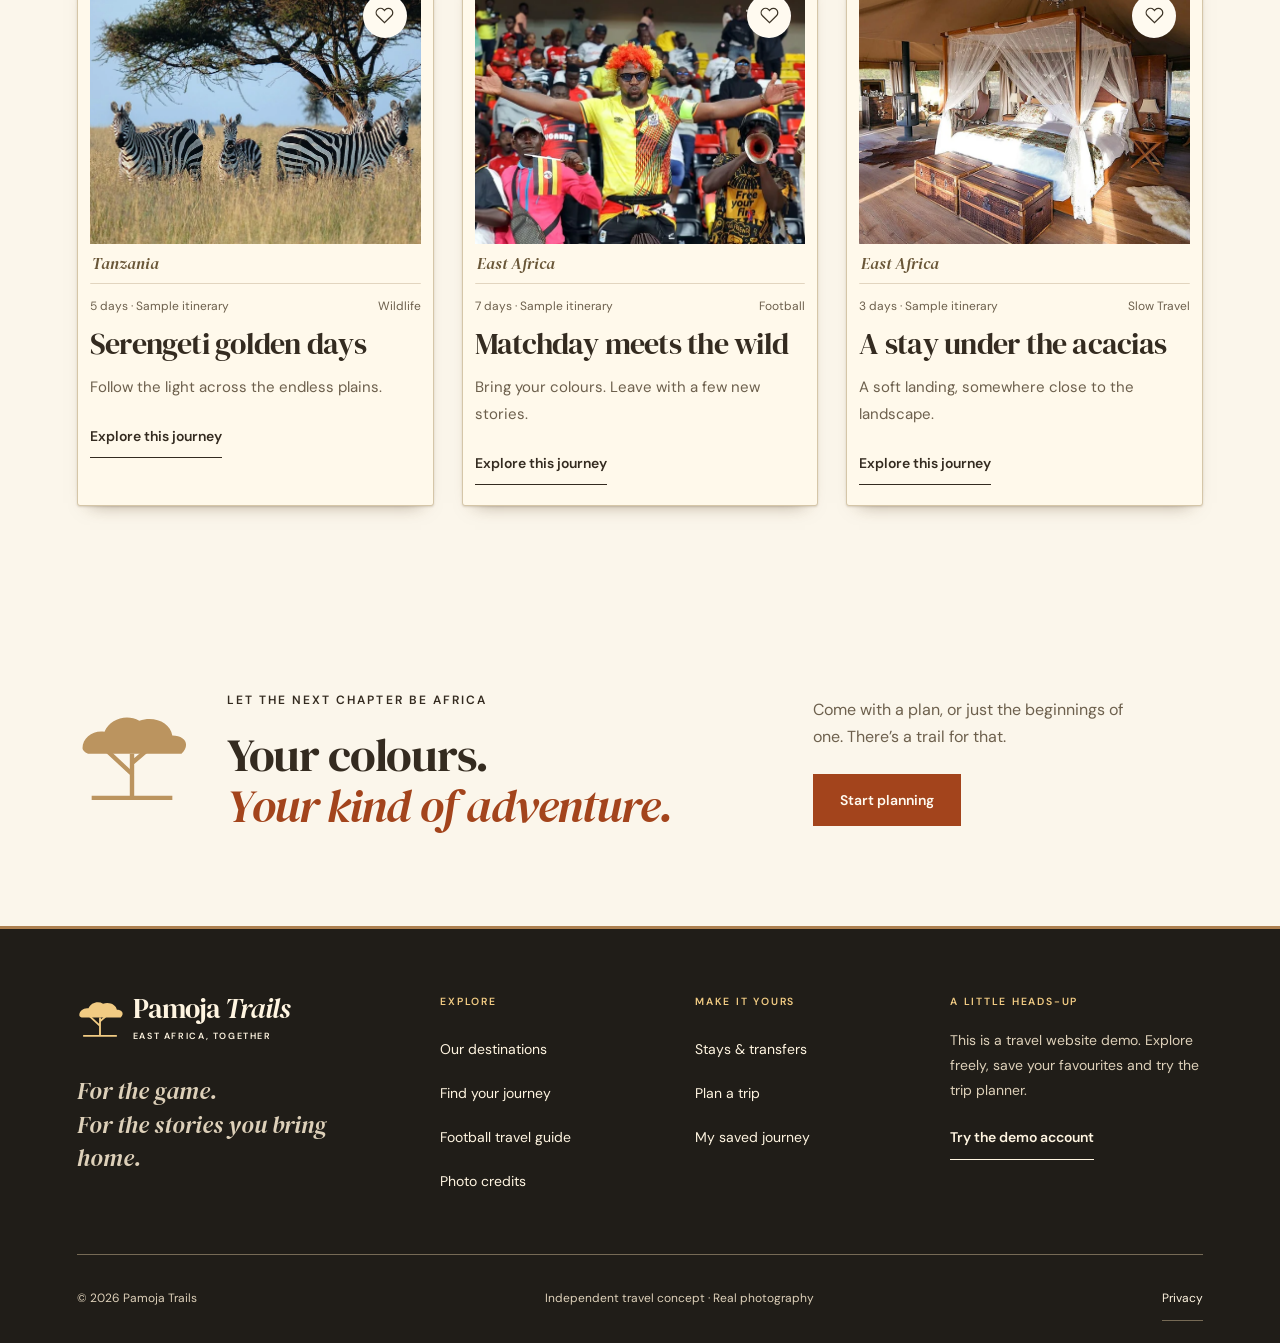
<file: pamoja-trails/journeys.html>
<!doctype html><html lang="en"><head><meta charset="utf-8"><meta name="viewport" content="width=device-width,initial-scale=1"><meta name="theme-color" content="#faf3de"><title>Find your journey | Pamoja Trails</title><meta name="description" content="Browse sample safari, city, football and slower-stay itineraries across East Africa. Filter by country and save your favourite travel ideas."><meta property="og:title" content="Find your journey | Pamoja Trails"><meta property="og:description" content="Browse sample safari, city, football and slower-stay itineraries across East Africa. Filter by country and save your favourite travel ideas."><meta property="og:type" content="website"><meta property="og:url" content="https://zorah11.github.io/pamoja-trails/journeys.html"><meta property="og:image" content="https://zorah11.github.io/pamoja-trails/assets/mara-lion-real.webp"><link rel="canonical" href="https://zorah11.github.io/pamoja-trails/journeys.html"><link rel="icon" href="assets/favicon.svg" type="image/svg+xml"><link rel="stylesheet" href="style.css"><link rel="stylesheet" href="safari-refresh.css"><script src="data.js" defer></script><script src="app.js" defer></script></head><body class="inner-page page-journeys"><a class="skip" href="#main">Skip to content</a><header class="site-header "><div class="header-inner"><a class="brand" href="index.html" aria-label="Pamoja Trails home"><svg viewBox="0 0 60 54" fill="none" aria-hidden="true"><path d="M30 49V25m0 11L15 22m15 8 14-12M8 49h44" stroke="currentColor" stroke-width="2.4"/><path d="M3 22c0-6 6-10 12-9 3-7 12-10 19-6 8-3 17 1 18 8 7 0 10 5 5 10H6c-2-1-3-2-3-3Z" fill="currentColor"/></svg><span>Pamoja <i>Trails</i><small>EAST AFRICA, TOGETHER</small></span></a><button class="menu-button" aria-label="Open navigation" aria-expanded="false" aria-controls="main-nav" type="button"><span></span><span></span></button><nav id="main-nav" aria-label="Main navigation"><a href="destinations.html">Destinations</a><a href="journeys.html" aria-current="page">Journeys</a><a href="services.html">Stays & transfers</a><a class="nav-football" href="afcon.html">Football & AFCON</a><a class="mobile-plan" href="plan.html">Plan my trip</a><a class="mobile-account" href="account.html">My journey</a></nav><div class="header-actions"><a class="account-link" href="login.html" aria-label="Demo sign in" data-account-link><svg viewBox="0 0 24 24" fill="none" stroke="currentColor" stroke-width="1.6" aria-hidden="true"><circle cx="12" cy="8" r="4"/><path d="M4 22v-3a8 8 0 0 1 16 0v3"/></svg><span data-account-label>Sign in</span></a><a class="button button-small" href="plan.html">Plan my trip</a></div></div></header><main id="main"><section class="page-heading wrap illustrated-heading"><div class="heading-copy"><p class="eyebrow">THE JOURNEY COLLECTION</p><h1>Go where<br><em>the feeling takes you.</em></h1><p class="lead">Safari days. City stories. Something in between. These sample itineraries are starting points, ready to shape around you.</p></div><figure class="heading-art"><img class="subject-hoima" src="assets/cut-hoima.png" alt="Hoima City Stadium seen from above" width="534" height="317" decoding="async"><img class="subject-supporter" src="assets/cut-supporter.png" alt="Uganda football supporter with arms outstretched at Hoima" width="780" height="476" decoding="async"></figure></section><section class="wrap journey-collection"><form id="journey-filters" class="filter-panel"><div><label for="filter-country">Destination</label><select id="filter-country"><option value="all">All East Africa</option><option value="uganda">Uganda</option><option value="kenya">Kenya</option><option value="tanzania">Tanzania</option><option value="east-africa">Multi-country / flexible</option></select></div><div><label for="filter-search">Find your kind of trip</label><input id="filter-search" type="search" placeholder="Try Mara, Nile or matchday"></div><button class="underlink reset-filters" type="reset">Reset filters</button></form><div class="filter-tabs" role="group" aria-label="Journey interests"><button type="button" data-kind="all" aria-pressed="true">All journeys</button><button type="button" data-kind="wildlife" aria-pressed="false">Wildlife</button><button type="button" data-kind="culture" aria-pressed="false">City & culture</button><button type="button" data-kind="football" aria-pressed="false">Football travel</button><button type="button" data-kind="slow-travel" aria-pressed="false">Slow travel</button></div><p class="results-note" id="results-count" role="status">6 journeys to inspire you</p><div class="journey-grid" id="journey-results"><article class="journey-card" data-country="uganda" data-kind="culture" data-title="kampala & the nile"><div class="journey-image"><a href="journey.html?id=kampala-nile" aria-label="Explore Kampala & the Nile"><img class="" src="assets/hoima-supporters-real.webp" srcset="assets/hoima-supporters-real-small.webp 800w, assets/hoima-supporters-real.webp 1024w" sizes="(max-width: 700px) 100vw, 50vw" alt="Real Uganda supporters inside Hoima City Stadium at the Uganda–Libya qualifier on 29 September 2026" width="1024" height="683" loading="lazy"></a><button class="save-button" type="button" data-save="kampala-nile" aria-label="Save Kampala & the Nile" aria-pressed="false"><svg viewBox="0 0 24 24" fill="none" stroke="currentColor" stroke-width="1.6" aria-hidden="true"><path d="M20.8 4.6a5.5 5.5 0 0 0-7.8 0L12 5.7l-1.1-1.1a5.5 5.5 0 0 0-7.8 7.8L12 21l8.8-8.6a5.5 5.5 0 0 0 0-7.8Z"/></svg></button><span class="image-label">Uganda</span></div><div class="journey-meta"><span>3 days · Sample itinerary</span><span>Culture</span></div><h3><a href="journey.html?id=kampala-nile">Kampala & the Nile</a></h3><p>City stories, riverside days and room for a match.</p><a class="underlink" href="journey.html?id=kampala-nile">Explore this journey</a></article><article class="journey-card" data-country="uganda" data-kind="football" data-title="hoima, matchday & murchison"><div class="journey-image"><a href="journey.html?id=murchison-slow" aria-label="Explore Hoima, matchday & Murchison"><img class="" src="assets/hoima-stadium-real.webp" srcset="assets/hoima-stadium-real.webp 680w" sizes="(max-width: 700px) 100vw, 50vw" alt="Actual daylight aerial photograph of Hoima City Stadium supplied by the client" width="680" height="421" loading="lazy"></a><button class="save-button" type="button" data-save="murchison-slow" aria-label="Save Hoima, matchday & Murchison" aria-pressed="false"><svg viewBox="0 0 24 24" fill="none" stroke="currentColor" stroke-width="1.6" aria-hidden="true"><path d="M20.8 4.6a5.5 5.5 0 0 0-7.8 0L12 5.7l-1.1-1.1a5.5 5.5 0 0 0-7.8 7.8L12 21l8.8-8.6a5.5 5.5 0 0 0 0-7.8Z"/></svg></button><span class="image-label">Uganda</span></div><div class="journey-meta"><span>4 days · Sample itinerary</span><span>Football</span></div><h3><a href="journey.html?id=murchison-slow">Hoima, matchday & Murchison</a></h3><p>The floodlights of Hoima. The wild beyond the whistle.</p><a class="underlink" href="journey.html?id=murchison-slow">Explore this journey</a></article><article class="journey-card" data-country="kenya" data-kind="wildlife" data-title="nairobi to the mara"><div class="journey-image"><a href="journey.html?id=nairobi-mara" aria-label="Explore Nairobi to the Mara"><img class="" src="assets/kenya-giraffes-real.webp" srcset="assets/kenya-giraffes-real-small.webp 800w, assets/kenya-giraffes-real.webp 1280w" sizes="(max-width: 700px) 100vw, 50vw" alt="Real giraffe family photographed in the Maasai Mara National Reserve, Kenya" width="1280" height="853" loading="lazy"></a><button class="save-button" type="button" data-save="nairobi-mara" aria-label="Save Nairobi to the Mara" aria-pressed="false"><svg viewBox="0 0 24 24" fill="none" stroke="currentColor" stroke-width="1.6" aria-hidden="true"><path d="M20.8 4.6a5.5 5.5 0 0 0-7.8 0L12 5.7l-1.1-1.1a5.5 5.5 0 0 0-7.8 7.8L12 21l8.8-8.6a5.5 5.5 0 0 0 0-7.8Z"/></svg></button><span class="image-label">Kenya</span></div><div class="journey-meta"><span>5 days · Sample itinerary</span><span>Wildlife</span></div><h3><a href="journey.html?id=nairobi-mara">Nairobi to the Mara</a></h3><p>A little city life. A lot of open sky.</p><a class="underlink" href="journey.html?id=nairobi-mara">Explore this journey</a></article><article class="journey-card" data-country="tanzania" data-kind="wildlife" data-title="serengeti golden days"><div class="journey-image"><a href="journey.html?id=serengeti-days" aria-label="Explore Serengeti golden days"><img class="" src="assets/serengeti-zebras-real.webp" srcset="assets/serengeti-zebras-real-small.webp 800w, assets/serengeti-zebras-real.webp 1280w" sizes="(max-width: 700px) 100vw, 50vw" alt="Real photograph of zebras at sunrise in Serengeti National Park, Tanzania" width="1280" height="853" loading="lazy"></a><button class="save-button" type="button" data-save="serengeti-days" aria-label="Save Serengeti golden days" aria-pressed="false"><svg viewBox="0 0 24 24" fill="none" stroke="currentColor" stroke-width="1.6" aria-hidden="true"><path d="M20.8 4.6a5.5 5.5 0 0 0-7.8 0L12 5.7l-1.1-1.1a5.5 5.5 0 0 0-7.8 7.8L12 21l8.8-8.6a5.5 5.5 0 0 0 0-7.8Z"/></svg></button><span class="image-label">Tanzania</span></div><div class="journey-meta"><span>5 days · Sample itinerary</span><span>Wildlife</span></div><h3><a href="journey.html?id=serengeti-days">Serengeti golden days</a></h3><p>Follow the light across the endless plains.</p><a class="underlink" href="journey.html?id=serengeti-days">Explore this journey</a></article><article class="journey-card" data-country="east-africa" data-kind="football" data-title="matchday meets the wild"><div class="journey-image"><a href="journey.html?id=matchday-wild" aria-label="Explore Matchday meets the wild"><img class="" src="assets/hoima-supporters-real.webp" srcset="assets/hoima-supporters-real-small.webp 800w, assets/hoima-supporters-real.webp 1024w" sizes="(max-width: 700px) 100vw, 50vw" alt="Real Uganda supporters inside Hoima City Stadium at the Uganda–Libya qualifier on 29 September 2026" width="1024" height="683" loading="lazy"></a><button class="save-button" type="button" data-save="matchday-wild" aria-label="Save Matchday meets the wild" aria-pressed="false"><svg viewBox="0 0 24 24" fill="none" stroke="currentColor" stroke-width="1.6" aria-hidden="true"><path d="M20.8 4.6a5.5 5.5 0 0 0-7.8 0L12 5.7l-1.1-1.1a5.5 5.5 0 0 0-7.8 7.8L12 21l8.8-8.6a5.5 5.5 0 0 0 0-7.8Z"/></svg></button><span class="image-label">East Africa</span></div><div class="journey-meta"><span>7 days · Sample itinerary</span><span>Football</span></div><h3><a href="journey.html?id=matchday-wild">Matchday meets the wild</a></h3><p>Bring your colours. Leave with a few new stories.</p><a class="underlink" href="journey.html?id=matchday-wild">Explore this journey</a></article><article class="journey-card" data-country="east-africa" data-kind="slow-travel" data-title="a stay under the acacias"><div class="journey-image"><a href="journey.html?id=safari-stay" aria-label="Explore A stay under the acacias"><img class="" src="assets/safari-lodge-real.webp" srcset="assets/safari-lodge-real-small.webp 800w, assets/safari-lodge-real.webp 960w" sizes="(max-width: 700px) 100vw, 50vw" alt="Actual tent interior at One Nature Nyaruswiga, Serengeti, Tanzania, shown as accommodation inspiration" width="960" height="864" loading="lazy"></a><button class="save-button" type="button" data-save="safari-stay" aria-label="Save A stay under the acacias" aria-pressed="false"><svg viewBox="0 0 24 24" fill="none" stroke="currentColor" stroke-width="1.6" aria-hidden="true"><path d="M20.8 4.6a5.5 5.5 0 0 0-7.8 0L12 5.7l-1.1-1.1a5.5 5.5 0 0 0-7.8 7.8L12 21l8.8-8.6a5.5 5.5 0 0 0 0-7.8Z"/></svg></button><span class="image-label">East Africa</span></div><div class="journey-meta"><span>3 days · Sample itinerary</span><span>Slow Travel</span></div><h3><a href="journey.html?id=safari-stay">A stay under the acacias</a></h3><p>A soft landing, somewhere close to the landscape.</p><a class="underlink" href="journey.html?id=safari-stay">Explore this journey</a></article></div><div id="no-journeys" class="empty-state" hidden><h2>A different trail, perhaps?</h2><p>No journey ideas match those filters. Try another country or start with a custom trip.</p><button class="button" id="clear-filters" type="button">Show all journeys</button><a class="underlink" href="plan.html">Plan something personal</a></div></section><section class="closing wrap"><div class="closing-tree"><svg viewBox="0 0 60 54" fill="none" aria-hidden="true"><path d="M30 49V25m0 11L15 22m15 8 14-12M8 49h44" stroke="currentColor" stroke-width="2.4"/><path d="M3 22c0-6 6-10 12-9 3-7 12-10 19-6 8-3 17 1 18 8 7 0 10 5 5 10H6c-2-1-3-2-3-3Z" fill="currentColor"/></svg></div><div><p class="eyebrow">LET THE NEXT CHAPTER BE AFRICA</p><h2>Your colours.<br><em>Your kind of adventure.</em></h2></div><div><p>Come with a plan, or just the beginnings of one. There’s a trail for that.</p><a class="button" href="plan.html">Start planning</a></div></section></main><footer class="footer"><div class="footer-top"><div><a class="brand" href="index.html" aria-label="Pamoja Trails home"><svg viewBox="0 0 60 54" fill="none" aria-hidden="true"><path d="M30 49V25m0 11L15 22m15 8 14-12M8 49h44" stroke="currentColor" stroke-width="2.4"/><path d="M3 22c0-6 6-10 12-9 3-7 12-10 19-6 8-3 17 1 18 8 7 0 10 5 5 10H6c-2-1-3-2-3-3Z" fill="currentColor"/></svg><span>Pamoja <i>Trails</i><small>EAST AFRICA, TOGETHER</small></span></a><p>For the game.<br>For the stories you bring home.</p></div><div><span class="eyebrow">EXPLORE</span><a href="destinations.html">Our destinations</a><a href="journeys.html">Find your journey</a><a href="afcon.html">Football travel guide</a><a href="afcon.html#photo-credits">Photo credits</a></div><div><span class="eyebrow">MAKE IT YOURS</span><a href="services.html">Stays & transfers</a><a href="plan.html">Plan a trip</a><a href="account.html">My saved journey</a></div><div class="footer-note"><span class="eyebrow">A LITTLE HEADS-UP</span><p>This is a travel website demo. Explore freely, save your favourites and try the trip planner.</p><a class="underlink" href="login.html">Try the demo account</a></div></div><div class="footer-bottom"><p>© <span data-year>2026</span> Pamoja Trails</p><p>Independent travel concept · Real photography</p><button class="privacy-button" type="button" aria-expanded="false" aria-controls="privacy">Privacy</button></div><p id="privacy" hidden>Saved journeys stay in this browser. The optional demo sign-in and planning briefs last for this browsing session. This demo does not send bookings, process payments or create real accounts. No analytics or external font requests are used.</p></footer><p class="toast" role="status" id="toast" aria-live="polite"></p></body></html>
</file>
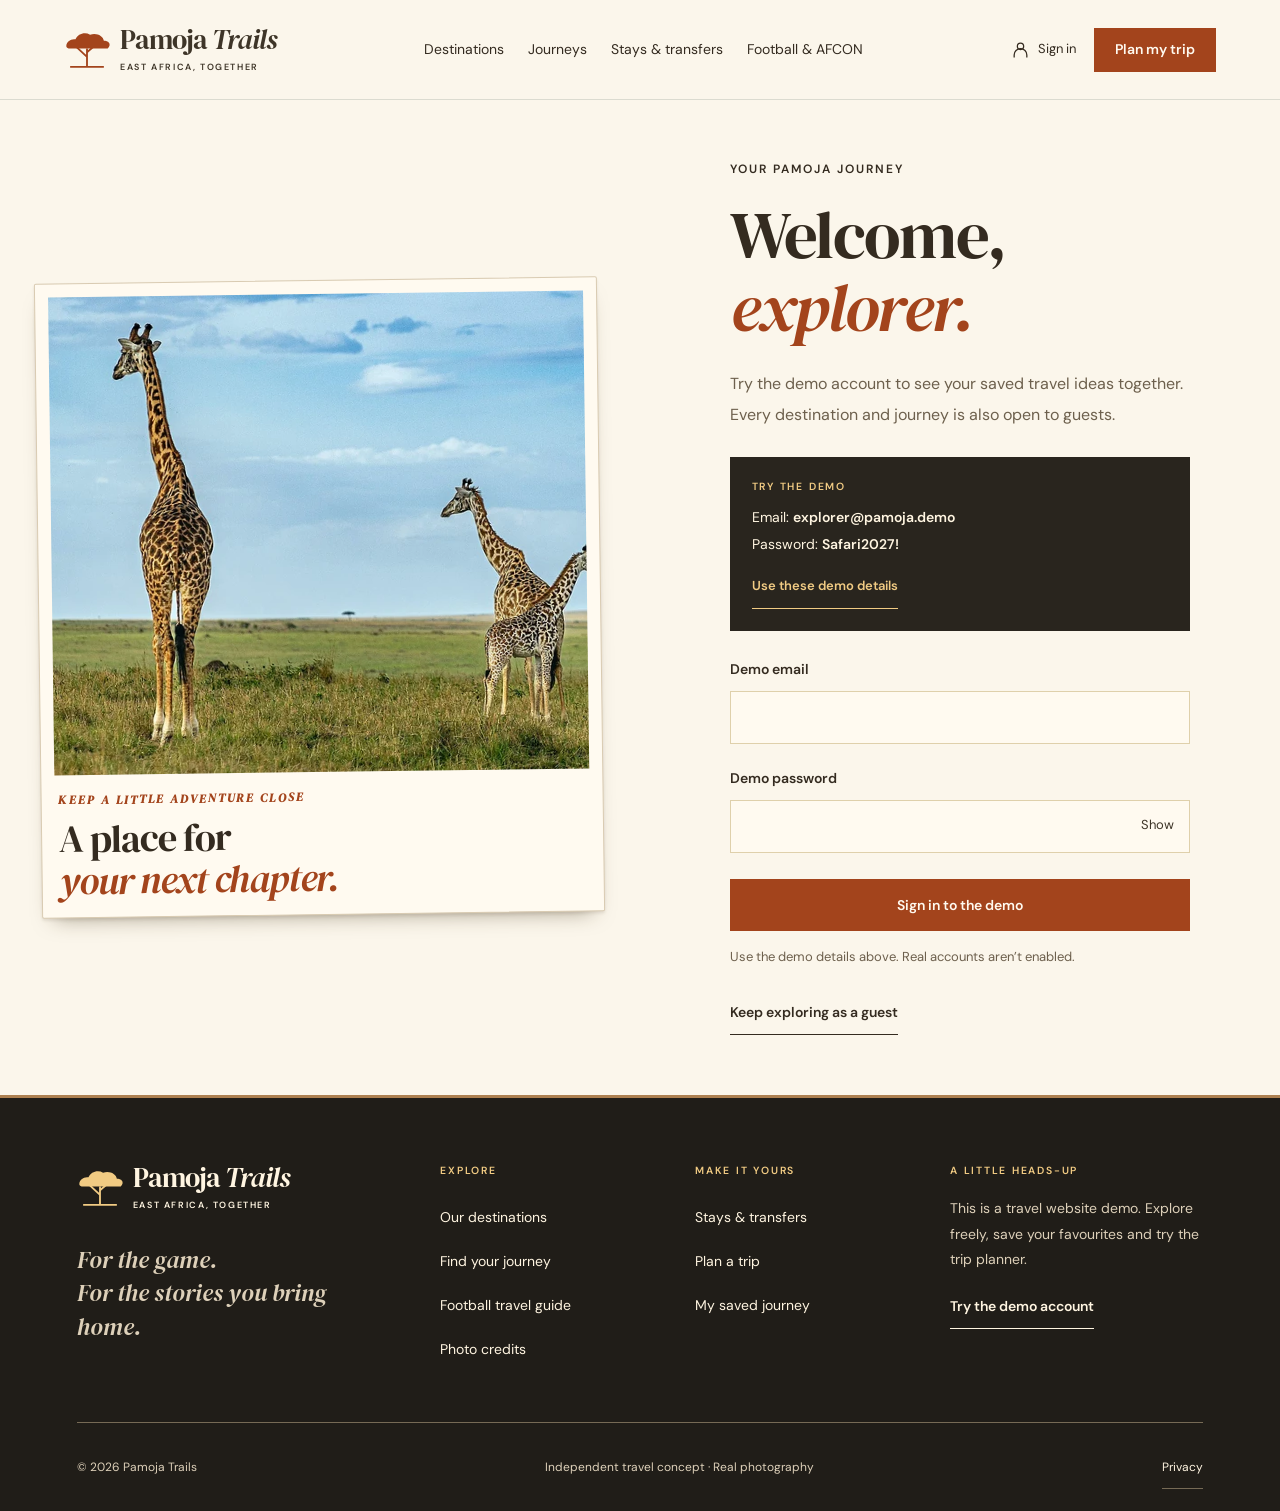
<file: pamoja-trails/login.html>
<!doctype html><html lang="en"><head><meta charset="utf-8"><meta name="viewport" content="width=device-width,initial-scale=1"><meta name="theme-color" content="#faf3de"><title>Your demo account | Pamoja Trails</title><meta name="description" content="Try the Pamoja Trails demo account, or continue browsing destinations and safari journeys freely as a guest."><meta property="og:title" content="Your demo account | Pamoja Trails"><meta property="og:description" content="Try the Pamoja Trails demo account, or continue browsing destinations and safari journeys freely as a guest."><meta property="og:type" content="website"><meta property="og:url" content="https://zorah11.github.io/pamoja-trails/login.html"><meta property="og:image" content="https://zorah11.github.io/pamoja-trails/assets/mara-lion-real.webp"><link rel="canonical" href="https://zorah11.github.io/pamoja-trails/login.html"><link rel="icon" href="assets/favicon.svg" type="image/svg+xml"><link rel="stylesheet" href="style.css"><link rel="stylesheet" href="safari-refresh.css"><script src="data.js" defer></script><script src="app.js" defer></script></head><body class="inner-page page-login"><a class="skip" href="#main">Skip to content</a><header class="site-header "><div class="header-inner"><a class="brand" href="index.html" aria-label="Pamoja Trails home"><svg viewBox="0 0 60 54" fill="none" aria-hidden="true"><path d="M30 49V25m0 11L15 22m15 8 14-12M8 49h44" stroke="currentColor" stroke-width="2.4"/><path d="M3 22c0-6 6-10 12-9 3-7 12-10 19-6 8-3 17 1 18 8 7 0 10 5 5 10H6c-2-1-3-2-3-3Z" fill="currentColor"/></svg><span>Pamoja <i>Trails</i><small>EAST AFRICA, TOGETHER</small></span></a><button class="menu-button" aria-label="Open navigation" aria-expanded="false" aria-controls="main-nav" type="button"><span></span><span></span></button><nav id="main-nav" aria-label="Main navigation"><a href="destinations.html">Destinations</a><a href="journeys.html">Journeys</a><a href="services.html">Stays & transfers</a><a class="nav-football" href="afcon.html">Football & AFCON</a><a class="mobile-plan" href="plan.html">Plan my trip</a><a class="mobile-account" href="account.html">My journey</a></nav><div class="header-actions"><a class="account-link" href="login.html" aria-label="Demo sign in" data-account-link><svg viewBox="0 0 24 24" fill="none" stroke="currentColor" stroke-width="1.6" aria-hidden="true"><circle cx="12" cy="8" r="4"/><path d="M4 22v-3a8 8 0 0 1 16 0v3"/></svg><span data-account-label>Sign in</span></a><a class="button button-small" href="plan.html">Plan my trip</a></div></div></header><main id="main"><section class="login-layout"><figure class="login-photo travel-print"><img class="" src="assets/kenya-giraffes-real.webp" srcset="assets/kenya-giraffes-real-small.webp 800w, assets/kenya-giraffes-real.webp 1280w" sizes="(max-width: 700px) 100vw, 50vw" alt="Real giraffe family photographed in the Maasai Mara National Reserve, Kenya" width="1280" height="853" fetchpriority="high"><figcaption><p class="eyebrow">KEEP A LITTLE ADVENTURE CLOSE</p><h2>A place for<br><em>your next chapter.</em></h2></figcaption></figure><div class="login-panel"><p class="eyebrow">YOUR PAMOJA JOURNEY</p><h1>Welcome,<br><em>explorer.</em></h1><p>Try the demo account to see your saved travel ideas together. Every destination and journey is also open to guests.</p><div class="demo-credentials"><span class="eyebrow">TRY THE DEMO</span><p>Email: <strong>explorer@pamoja.demo</strong></p><p>Password: <strong>Safari2027!</strong></p><button class="underlink" id="fill-demo" type="button">Use these demo details</button></div><form id="login-form"><label for="demo-email">Demo email</label><input type="email" id="demo-email" name="email" autocomplete="off" required><label for="demo-password">Demo password</label><div class="password-field"><input type="password" id="demo-password" name="password" autocomplete="off" required><button id="show-password" type="button" aria-label="Show demo password" aria-pressed="false">Show</button></div><button class="button" type="submit">Sign in to the demo</button><p id="login-status" class="small-note" role="status">Use the demo details above. Real accounts aren’t enabled.</p></form><a class="guest-link underlink" href="journeys.html">Keep exploring as a guest</a></div></section></main><footer class="footer"><div class="footer-top"><div><a class="brand" href="index.html" aria-label="Pamoja Trails home"><svg viewBox="0 0 60 54" fill="none" aria-hidden="true"><path d="M30 49V25m0 11L15 22m15 8 14-12M8 49h44" stroke="currentColor" stroke-width="2.4"/><path d="M3 22c0-6 6-10 12-9 3-7 12-10 19-6 8-3 17 1 18 8 7 0 10 5 5 10H6c-2-1-3-2-3-3Z" fill="currentColor"/></svg><span>Pamoja <i>Trails</i><small>EAST AFRICA, TOGETHER</small></span></a><p>For the game.<br>For the stories you bring home.</p></div><div><span class="eyebrow">EXPLORE</span><a href="destinations.html">Our destinations</a><a href="journeys.html">Find your journey</a><a href="afcon.html">Football travel guide</a><a href="afcon.html#photo-credits">Photo credits</a></div><div><span class="eyebrow">MAKE IT YOURS</span><a href="services.html">Stays & transfers</a><a href="plan.html">Plan a trip</a><a href="account.html">My saved journey</a></div><div class="footer-note"><span class="eyebrow">A LITTLE HEADS-UP</span><p>This is a travel website demo. Explore freely, save your favourites and try the trip planner.</p><a class="underlink" href="login.html">Try the demo account</a></div></div><div class="footer-bottom"><p>© <span data-year>2026</span> Pamoja Trails</p><p>Independent travel concept · Real photography</p><button class="privacy-button" type="button" aria-expanded="false" aria-controls="privacy">Privacy</button></div><p id="privacy" hidden>Saved journeys stay in this browser. The optional demo sign-in and planning briefs last for this browsing session. This demo does not send bookings, process payments or create real accounts. No analytics or external font requests are used.</p></footer><p class="toast" role="status" id="toast" aria-live="polite"></p></body></html>
</file>
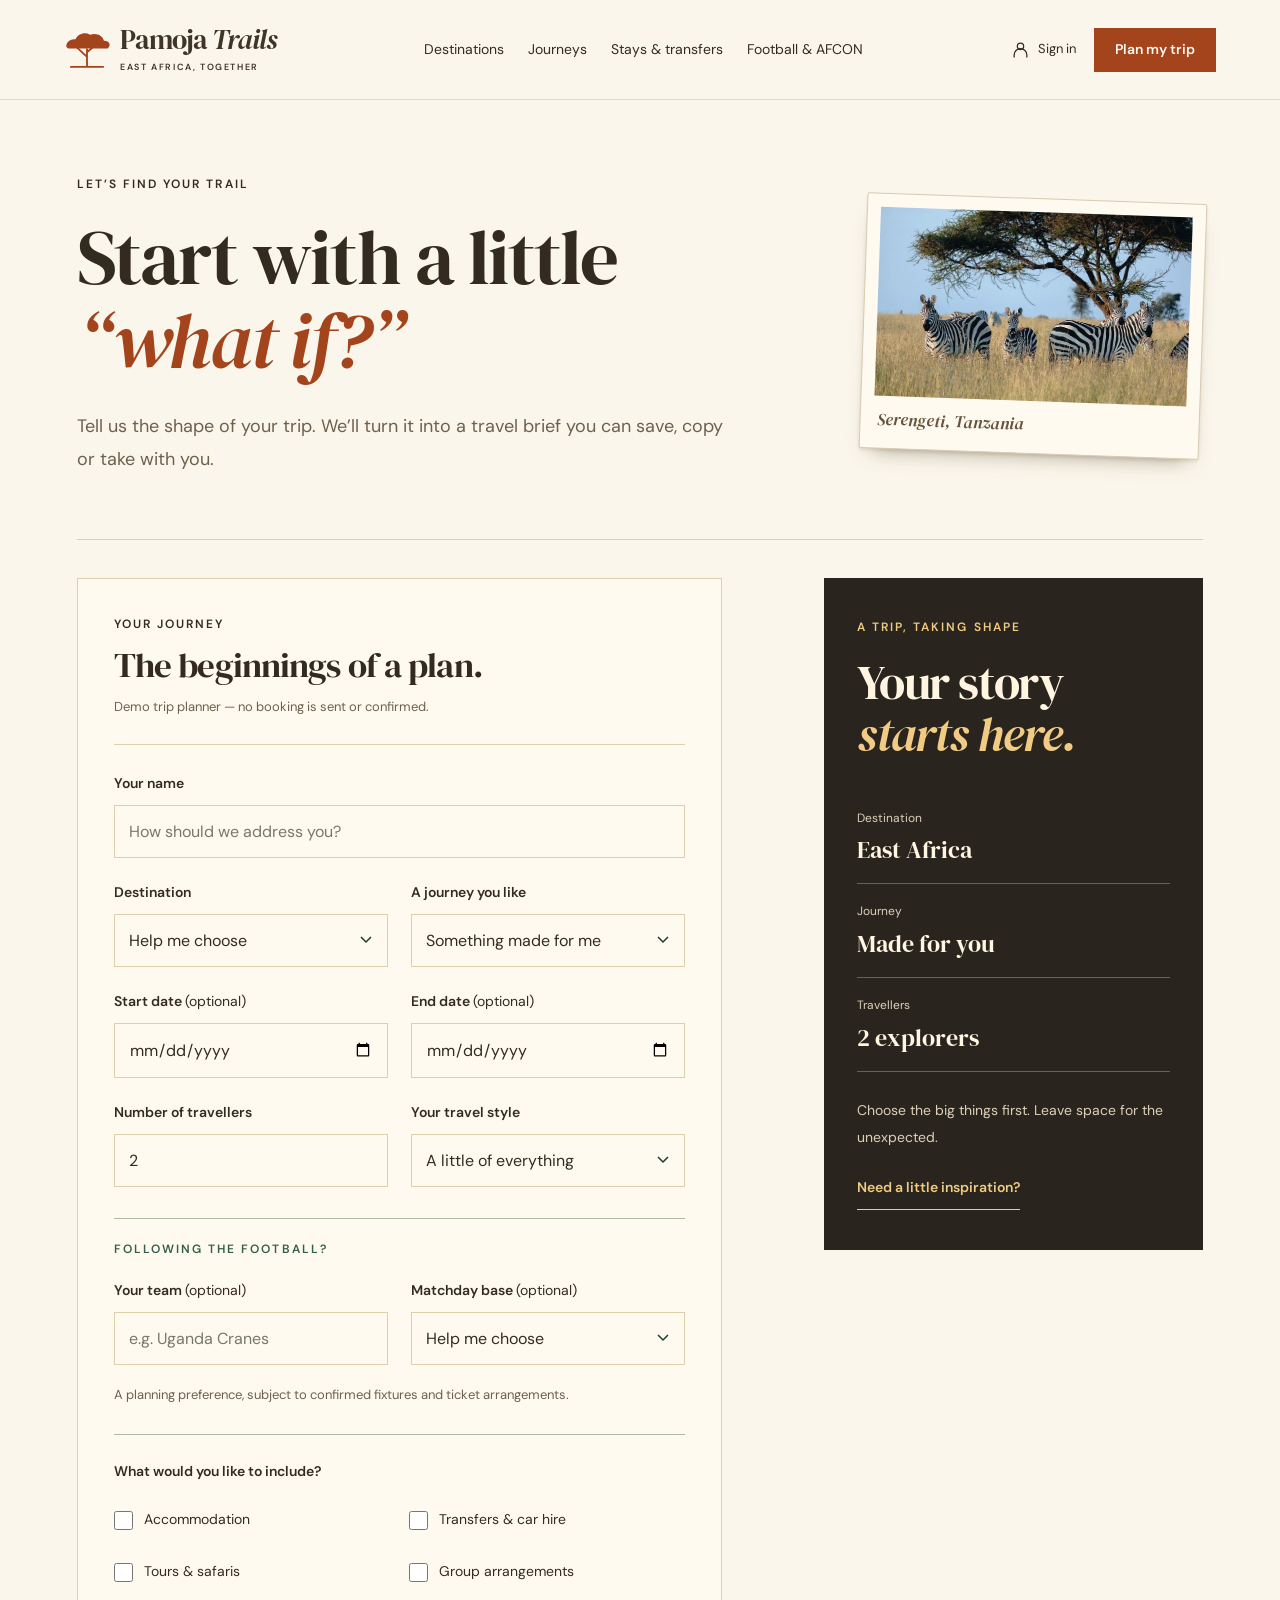
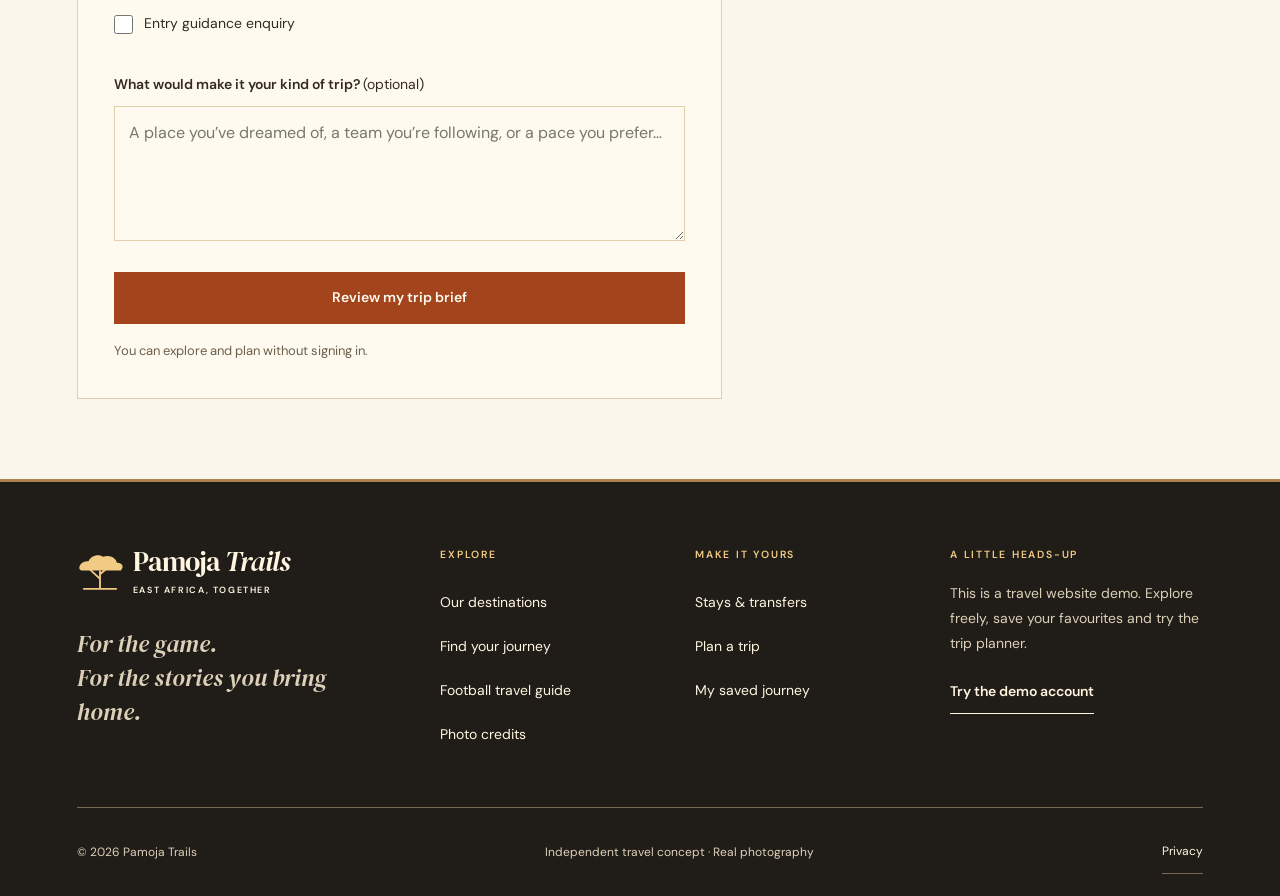
<file: pamoja-trails/plan.html>
<!doctype html><html lang="en"><head><meta charset="utf-8"><meta name="viewport" content="width=device-width,initial-scale=1"><meta name="theme-color" content="#faf3de"><title>Plan your trip | Pamoja Trails</title><meta name="description" content="Create a demo travel brief for your East African safari or football trip. Add dates, travellers, accommodation and transfer preferences without signing in."><meta property="og:title" content="Plan your trip | Pamoja Trails"><meta property="og:description" content="Create a demo travel brief for your East African safari or football trip. Add dates, travellers, accommodation and transfer preferences without signing in."><meta property="og:type" content="website"><meta property="og:url" content="https://zorah11.github.io/pamoja-trails/plan.html"><meta property="og:image" content="https://zorah11.github.io/pamoja-trails/assets/mara-lion-real.webp"><link rel="canonical" href="https://zorah11.github.io/pamoja-trails/plan.html"><link rel="icon" href="assets/favicon.svg" type="image/svg+xml"><link rel="stylesheet" href="style.css"><link rel="stylesheet" href="safari-refresh.css"><script src="data.js" defer></script><script src="app.js" defer></script></head><body class="inner-page page-plan"><a class="skip" href="#main">Skip to content</a><header class="site-header "><div class="header-inner"><a class="brand" href="index.html" aria-label="Pamoja Trails home"><svg viewBox="0 0 60 54" fill="none" aria-hidden="true"><path d="M30 49V25m0 11L15 22m15 8 14-12M8 49h44" stroke="currentColor" stroke-width="2.4"/><path d="M3 22c0-6 6-10 12-9 3-7 12-10 19-6 8-3 17 1 18 8 7 0 10 5 5 10H6c-2-1-3-2-3-3Z" fill="currentColor"/></svg><span>Pamoja <i>Trails</i><small>EAST AFRICA, TOGETHER</small></span></a><button class="menu-button" aria-label="Open navigation" aria-expanded="false" aria-controls="main-nav" type="button"><span></span><span></span></button><nav id="main-nav" aria-label="Main navigation"><a href="destinations.html">Destinations</a><a href="journeys.html">Journeys</a><a href="services.html">Stays & transfers</a><a class="nav-football" href="afcon.html">Football & AFCON</a><a class="mobile-plan" href="plan.html">Plan my trip</a><a class="mobile-account" href="account.html">My journey</a></nav><div class="header-actions"><a class="account-link" href="login.html" aria-label="Demo sign in" data-account-link><svg viewBox="0 0 24 24" fill="none" stroke="currentColor" stroke-width="1.6" aria-hidden="true"><circle cx="12" cy="8" r="4"/><path d="M4 22v-3a8 8 0 0 1 16 0v3"/></svg><span data-account-label>Sign in</span></a><a class="button button-small" href="plan.html">Plan my trip</a></div></div></header><main id="main"><section class="page-heading wrap plan-heading print-heading"><div class="heading-copy"><p class="eyebrow">LET’S FIND YOUR TRAIL</p><h1>Start with a little<br><em>“what if?”</em></h1><p class="lead">Tell us the shape of your trip. We’ll turn it into a travel brief you can save, copy or take with you.</p></div><figure class="travel-print heading-print"><img src="assets/serengeti-zebras-real-small.webp" width="1280" height="853" alt="Zebras beneath an acacia tree" decoding="async"><figcaption>Serengeti, Tanzania</figcaption></figure></section><section class="planner wrap"><form id="plan-form" class="planner-form"><div class="form-section"><span class="eyebrow">YOUR JOURNEY</span><h2>The beginnings of a plan.</h2><p class="demo-notice">Demo trip planner — no booking is sent or confirmed.</p></div><label for="traveller-name">Your name</label><input id="traveller-name" name="name" autocomplete="name" maxlength="100" placeholder="How should we address you?" required><div class="form-row"><div><label for="plan-country">Destination</label><select id="plan-country" name="country"><option value="east-africa">Help me choose</option><option value="uganda">Uganda</option><option value="kenya">Kenya</option><option value="tanzania">Tanzania</option></select></div><div><label for="plan-journey">A journey you like</label><select id="plan-journey" name="journey"><option value="custom">Something made for me</option><option value="kampala-nile">Kampala & the Nile</option><option value="murchison-slow">Murchison, unhurried</option><option value="nairobi-mara">Nairobi to the Mara</option><option value="serengeti-days">Serengeti golden days</option><option value="matchday-wild">Matchday meets the wild</option><option value="safari-stay">A stay under the acacias</option></select></div></div><div class="form-row"><div><label for="start-date">Start date <span>(optional)</span></label><input id="start-date" name="start" type="date"></div><div><label for="end-date">End date <span>(optional)</span></label><input id="end-date" name="end" type="date"></div></div><div class="form-row"><div><label for="traveller-count">Number of travellers</label><input id="traveller-count" name="travellers" type="number" min="1" max="100" step="1" value="2" inputmode="numeric" required></div><div><label for="travel-style">Your travel style</label><select id="travel-style" name="style"><option>A little of everything</option><option>Safari & wildlife</option><option>Football & city exploring</option><option>A slower escape</option><option>Family or group travel</option></select></div></div><div class="football-preferences"><p class="eyebrow">FOLLOWING THE FOOTBALL?</p><div class="form-row"><div><label for="supported-team">Your team <span>(optional)</span></label><input id="supported-team" name="team" maxlength="80" placeholder="e.g. Uganda Cranes"></div><div><label for="match-venue">Matchday base <span>(optional)</span></label><select id="match-venue" name="venue"><option value="">Help me choose</option><option value="hoima">Hoima City Stadium</option><option value="kampala">Kampala / Namboole</option><option value="nairobi">Nairobi</option><option value="dar">Dar es Salaam / Benjamin Mkapa</option></select></div></div><p class="small-note">A planning preference, subject to confirmed fixtures and ticket arrangements.</p></div><fieldset class="service-options"><legend>What would you like to include?</legend><label><input type="checkbox" name="services" value="stays"><span>Accommodation</span></label><label><input type="checkbox" name="services" value="transfers"><span>Transfers & car hire</span></label><label><input type="checkbox" name="services" value="tours"><span>Tours & safaris</span></label><label><input type="checkbox" name="services" value="groups"><span>Group arrangements</span></label><label><input type="checkbox" name="services" value="entry"><span>Entry guidance enquiry</span></label></fieldset><label for="travel-notes">What would make it your kind of trip? <span>(optional)</span></label><textarea id="travel-notes" name="notes" rows="4" maxlength="1500" placeholder="A place you’ve dreamed of, a team you’re following, or a pace you prefer…"></textarea><button class="button" type="submit">Review my trip brief</button><p id="plan-status" class="small-note" role="status">You can explore and plan without signing in.</p></form><aside class="planner-aside"><p class="eyebrow">A TRIP, TAKING SHAPE</p><h2>Your story<br><em>starts here.</em></h2><dl><div><dt>Destination</dt><dd id="summary-country">East Africa</dd></div><div><dt>Journey</dt><dd id="summary-journey">Made for you</dd></div><div><dt>Travellers</dt><dd id="summary-travellers">2 explorers</dd></div></dl><p>Choose the big things first. Leave space for the unexpected.</p><a class="underlink" href="journeys.html">Need a little inspiration?</a></aside></section><section class="brief-review wrap" id="brief-review" hidden aria-labelledby="brief-title"><div><p class="eyebrow">READY WHEN YOU ARE</p><h2 id="brief-title" tabindex="-1">Your next chapter,<br><em>on one page.</em></h2><p>Review your trip idea below. Saving a demo enquiry keeps it in this browsing session; it doesn’t contact a travel operator.</p></div><div><pre id="brief-text"></pre><div class="button-row"><button class="button" id="save-brief" type="button">Save demo enquiry</button><button class="button button-outline" id="copy-brief" type="button">Copy trip brief</button><a class="underlink" id="download-brief" download="Pamoja-Trails-Trip-Brief.txt">Download brief</a></div><button class="underlink edit-brief" id="edit-brief" type="button">Edit my trip</button></div></section></main><footer class="footer"><div class="footer-top"><div><a class="brand" href="index.html" aria-label="Pamoja Trails home"><svg viewBox="0 0 60 54" fill="none" aria-hidden="true"><path d="M30 49V25m0 11L15 22m15 8 14-12M8 49h44" stroke="currentColor" stroke-width="2.4"/><path d="M3 22c0-6 6-10 12-9 3-7 12-10 19-6 8-3 17 1 18 8 7 0 10 5 5 10H6c-2-1-3-2-3-3Z" fill="currentColor"/></svg><span>Pamoja <i>Trails</i><small>EAST AFRICA, TOGETHER</small></span></a><p>For the game.<br>For the stories you bring home.</p></div><div><span class="eyebrow">EXPLORE</span><a href="destinations.html">Our destinations</a><a href="journeys.html">Find your journey</a><a href="afcon.html">Football travel guide</a><a href="afcon.html#photo-credits">Photo credits</a></div><div><span class="eyebrow">MAKE IT YOURS</span><a href="services.html">Stays & transfers</a><a href="plan.html">Plan a trip</a><a href="account.html">My saved journey</a></div><div class="footer-note"><span class="eyebrow">A LITTLE HEADS-UP</span><p>This is a travel website demo. Explore freely, save your favourites and try the trip planner.</p><a class="underlink" href="login.html">Try the demo account</a></div></div><div class="footer-bottom"><p>© <span data-year>2026</span> Pamoja Trails</p><p>Independent travel concept · Real photography</p><button class="privacy-button" type="button" aria-expanded="false" aria-controls="privacy">Privacy</button></div><p id="privacy" hidden>Saved journeys stay in this browser. The optional demo sign-in and planning briefs last for this browsing session. This demo does not send bookings, process payments or create real accounts. No analytics or external font requests are used.</p></footer><p class="toast" role="status" id="toast" aria-live="polite"></p></body></html>
</file>
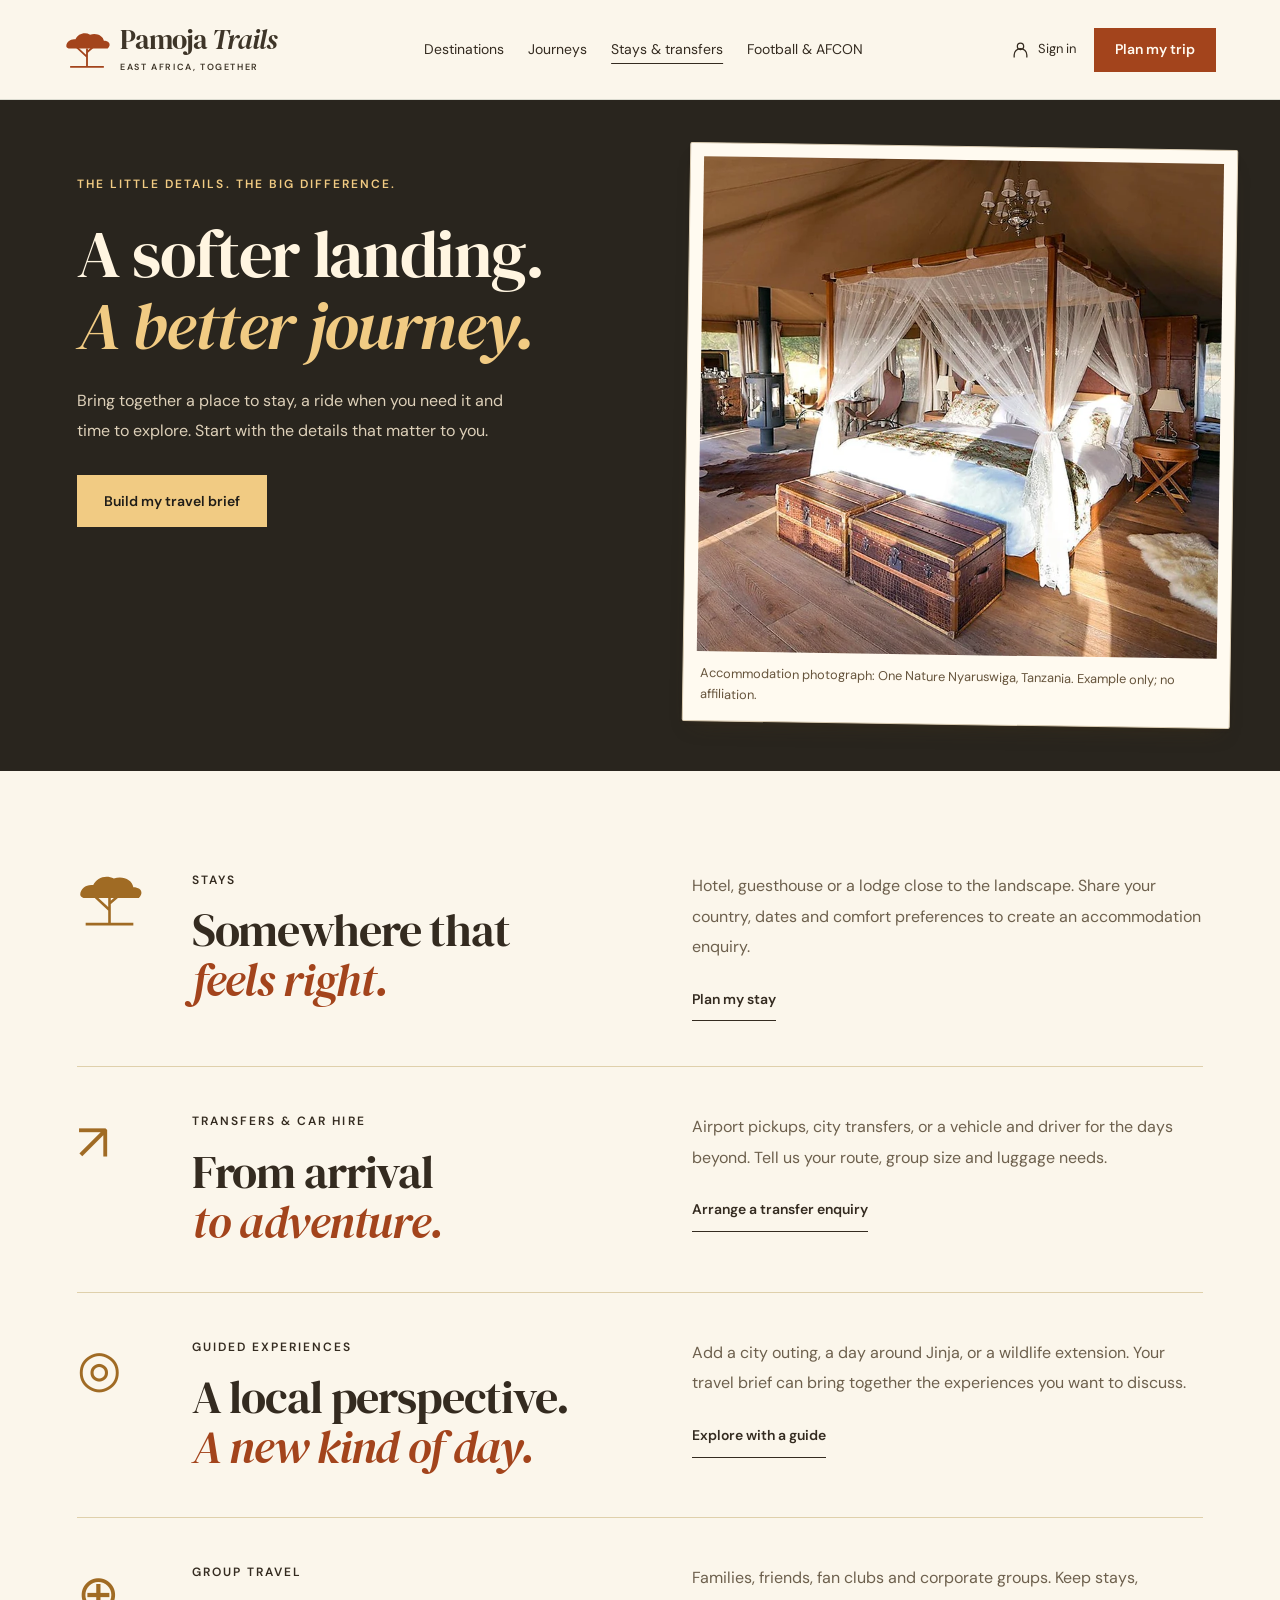
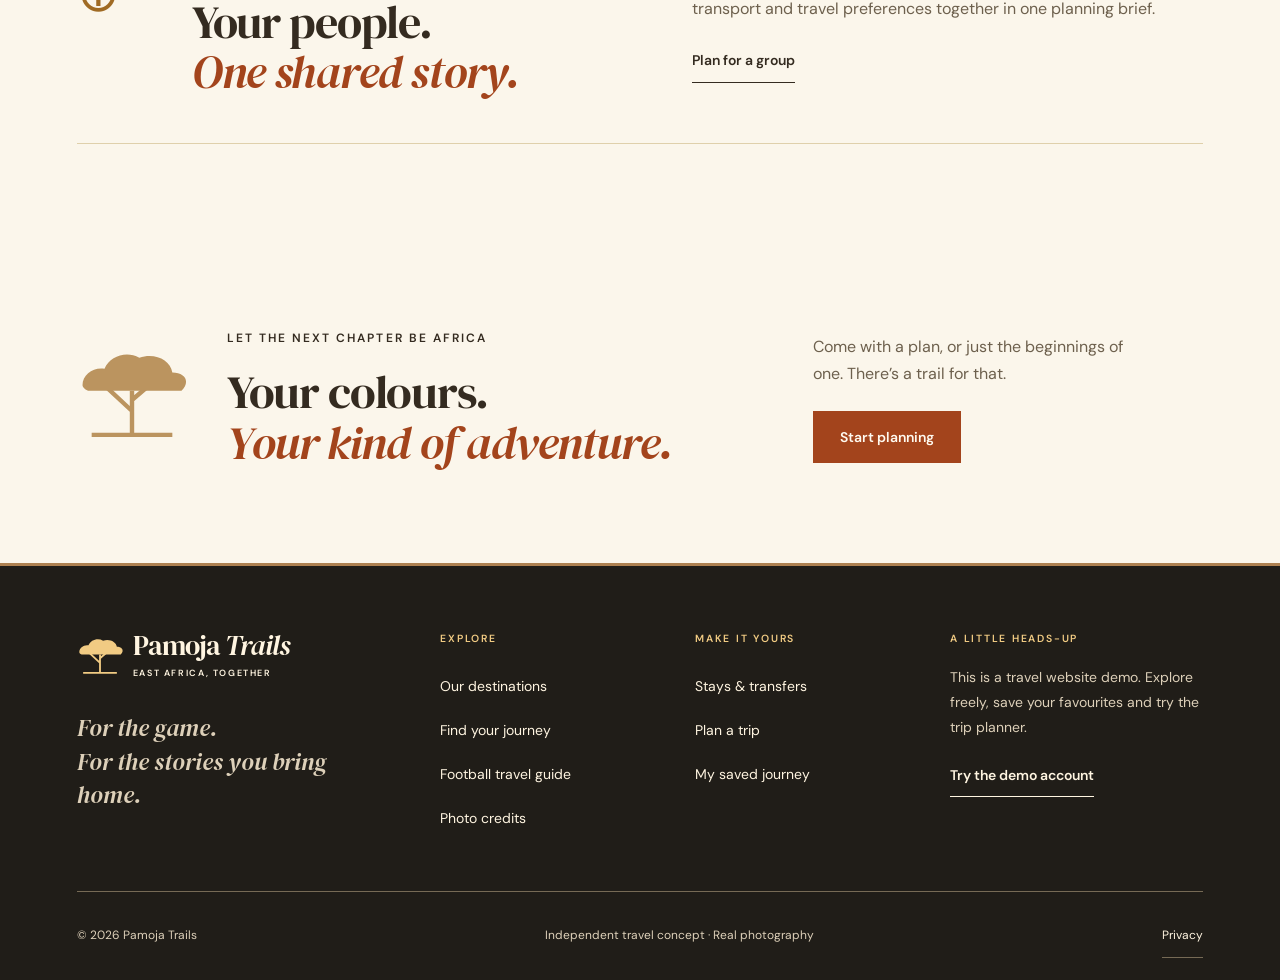
<file: pamoja-trails/services.html>
<!doctype html><html lang="en"><head><meta charset="utf-8"><meta name="viewport" content="width=device-width,initial-scale=1"><meta name="theme-color" content="#faf3de"><title>Stays, transfers &amp; a little more | Pamoja Trails</title><meta name="description" content="Plan accommodation, airport transfers, car hire, guided experiences and group travel across Uganda, Kenya and Tanzania."><meta property="og:title" content="Stays, transfers &amp; a little more | Pamoja Trails"><meta property="og:description" content="Plan accommodation, airport transfers, car hire, guided experiences and group travel across Uganda, Kenya and Tanzania."><meta property="og:type" content="website"><meta property="og:url" content="https://zorah11.github.io/pamoja-trails/services.html"><meta property="og:image" content="https://zorah11.github.io/pamoja-trails/assets/mara-lion-real.webp"><link rel="canonical" href="https://zorah11.github.io/pamoja-trails/services.html"><link rel="icon" href="assets/favicon.svg" type="image/svg+xml"><link rel="stylesheet" href="style.css"><link rel="stylesheet" href="safari-refresh.css"><script src="data.js" defer></script><script src="app.js" defer></script></head><body class="inner-page page-services"><a class="skip" href="#main">Skip to content</a><header class="site-header "><div class="header-inner"><a class="brand" href="index.html" aria-label="Pamoja Trails home"><svg viewBox="0 0 60 54" fill="none" aria-hidden="true"><path d="M30 49V25m0 11L15 22m15 8 14-12M8 49h44" stroke="currentColor" stroke-width="2.4"/><path d="M3 22c0-6 6-10 12-9 3-7 12-10 19-6 8-3 17 1 18 8 7 0 10 5 5 10H6c-2-1-3-2-3-3Z" fill="currentColor"/></svg><span>Pamoja <i>Trails</i><small>EAST AFRICA, TOGETHER</small></span></a><button class="menu-button" aria-label="Open navigation" aria-expanded="false" aria-controls="main-nav" type="button"><span></span><span></span></button><nav id="main-nav" aria-label="Main navigation"><a href="destinations.html">Destinations</a><a href="journeys.html">Journeys</a><a href="services.html" aria-current="page">Stays & transfers</a><a class="nav-football" href="afcon.html">Football & AFCON</a><a class="mobile-plan" href="plan.html">Plan my trip</a><a class="mobile-account" href="account.html">My journey</a></nav><div class="header-actions"><a class="account-link" href="login.html" aria-label="Demo sign in" data-account-link><svg viewBox="0 0 24 24" fill="none" stroke="currentColor" stroke-width="1.6" aria-hidden="true"><circle cx="12" cy="8" r="4"/><path d="M4 22v-3a8 8 0 0 1 16 0v3"/></svg><span data-account-label>Sign in</span></a><a class="button button-small" href="plan.html">Plan my trip</a></div></div></header><main id="main"><section class="split-heading"><div><p class="eyebrow">THE LITTLE DETAILS. THE BIG DIFFERENCE.</p><h1>A softer landing.<br><em>A better journey.</em></h1><p>Bring together a place to stay, a ride when you need it and time to explore. Start with the details that matter to you.</p><a class="button" href="plan.html">Build my travel brief</a></div><figure class="travel-print lodge-print"><img class="" src="assets/safari-lodge-real.webp" srcset="assets/safari-lodge-real-small.webp 800w, assets/safari-lodge-real.webp 960w" sizes="(max-width: 700px) 100vw, 50vw" alt="Actual tent interior at One Nature Nyaruswiga, Serengeti, Tanzania, shown as accommodation inspiration" width="960" height="864" fetchpriority="high"><figcaption>Accommodation photograph: One Nature Nyaruswiga, Tanzania. Example only; no affiliation.</figcaption></figure></section><section class="wrap section service-list"><article><span class="service-icon"><svg viewBox="0 0 60 54" fill="none" aria-hidden="true"><path d="M30 49V25m0 11L15 22m15 8 14-12M8 49h44" stroke="currentColor" stroke-width="2.4"/><path d="M3 22c0-6 6-10 12-9 3-7 12-10 19-6 8-3 17 1 18 8 7 0 10 5 5 10H6c-2-1-3-2-3-3Z" fill="currentColor"/></svg></span><div><p class="eyebrow">STAYS</p><h2>Somewhere that<br><em>feels right.</em></h2></div><div><p>Hotel, guesthouse or a lodge close to the landscape. Share your country, dates and comfort preferences to create an accommodation enquiry.</p><a class="underlink" href="plan.html?service=stays">Plan my stay</a></div></article><article><span class="service-symbol" aria-hidden="true">↗</span><div><p class="eyebrow">TRANSFERS & CAR HIRE</p><h2>From arrival<br><em>to adventure.</em></h2></div><div><p>Airport pickups, city transfers, or a vehicle and driver for the days beyond. Tell us your route, group size and luggage needs.</p><a class="underlink" href="plan.html?service=transfers">Arrange a transfer enquiry</a></div></article><article><span class="service-symbol" aria-hidden="true">◎</span><div><p class="eyebrow">GUIDED EXPERIENCES</p><h2>A local perspective.<br><em>A new kind of day.</em></h2></div><div><p>Add a city outing, a day around Jinja, or a wildlife extension. Your travel brief can bring together the experiences you want to discuss.</p><a class="underlink" href="plan.html?service=tours">Explore with a guide</a></div></article><article><span class="service-symbol" aria-hidden="true">⊕</span><div><p class="eyebrow">GROUP TRAVEL</p><h2>Your people.<br><em>One shared story.</em></h2></div><div><p>Families, friends, fan clubs and corporate groups. Keep stays, transport and travel preferences together in one planning brief.</p><a class="underlink" href="plan.html?service=groups">Plan for a group</a></div></article></section><section class="closing wrap"><div class="closing-tree"><svg viewBox="0 0 60 54" fill="none" aria-hidden="true"><path d="M30 49V25m0 11L15 22m15 8 14-12M8 49h44" stroke="currentColor" stroke-width="2.4"/><path d="M3 22c0-6 6-10 12-9 3-7 12-10 19-6 8-3 17 1 18 8 7 0 10 5 5 10H6c-2-1-3-2-3-3Z" fill="currentColor"/></svg></div><div><p class="eyebrow">LET THE NEXT CHAPTER BE AFRICA</p><h2>Your colours.<br><em>Your kind of adventure.</em></h2></div><div><p>Come with a plan, or just the beginnings of one. There’s a trail for that.</p><a class="button" href="plan.html">Start planning</a></div></section></main><footer class="footer"><div class="footer-top"><div><a class="brand" href="index.html" aria-label="Pamoja Trails home"><svg viewBox="0 0 60 54" fill="none" aria-hidden="true"><path d="M30 49V25m0 11L15 22m15 8 14-12M8 49h44" stroke="currentColor" stroke-width="2.4"/><path d="M3 22c0-6 6-10 12-9 3-7 12-10 19-6 8-3 17 1 18 8 7 0 10 5 5 10H6c-2-1-3-2-3-3Z" fill="currentColor"/></svg><span>Pamoja <i>Trails</i><small>EAST AFRICA, TOGETHER</small></span></a><p>For the game.<br>For the stories you bring home.</p></div><div><span class="eyebrow">EXPLORE</span><a href="destinations.html">Our destinations</a><a href="journeys.html">Find your journey</a><a href="afcon.html">Football travel guide</a><a href="afcon.html#photo-credits">Photo credits</a></div><div><span class="eyebrow">MAKE IT YOURS</span><a href="services.html">Stays & transfers</a><a href="plan.html">Plan a trip</a><a href="account.html">My saved journey</a></div><div class="footer-note"><span class="eyebrow">A LITTLE HEADS-UP</span><p>This is a travel website demo. Explore freely, save your favourites and try the trip planner.</p><a class="underlink" href="login.html">Try the demo account</a></div></div><div class="footer-bottom"><p>© <span data-year>2026</span> Pamoja Trails</p><p>Independent travel concept · Real photography</p><button class="privacy-button" type="button" aria-expanded="false" aria-controls="privacy">Privacy</button></div><p id="privacy" hidden>Saved journeys stay in this browser. The optional demo sign-in and planning briefs last for this browsing session. This demo does not send bookings, process payments or create real accounts. No analytics or external font requests are used.</p></footer><p class="toast" role="status" id="toast" aria-live="polite"></p></body></html>
</file>
<file: heavens-wine/assets/fonts.css>
@font-face {
  font-family: 'Cormorant Garamond';
  font-style: italic;
  font-weight: 400;
  font-display: swap;
  src: url(font-0.ttf) format('truetype');
}
@font-face {
  font-family: 'Cormorant Garamond';
  font-style: italic;
  font-weight: 500;
  font-display: swap;
  src: url(font-1.ttf) format('truetype');
}
@font-face {
  font-family: 'Cormorant Garamond';
  font-style: normal;
  font-weight: 400;
  font-display: swap;
  src: url(font-2.ttf) format('truetype');
}
@font-face {
  font-family: 'Cormorant Garamond';
  font-style: normal;
  font-weight: 500;
  font-display: swap;
  src: url(font-3.ttf) format('truetype');
}
@font-face {
  font-family: 'Cormorant Garamond';
  font-style: normal;
  font-weight: 600;
  font-display: swap;
  src: url(font-4.ttf) format('truetype');
}
@font-face {
  font-family: 'DM Sans';
  font-style: normal;
  font-weight: 400;
  font-display: swap;
  src: url(font-5.ttf) format('truetype');
}
@font-face {
  font-family: 'DM Sans';
  font-style: normal;
  font-weight: 500;
  font-display: swap;
  src: url(font-6.ttf) format('truetype');
}
@font-face {
  font-family: 'DM Sans';
  font-style: normal;
  font-weight: 600;
  font-display: swap;
  src: url(font-7.ttf) format('truetype');
}
@font-face {
  font-family: 'DM Sans';
  font-style: normal;
  font-weight: 700;
  font-display: swap;
  src: url(font-8.ttf) format('truetype');
}
</file>
<file: heavens-wine/style.css>
:root{--wine:#410d19;--deep:#23070e;--red:#6e2434;--gold:#d7b472;--cream:#faf6ed;--paper:#f0e9db;--ink:#291c1c;--muted:#685b57;--line:#d6c9b7;--display:"Cormorant Garamond",Georgia,serif;--body:"DM Sans",Arial,sans-serif}
*{box-sizing:border-box}html{scroll-behavior:smooth;scroll-padding-top:96px}body{margin:0;background:var(--cream);color:var(--ink);font-family:var(--body);font-size:16px;line-height:1.65}body.menu-open{overflow:hidden}a{color:inherit;text-decoration:none}button,input,select,textarea{font:inherit}button,a,input,select,textarea{-webkit-tap-highlight-color:transparent}button{cursor:pointer}img{max-width:100%;display:block}figure{margin:0}h1,h2,h3,p{margin:0}h1,h2,h3{font-family:var(--display);font-weight:500;line-height:1.02;letter-spacing:-.035em}h2{font-size:clamp(3rem,5.5vw,5.5rem)}em{font-weight:400}button:focus-visible,a:focus-visible,summary:focus-visible,input:focus-visible,select:focus-visible,textarea:focus-visible,[tabindex]:focus-visible{outline:3px solid #a66b2b;outline-offset:5px}.skip-link{position:fixed;top:-100px;left:20px;z-index:50;background:var(--cream);color:var(--wine);padding:12px 20px}.skip-link:focus{top:10px}.section-pad{padding:100px max(6vw,24px)}.eyebrow{font-size:.75rem;font-weight:600;letter-spacing:.18em;line-height:1.6}.button{display:inline-flex;align-items:center;justify-content:center;min-height:52px;padding:14px 27px;font-size:.875rem;font-weight:600;letter-spacing:.01em;border:1px solid transparent;border-radius:0;transition:background .2s,color .2s}.button-gold{background:var(--gold);color:var(--deep)}.button-gold:hover{background:#e8c88e}.button-wine{background:var(--wine);color:var(--cream)}.button-wine:hover{background:var(--red)}.button-outline{border-color:var(--wine);color:var(--wine);background:transparent}.button-outline:hover{background:var(--wine);color:var(--cream)}.text-link{display:inline-block;padding:12px 0;border-bottom:1px solid var(--wine);font-size:.875rem;font-weight:600}.text-link.light{border-color:var(--gold);color:var(--gold)}
.site-header{position:absolute;top:0;left:0;width:100%;height:112px;padding:19px 5vw;z-index:10;display:flex;align-items:center;justify-content:space-between;color:var(--cream);border-bottom:1px solid #ffffff2b}.wordmark{position:relative;display:flex;flex-direction:column;align-items:center;line-height:1;width:max-content}.wordmark>span{font-family:var(--display);font-style:italic;font-size:3rem;font-weight:600;letter-spacing:-.06em}.wordmark>small{font-size:.56rem;letter-spacing:.28em;margin-top:5px}.crown{position:absolute;width:25px;height:16px;top:-10px;left:51%;color:var(--gold);transform:rotate(7deg)}nav{display:flex;align-items:center;gap:34px;font-size:.875rem}nav a{min-height:44px;display:flex;align-items:center}nav a:hover{color:var(--gold)}nav .nav-book{border:1px solid #d7b47288;padding:10px 20px;margin-left:16px;color:var(--gold)}.menu-toggle{display:none}
.hero{min-height:820px;height:100svh;max-height:1080px;position:relative;isolation:isolate;overflow:hidden;background:var(--deep);color:var(--cream);display:flex;align-items:center}.hero-photo,.hero-shade{position:absolute;inset:0;width:100%;height:100%;z-index:-2;object-fit:cover;object-position:center}.hero-shade{z-index:-1;background:linear-gradient(90deg,#23070ef5 0%,#23070ed9 28%,#23070e65 52%,transparent 75%)}.hero-copy{position:relative;z-index:2;padding:120px 0 90px 8vw;width:58%}.hero .eyebrow{color:var(--gold);margin-bottom:28px}.hero h1{font-size:clamp(4.5rem,7.5vw,7.5rem);line-height:.95;letter-spacing:-.035em}.hero h1 em{color:#e6c998}.hero-description{max-width:330px;color:#eee2d8;margin-top:28px;font-size:.95rem;line-height:1.8}.hero .button{margin-top:32px}.hero-text-link{display:block;width:fit-content;font-size:.8rem;margin-top:19px;border-bottom:1px solid #ffffff66;padding-bottom:3px}.hero-text-link:hover{color:var(--gold)}.hero-bottle{position:absolute;right:16.3%;bottom:80px;width:22%;height:69%;max-height:690px;display:flex;align-items:center;flex-direction:column;justify-content:flex-end;pointer-events:none}.hero-bottle img{max-height:100%;height:100%;width:100%;object-fit:contain;filter:drop-shadow(14px 18px 18px #0008)}.bottle-caption{position:absolute;right:-95px;bottom:58px;font-size:.65rem;letter-spacing:.13em;line-height:1.7;color:var(--gold)}.bottle-caption i{font-family:var(--display);font-size:1rem;letter-spacing:0;color:var(--cream)}.hero-bottom{position:absolute;bottom:0;left:5%;right:5%;height:66px;border-top:1px solid #ffffff40;display:flex;align-items:center;justify-content:space-between;font-size:.65rem;letter-spacing:.13em}.hero-bottom a{display:flex;align-items:center;gap:18px;min-height:44px}.down-line{height:24px;width:1px;display:inline-block;background:var(--gold);position:relative}.down-line:after{content:"";position:absolute;bottom:0;left:-3px;width:7px;height:7px;border-right:1px solid var(--gold);border-bottom:1px solid var(--gold);transform:rotate(45deg)}
.intro{display:grid;grid-template-columns:1fr 2.1fr 1.3fr;gap:45px;align-items:start;border-bottom:1px solid var(--line);padding-top:78px;padding-bottom:78px}.intro .eyebrow{color:var(--red);padding-top:8px}.intro-statement{font-family:var(--display);font-size:clamp(2rem,3vw,3rem);line-height:1.12;letter-spacing:-.025em}.intro>p:last-child{font-size:.875rem;color:var(--muted);line-height:1.8}
.collection{padding-top:95px;padding-bottom:105px}.section-heading{display:flex;justify-content:space-between;align-items:end;margin-bottom:50px}.section-heading .eyebrow{color:var(--red);margin-bottom:18px}.section-heading>p{font-size:.875rem;color:var(--muted);padding-bottom:10px}.wine-layout{display:grid;grid-template-columns:1fr 1fr;gap:10vw;align-items:center}.wine-stage{position:relative;min-height:570px;display:flex;align-items:center;justify-content:center;isolation:isolate;background:var(--paper);overflow:hidden}.wine-arch{position:absolute;width:66%;height:84%;bottom:0;border-radius:50% 50% 0 0;background:#e7d9c3;z-index:-1}.wine-stage>img{height:480px;width:72%;object-fit:contain;position:relative;z-index:1;filter:drop-shadow(14px 19px 8px #2c150e22);transition:opacity .18s}.stage-side{position:absolute;left:20px;top:36px;writing-mode:vertical-rl;transform:rotate(180deg);font-size:.6rem;letter-spacing:.2em;color:#6c5744}.stage-note{position:absolute;bottom:18px;left:0;right:0;text-align:center;font-size:.6rem;letter-spacing:.16em;color:#685448}.wine-details{max-width:460px;padding:10px 0}.product-tabs{display:flex;border-bottom:1px solid var(--line);margin-bottom:40px}.product-tabs button{padding:12px 0;margin-right:35px;border:0;border-bottom:2px solid transparent;background:none;color:var(--muted);font-size:.95rem;min-height:49px}.product-tabs button[aria-selected=true]{border-color:var(--wine);color:var(--wine);font-weight:600}.wine-category{color:var(--red);font-size:.65rem}.wine-details h3{font-size:3rem;margin:13px 0 20px}.wine-details [role=tabpanel]>p:last-child{font-size:.95rem;line-height:1.8;color:var(--muted);min-height:80px}.pack-picker{margin-top:32px}.pack-picker>p{font-size:.8rem;font-weight:600;margin-bottom:12px}.size-options{display:flex;gap:8px;flex-wrap:wrap}.size-options button{padding:8px 12px;min-height:44px;border:1px solid var(--line);background:transparent;color:var(--ink);font-size:.8rem;min-width:45px}.size-options button:hover{border-color:var(--wine)}.size-options button[aria-pressed=true]{background:var(--wine);border-color:var(--wine);color:var(--cream)}.availability{font-size:.75rem;color:var(--muted);line-height:1.7;margin:18px 0 24px}.selected-wine{font-size:.7rem;margin-top:12px;color:var(--muted)}
.celebrations{display:grid;grid-template-columns:1fr 1fr;background:var(--wine);color:var(--cream)}.celebration-image{position:relative;min-height:760px}.celebration-image img{width:100%;height:100%;position:absolute;inset:0;object-fit:cover;object-position:center}.celebration-image figcaption{position:absolute;bottom:28px;left:32px;font-size:.65rem;letter-spacing:.15em;color:white;text-shadow:0 1px 5px #000}.celebration-copy{padding:80px 6vw 70px}.celebration-copy>.eyebrow{color:var(--gold);margin-bottom:26px}.celebration-copy h2{font-size:clamp(3rem,4.8vw,4.8rem);line-height:1.04}.celebration-copy h2 em{color:var(--gold)}.celebration-copy>p:not(.eyebrow){font-size:.875rem;color:#e0c9ca;max-width:355px;line-height:1.8;margin:28px 0}.occasion-list{border-top:1px solid #ffffff38;margin:32px 0 12px}details{border-bottom:1px solid var(--line)}summary{list-style:none;cursor:pointer;position:relative;min-height:56px;display:flex;align-items:center;padding:14px 35px 14px 0;font-size:.95rem}summary::-webkit-details-marker{display:none}summary:after{content:"+";position:absolute;right:2px;top:50%;transform:translateY(-50%);font-weight:400;font-size:1.2rem}details[open]>summary:after{content:"−"}details>p{font-size:.875rem;line-height:1.8;padding:0 28px 22px 0;color:var(--muted)}.occasion-list details{border-color:#ffffff38}.occasion-list details>p{color:#e0c9ca;font-size:.8rem}.occasion-list summary{font-family:var(--display);font-size:1.55rem}
.personalise{padding-top:105px;padding-bottom:110px}.personal-heading .eyebrow{color:var(--red);margin-bottom:20px}.personal-heading h2{font-size:clamp(3rem,4.8vw,4.75rem)}.personal-layout{display:grid;grid-template-columns:1fr 1.25fr;gap:9vw;margin-top:50px;align-items:center}.personal-copy>p{color:var(--muted);font-size:.95rem;max-width:400px}.branding-steps{list-style:none;counter-reset:brand;padding:0;margin:36px 0}.branding-steps li{position:relative;counter-increment:brand;padding:0 0 26px 43px}.branding-steps li:before{content:counter(brand,decimal-leading-zero);position:absolute;left:0;top:0;font-family:var(--display);font-size:1.3rem;color:var(--red)}.branding-steps h3{font-family:var(--body);font-size:.875rem;font-weight:600;letter-spacing:0;line-height:1.5;margin-bottom:6px}.branding-steps p{font-size:.8rem;line-height:1.8;color:var(--muted)}.personal-image{position:relative;padding:0 0 35px}.personal-image img{aspect-ratio:4/4.4;object-fit:cover;object-position:63% center}.personal-image figcaption{position:absolute;bottom:0;left:0;font-size:.6rem;letter-spacing:.15em;color:var(--muted)}
.booking{display:grid;grid-template-columns:1fr 1fr;gap:10vw;background:var(--deep);color:var(--cream);padding-top:100px;padding-bottom:100px}.booking-intro>.eyebrow{color:var(--gold);margin-bottom:26px}.booking-intro h2{font-size:clamp(3rem,5.5vw,5.25rem)}.booking-intro h2 em{color:var(--gold)}.booking-intro>p:not(.eyebrow){max-width:330px;font-size:.875rem;color:#decbd0;margin-top:28px}.phone-list{display:flex;flex-direction:column;align-items:flex-start;margin-top:30px;gap:2px}.phone-list a{font-family:var(--display);font-size:2rem;line-height:1.45;min-height:46px}.phone-list a:hover{color:var(--gold)}.booking-intro>.small-note{font-size:.75rem!important;margin-top:13px!important}.booking-form{align-self:start;padding-top:4px}.form-heading{border-bottom:1px solid #ffffff38;padding-bottom:25px;margin-bottom:26px}.form-heading h3{font-size:2.3rem;letter-spacing:-.02em}.form-heading p{font-size:.8rem;color:#decbd0;margin-top:7px}.booking-form label{display:block;font-size:.75rem;margin-bottom:8px;color:#eee2d8}.booking-form label span{color:#bb9ba6;font-size:.7rem}.booking-form input,.booking-form select,.booking-form textarea{width:100%;background:#ffffff06;color:var(--cream);border:1px solid #88616c;padding:12px 13px;min-height:48px;border-radius:0;font-size:.875rem;margin-bottom:22px;resize:vertical;color-scheme:dark}.booking-form input::placeholder,.booking-form textarea::placeholder{color:#bca7ab;opacity:1}.booking-form select{appearance:none;padding-right:30px;background-image:url("data:image/svg+xml,%3Csvg xmlns='http://www.w3.org/2000/svg' width='12' height='8' viewBox='0 0 12 8'%3E%3Cpath d='m1 1 5 5 5-5' fill='none' stroke='%23d7b472' stroke-width='1.5'/%3E%3C/svg%3E");background-repeat:no-repeat;background-position:right 13px center}.booking-form select option{background:var(--deep)}.form-row{display:grid;grid-template-columns:1fr 1fr;gap:18px}.booking-form .checkbox-label{display:flex;gap:12px;align-items:center;margin-bottom:20px;cursor:pointer;min-height:44px}.booking-form .checkbox-label input{width:18px;min-height:18px;height:18px;margin:0;accent-color:var(--gold);flex-shrink:0}.booking-form .checkbox-label span{font-size:.75rem;color:#decbd0}.booking-form>.button{width:100%}.form-status{font-size:.7rem;line-height:1.7;color:#bb9ba6;margin-top:13px}
.faq{display:grid;grid-template-columns:1fr 1.5fr;gap:10vw;padding-top:90px;padding-bottom:90px}.faq h2{font-size:3.4rem}.faq-list{border-top:1px solid var(--line)}.faq summary{font-size:.875rem;min-height:66px}.site-footer{background:var(--wine);color:var(--cream);padding:50px 6vw 25px;display:grid;grid-template-columns:1fr 1.3fr 1fr;align-items:center;gap:35px}.site-footer>.wordmark>span{font-size:3.5rem}.site-footer>p{font-family:var(--display);font-style:italic;font-size:1.75rem;line-height:1.1;color:var(--gold)}.site-footer>div:not(.footer-bottom){display:flex;justify-content:end;gap:25px;font-size:.75rem}.site-footer>div>a{min-height:44px;display:flex;align-items:center}.footer-bottom{grid-column:1/-1;border-top:1px solid #ffffff30;margin-top:18px;padding-top:24px;display:flex;justify-content:space-between;align-items:center;gap:25px;font-size:.65rem;color:#d7bdc2}.privacy-toggle{background:none;border:0;color:inherit;font-size:inherit;text-decoration:underline;padding:12px;min-height:44px}.privacy-note{grid-column:1/-1;font-family:var(--body)!important;font-size:.75rem!important;font-style:normal!important;max-width:720px;color:#d7bdc2!important;line-height:1.8!important}.privacy-note[hidden]{display:none}
@media(min-width:1600px){.hero-copy{padding-left:max(8vw,calc((100vw - 1440px)/2))}.section-pad{padding-left:max(6vw,calc((100vw - 1400px)/2));padding-right:max(6vw,calc((100vw - 1400px)/2))}}
@media(max-width:1100px){nav{gap:22px}.intro{grid-template-columns:1fr 2fr}.intro>p:last-child{grid-column:2}.wine-layout{gap:6vw}.wine-stage{min-height:510px}.wine-stage>img{height:425px}.wine-details h3{font-size:2.6rem}.celebration-copy{padding:65px 5vw}.celebration-image{min-height:760px}.bottle-caption{display:none}.personal-layout{gap:6vw}.booking{gap:7vw}}
@media(max-width:767px){html{scroll-padding-top:20px}.section-pad{padding:66px 24px}.site-header{height:90px;padding:18px 24px}.wordmark>span{font-size:2.6rem}.wordmark>small{font-size:.5rem}.menu-toggle{display:flex;flex-direction:column;justify-content:center;gap:7px;background:transparent;border:0;width:48px;height:48px;padding:10px;z-index:12;color:var(--cream)}.menu-toggle span{width:27px;height:1px;background:currentColor;transition:transform .2s}.menu-toggle[aria-expanded=true] span:first-child{transform:translateY(4px) rotate(45deg)}.menu-toggle[aria-expanded=true] span:last-child{transform:translateY(-4px) rotate(-45deg)}#main-nav{display:none;position:fixed;inset:90px 0 0;background:var(--deep);padding:36px 26px;align-items:stretch;justify-content:flex-start;flex-direction:column;gap:8px;z-index:11;font-family:var(--display);font-size:2rem}#main-nav.is-open{display:flex}nav .nav-book{margin:20px 0 0;font-family:var(--body);font-size:.875rem;width:fit-content;padding:12px 22px}.hero{height:900px;min-height:840px;max-height:none;align-items:flex-start}.hero-photo{object-position:68% center;opacity:.7}.hero-shade{background:linear-gradient(180deg,#23070ee8 0%,#23070eac 36%,#23070e30 60%,#23070e99 100%)}.hero-copy{padding:150px 24px 0;width:100%}.hero .eyebrow{font-size:.65rem;margin-bottom:20px}.hero h1{font-size:clamp(3.9rem,13vw,5.5rem)}.hero-description{font-size:.875rem;max-width:280px;margin-top:22px}.hero .button{margin-top:24px;min-height:48px;padding:12px 22px}.hero-text-link{font-size:.75rem;margin-top:15px}.hero-bottle{height:355px;max-height:40%;width:45%;right:9%;bottom:54px}.hero-bottom{left:24px;right:24px;height:51px;font-size:.5rem;letter-spacing:.1em}.hero-bottom>a{display:none}.intro{display:block}.intro .eyebrow{padding:0;margin-bottom:26px}.intro-statement{font-size:2.5rem}.intro>p:last-child{margin-top:25px;max-width:450px}.section-heading{align-items:start;margin-bottom:36px;gap:15px}.section-heading h2{font-size:3.4rem}.section-heading>p{font-size:.7rem;max-width:120px;padding-top:40px}.wine-layout{display:block}.wine-stage{min-height:450px}.wine-stage>img{height:370px}.wine-details{padding-top:34px;max-width:none}.product-tabs{margin-bottom:28px}.wine-details h3{font-size:2.9rem}.wine-details [role=tabpanel]>p:last-child{min-height:0;max-width:450px}.pack-picker{margin-top:25px}.size-options{gap:7px}.size-options button{padding:8px 11px}.celebrations{display:flex;flex-direction:column}.celebration-image{min-height:470px;max-height:620px;aspect-ratio:4/4.5}.celebration-image img{object-position:center 55%}.celebration-copy{padding:56px 24px 64px}.celebration-copy h2{font-size:3.5rem}.celebration-copy>p:not(.eyebrow){max-width:450px}.personal-heading h2{font-size:3rem}.personal-layout{display:flex;flex-direction:column;gap:40px;margin-top:30px}.personal-copy{width:100%}.personal-copy>p{max-width:460px}.branding-steps{margin:28px 0 10px}.personal-image{width:100%}.personal-image img{aspect-ratio:1/.95;object-position:65% center}.booking{display:block}.booking-intro h2{font-size:3.8rem}.booking-intro>p:not(.eyebrow){max-width:400px}.booking-form{margin-top:55px}.form-row{gap:12px}.booking-form input,.booking-form select,.booking-form textarea{font-size:16px;padding-left:10px;padding-right:10px}.booking-form select{padding-right:25px;background-position:right 9px center}.booking-form label{font-size:.7rem}.booking-form label span{font-size:.6rem}.faq{display:block}.faq h2{font-size:3rem;margin-bottom:30px}.site-footer{padding:48px 24px 20px;grid-template-columns:1fr;gap:26px}.site-footer>p{font-size:1.9rem;max-width:260px}.site-footer>div:not(.footer-bottom){justify-content:start;font-size:.8rem}.footer-bottom{margin-top:5px;padding-top:20px;flex-wrap:wrap;gap:12px;font-size:.65rem}.footer-bottom>span:nth-child(2){order:3;flex-basis:100%;max-width:290px;line-height:1.7}.privacy-toggle{margin-left:auto}.footer-bottom>span:first-child{max-width:230px}}
@media(max-width:380px){.hero{height:880px}.hero-copy{padding-top:140px}.hero h1{font-size:3.7rem}.hero-bottle{height:325px;bottom:54px}.form-row{grid-template-columns:1fr;gap:0}.section-heading>p{max-width:100px}.section-heading h2{font-size:3.2rem}}
@media(prefers-reduced-motion:reduce){html{scroll-behavior:auto}*,*:before,*:after{animation:none!important;transition:none!important}}

/* Keep reading text and form controls comfortable at every width. */
.hero-description,.intro>p:last-child,.section-heading>p,.wine-details [role=tabpanel]>p:last-child,.celebration-copy>p:not(.eyebrow),.occasion-list details>p,.personal-copy>p,.branding-steps p,.booking-intro>p:not(.eyebrow),.faq details>p{font-size:1rem}.product-tabs button,.size-options button,.pack-picker>p,.button,.booking-form label,.booking-form label span,.booking-form .checkbox-label span,.form-heading p,.faq summary{font-size:.875rem}.availability,.selected-wine,.small-note,.form-status{font-size:.8125rem!important}.hero-copy{animation:arrive .7s ease-out both}@keyframes arrive{from{opacity:.75;transform:translateY(10px)}to{opacity:1;transform:none}}
</file>
<file: heavens-wine/pages.css>
/* The additional pages extend the existing Heavens palette and typography. */
nav a[aria-current="page"]{text-decoration:underline;text-underline-offset:8px;text-decoration-thickness:1px}
nav .nav-book[aria-current="page"]{background:var(--gold);border-color:var(--gold);color:var(--deep);text-decoration:none}
.inner-page .site-header{position:relative;background:var(--deep)}
.inner-page main{min-height:60vh}
.page-intro{display:grid;grid-template-columns:1.2fr 1fr;align-items:end;gap:9vw;border-bottom:1px solid var(--line);padding-top:80px;padding-bottom:70px}
.page-intro h1{font-size:clamp(4rem,7vw,6.75rem);line-height:.99}
.page-intro h1 em{color:var(--red)}
.page-intro .eyebrow,.brand-story .eyebrow,.occasion-directory .eyebrow{color:var(--red);margin-bottom:22px}
.page-intro>div:last-child{max-width:420px;padding-bottom:6px}
.page-intro>div:last-child>p{font-size:1rem;color:var(--muted);line-height:1.8}
.page-intro .text-link{margin-top:22px}
.inner-page .collection{padding-top:64px}
.brand-story{display:grid;grid-template-columns:1fr 1fr;align-items:center;gap:9vw;background:var(--paper)}
.brand-story-copy h2{font-size:clamp(3rem,4.5vw,4.8rem);margin-bottom:28px}
.brand-story-copy>p:not(.eyebrow){font-size:1rem;color:var(--muted);line-height:1.8;max-width:460px;margin-bottom:20px}
.brand-story-copy .button{margin-top:12px}
.poster-frame{width:100%;max-width:440px;justify-self:center;padding:15px;background:var(--cream)}
.poster-frame a{display:block}
.poster-frame img{width:100%;height:auto}
.poster-frame figcaption{font-size:.75rem;letter-spacing:.09em;line-height:1.7;color:var(--muted);padding:16px 1px 2px}
.range-artwork .poster-frame{max-width:470px}
.booking-invitation{display:grid;grid-template-columns:1.2fr 1fr;align-items:center;gap:9vw;background:var(--deep);color:var(--cream)}
.booking-invitation .eyebrow{color:var(--gold);margin-bottom:22px}
.booking-invitation h2{font-size:clamp(3rem,5vw,5.25rem)}
.booking-invitation h2 em{color:var(--gold)}
.invitation-copy>p{max-width:370px;line-height:1.8;color:#decbd0;margin-bottom:26px}
.invitation-phones{display:flex;flex-wrap:wrap;column-gap:24px;margin-top:22px}
.invitation-phones a{display:inline-flex;align-items:center;min-height:44px;font-size:1rem;color:var(--gold)}
.occasion-directory .section-heading{margin-bottom:36px}
.occasion-grid{display:grid;grid-template-columns:1fr 1fr;gap:0 7vw;border-top:1px solid var(--line)}
.occasion-grid article{padding:36px 0;border-bottom:1px solid var(--line);min-width:0}
.occasion-grid h3{font-size:2.5rem;line-height:1.1;margin-bottom:18px}
.occasion-grid p{font-size:1rem;line-height:1.8;color:var(--muted);max-width:450px;margin-bottom:14px}
.occasion-grid .text-link{margin-right:20px}
.booking-page{gap:8vw;grid-template-columns:.95fr 1.05fr;padding-top:76px;align-items:start}
.booking-intro h1{font-size:clamp(3.5rem,5.6vw,5.5rem);line-height:1.02}
.booking-intro h1 em{color:var(--gold)}
.booking-page .form-heading h2{font-size:2.5rem;letter-spacing:-.025em}
.booking-page .booking-intro>p:not(.eyebrow){max-width:390px}
.booking-photo{max-width:395px;margin-top:40px}
.booking-photo img{width:100%;height:auto;aspect-ratio:5/4;object-fit:cover;object-position:65% center}
.booking-photo figcaption{font-size:.75rem;letter-spacing:.1em;line-height:1.7;color:#decbd0;margin-top:16px}
.booking-form,.booking-form .form-row>div{min-width:0}
.booking-form input,.booking-form select,.booking-form textarea{min-width:0;max-width:100%;font-size:1rem}
.booking-form label,.booking-form label span{font-size:.875rem}
.booking-form .form-row label{min-height:23px}
.enquiry-review{border:1px solid #88616c;padding:28px;margin-top:28px}
.enquiry-review h3{font-size:2rem;line-height:1.1;letter-spacing:-.02em}
.enquiry-review>p:not(.form-status){font-size:.875rem;color:#decbd0;margin-top:14px}
.enquiry-review pre{font:400 .9375rem/1.8 var(--body);white-space:pre-wrap;overflow-wrap:anywhere;margin:22px 0;padding:20px 0;border-top:1px solid #ffffff38;border-bottom:1px solid #ffffff38;color:var(--cream)}
.enquiry-review .button{width:100%}
.edit-enquiry{display:block;min-height:44px;padding:10px 0;border:0;background:none;color:var(--gold);font-size:.875rem;text-decoration:underline;text-underline-offset:4px;margin-top:8px}
[hidden]{display:none!important}
.site-footer>.footer-links{flex-wrap:wrap;gap:6px 22px;font-size:.875rem}
.footer-bottom{font-size:.8125rem;flex-wrap:wrap;gap:12px 24px;line-height:1.7}
.footer-bottom>span:first-child{max-width:350px}
.privacy-toggle{margin-left:auto}
@media(min-width:768px) and (max-width:1100px){
  .page-intro{gap:5vw;padding-top:64px;padding-bottom:58px}
  .page-intro h1{font-size:4.5rem}
  .brand-story,.booking-invitation{gap:6vw}
  .booking-page{gap:5vw}
  .booking-form .form-row{grid-template-columns:1fr;gap:0}
  .booking-intro h1{font-size:3.7rem}
  .booking-page .form-heading h2{font-size:2.2rem}
}
@media(max-width:767px){
  .page-intro{display:block;padding-top:50px;padding-bottom:48px}
  .page-intro h1{font-size:clamp(3.5rem,12vw,5rem)}
  .page-intro>div:last-child{padding:0;margin-top:30px}
  .page-intro .eyebrow{font-size:.75rem;letter-spacing:.13em}
  .inner-page .collection{padding-top:48px}
  .brand-story{display:flex;flex-direction:column;gap:38px;align-items:stretch}
  .brand-story-copy h2{font-size:3.2rem}
  .poster-frame{align-self:center;max-width:440px;padding:12px}
  .brand-story-copy{width:100%}
  .range-artwork .poster-frame{max-width:440px}
  .booking-invitation{display:block}
  .booking-invitation h2{font-size:3.3rem}
  .invitation-copy{margin-top:30px}
  .invitation-phones{column-gap:24px}
  .occasion-grid{grid-template-columns:1fr}
  .occasion-grid h3{font-size:2.3rem}
  .occasion-grid article{padding:30px 0}
  .booking-page{padding-top:48px}
  .booking-intro h1{font-size:clamp(3.5rem,12vw,4.5rem)}
  .booking-photo{display:none}
  .booking-page .booking-form{margin-top:44px}
  .booking-page .form-heading h2{font-size:2.35rem}
  .booking-form .form-row{grid-template-columns:1fr;gap:0}
  .booking-form .form-row label{min-height:0}
  .enquiry-review{padding:22px 18px}
  .footer-bottom>span:first-child{max-width:240px}
  .site-footer>.footer-links{justify-content:start}
}
</file>
<file: pamoja-trails/style.css>
@font-face{font-family:Trail Serif;src:url(assets/DMSerifDisplay-Regular.ttf) format('truetype');font-weight:400;font-style:normal;font-display:swap}
@font-face{font-family:Trail Serif;src:url(assets/DMSerifDisplay-Italic.ttf) format('truetype');font-weight:400;font-style:italic;font-display:swap}
@font-face{font-family:DM Sans;src:url(assets/DMSans-Regular.ttf) format('truetype');font-weight:400;font-display:swap}
@font-face{font-family:DM Sans;src:url(assets/DMSans-Semibold.ttf) format('truetype');font-weight:600 800;font-display:swap}
:root{--sand:#faf3de;--paper:#fffaf0;--yellow:#edc35d;--ochre:#b77b21;--forest:#193b30;--ink:#26362d;--muted:#616354;--line:#d8cfb2;--rust:#8c4629;--serif:'Trail Serif',Georgia,serif;--sans:'DM Sans',Arial,sans-serif}
*{box-sizing:border-box}html{scroll-behavior:smooth;scroll-padding-top:28px}body{margin:0;background:var(--sand);color:var(--ink);font:400 16px/1.7 var(--sans)}body.menu-open{overflow:hidden}img{max-width:100%;display:block}a{color:inherit;text-decoration:none}button,input,textarea,select{font:inherit}button{cursor:pointer}button,a,input,select,textarea{-webkit-tap-highlight-color:transparent}button{border-radius:0}button:disabled{cursor:default;opacity:.65}h1,h2,h3,p,figure{margin:0}h1,h2,h3{font:400 3rem/1.08 var(--serif);letter-spacing:-.025em}h1{font-size:clamp(3.3rem,6vw,6rem)}h2{font-size:clamp(2.6rem,4vw,4.2rem)}h3{font-size:1.9rem;line-height:1.2}em{font-weight:400;color:var(--rust)}a:hover{color:var(--rust)}:focus-visible{outline:3px solid var(--ochre);outline-offset:5px}[hidden]{display:none!important}.wrap{width:min(1280px,88%);margin-inline:auto}.section{padding-top:100px;padding-bottom:100px}.eyebrow{font-size:.75rem;line-height:1.6;letter-spacing:.17em;font-weight:600;display:block}.button{display:inline-flex;align-items:center;justify-content:center;min-height:52px;padding:13px 26px;border:1px solid var(--forest);background:var(--forest);color:var(--paper);font-size:.875rem;font-weight:600;line-height:1.5;gap:8px;transition:background .2s,color .2s,border-color .2s}.button:hover{background:#295444;border-color:#295444;color:var(--paper)}.button-small{min-height:44px;padding:10px 20px}.button-outline{background:transparent;color:var(--forest)}.button-outline:hover{background:var(--forest);color:var(--paper)}.button-yellow{background:var(--yellow);color:var(--forest);border-color:var(--yellow)}.button-yellow:hover{background:#f3d78c;color:var(--forest);border-color:#f3d78c}.button-row{display:flex;flex-wrap:wrap;align-items:center;gap:16px}.underlink{display:inline-flex;align-items:center;min-height:44px;font-size:.875rem;font-weight:600;border:0;border-bottom:1px solid currentColor;padding:8px 0;background:transparent;color:inherit;line-height:1.6;width:fit-content}.underlink:hover{color:var(--rust)}.skip{position:fixed;top:-100px;left:20px;background:var(--paper);padding:10px 20px;z-index:100}.skip:focus{top:10px}.lead{font-size:1.125rem;line-height:1.85;color:var(--muted);max-width:650px}.small-note,.source-note{font-size:.8125rem;line-height:1.8;color:var(--muted)}
.site-header{height:100px;background:var(--sand);position:relative;z-index:20;border-bottom:1px solid #193b3024}.site-header.over-hero{position:absolute;inset:0 0 auto;background:transparent;border-color:#193b3033}.header-inner{display:flex;align-items:center;justify-content:space-between;gap:25px;width:min(1360px,90%);height:100%;margin:auto}.brand{display:inline-flex;align-items:center;gap:10px;flex-shrink:0;color:var(--forest)}.brand>svg{width:46px;height:46px}.brand>span{font:400 1.75rem/1.05 var(--serif);letter-spacing:-.035em;white-space:nowrap}.brand i{font-style:italic;color:inherit}.brand small{display:block;font:600 .56rem/1.5 var(--sans);letter-spacing:.18em;margin-top:7px}#main-nav{display:flex;gap:24px;align-items:center}#main-nav>a{display:flex;align-items:center;min-height:44px;font-size:.875rem;white-space:nowrap}#main-nav>a[aria-current]{text-decoration:underline;text-underline-offset:9px;text-decoration-thickness:1px}.header-actions{display:flex;gap:18px;align-items:center}.account-link{display:flex;gap:8px;align-items:center;min-width:44px;min-height:44px;font-size:.8125rem}.account-link svg{height:19px;width:19px}.menu-button,#main-nav .mobile-account,#main-nav .mobile-plan{display:none}
.hero{height:90svh;min-height:790px;max-height:1050px;position:relative;isolation:isolate;background:#d7aa64;overflow:hidden}.hero-photo{position:absolute;inset:0;z-index:-2;width:100%;height:100%;object-fit:cover;object-position:65% center}.hero-wash{position:absolute;inset:0;z-index:-1;background:linear-gradient(90deg,#fae8b7e8 0%,#f9e4b299 36%,#f4d89715 64%,transparent 85%)}.hero-copy{padding-top:clamp(180px,20vh,245px);padding-bottom:160px}.hero-copy .eyebrow{margin-bottom:24px}.hero h1{font-size:clamp(3.7rem,6.4vw,6.6rem);line-height:1.02;max-width:1000px;letter-spacing:-.035em}.hero-copy>p:not(.eyebrow){font-size:1rem;line-height:1.8;margin-top:25px;max-width:480px;color:#344032}.hero .button-row{margin-top:32px}.hero-foot{position:absolute;bottom:83px;left:6%;right:6%;display:flex;align-items:center;justify-content:space-between;border-top:1px solid #193b3060;padding-top:20px;font-size:.65rem;font-weight:600;letter-spacing:.13em}.hero-foot a{font-family:var(--serif);font-style:italic;letter-spacing:0;font-size:1rem;min-height:44px;display:flex;align-items:center}.search-shell{position:relative;z-index:3;margin-top:-59px}.trip-search{display:grid;grid-template-columns:1.3fr 1fr 1fr auto;align-items:center;background:var(--paper);padding:24px 28px;border:1px solid var(--line);box-shadow:0 10px 20px #49351208}.trip-search>div{padding:0 25px;border-right:1px solid var(--line)}.trip-search>div:first-child{padding-left:0}.trip-search>div:nth-child(3){border:0}.trip-search label{display:block;font-size:.65rem;letter-spacing:.12em;font-weight:600;color:var(--muted);margin-bottom:5px}.trip-search select,.trip-search input{width:100%;background:transparent;border:0;color:var(--forest);min-height:38px;padding:0 25px 0 0;font-size:.9375rem;min-width:0}.trip-search input{padding-right:0}.trip-search .button{margin-left:15px}.intro{display:grid;grid-template-columns:1.2fr 1fr;gap:9vw;align-items:center}.intro .eyebrow{margin-bottom:24px}.intro>div:last-child>p{color:var(--muted);font-size:1rem;line-height:1.85;margin-bottom:18px}.intro .underlink{margin-top:2px}.section-heading{display:flex;justify-content:space-between;align-items:end;gap:35px;margin-bottom:45px}.section-heading .eyebrow{margin-bottom:20px}.section-heading>.underlink{flex-shrink:0;margin-bottom:4px}.destinations-home{padding-bottom:105px}.country-grid{display:grid;grid-template-columns:repeat(3,minmax(0,1fr));gap:28px;align-items:start;padding-bottom:30px}.country-card{position:relative;overflow:hidden;height:470px;border-radius:160px 160px 8px 8px;isolation:isolate;color:white;background:var(--forest)}.country-card:nth-child(2){margin-top:35px}.country-card:after{content:'';position:absolute;inset:20% 0 0;background:linear-gradient(transparent 15%,#10271d9c 70%,#10271dee);z-index:-1}.country-card>img{position:absolute;inset:0;width:100%;height:100%;object-fit:cover;z-index:-2;transition:transform .6s}.country-card:first-child>img{object-position:64% center}.country-card:nth-child(2)>img{object-position:63% center}.country-card:hover>img{transform:scale(1.03)}.country-card:hover{color:white}.country-card>div{position:absolute;bottom:30px;left:30px;right:25px}.country-card h3{font-size:3.2rem;margin:8px 0}.country-card .eyebrow{color:var(--yellow);font-size:.65rem}.country-card p{font-size:.875rem;line-height:1.7;max-width:245px}.country-link{display:inline-flex;min-height:44px;align-items:center;font-size:.8125rem;border-bottom:1px solid #ffffff80;margin-top:14px}.afcon-strip{background:var(--forest);color:var(--sand);padding:65px 0;position:relative}.afcon-strip-inner{display:grid;grid-template-columns:1.2fr 1fr;align-items:center;gap:9vw}.afcon-strip .eyebrow{color:var(--yellow);margin-bottom:20px}.afcon-strip h2{font-size:clamp(2.6rem,3.5vw,3.8rem)}.afcon-strip em{color:var(--yellow)}.afcon-strip p:not(.eyebrow){max-width:410px;color:#dfe5d8;margin-bottom:23px}.journey-grid{display:grid;grid-template-columns:repeat(3,minmax(0,1fr));gap:50px 28px}.journey-card{min-width:0}.journey-image{position:relative;overflow:hidden;border-radius:8px}.journey-image>a{display:block}.journey-image img{width:100%;height:auto;aspect-ratio:1.25;object-fit:cover;transition:transform .5s}.journey-card:hover .journey-image img{transform:scale(1.025)}.save-button{position:absolute;top:14px;right:14px;width:44px;height:44px;display:grid;place-items:center;background:var(--paper);color:var(--forest);border:1px solid #fff6;border-radius:50%;z-index:2}.save-button svg{height:19px;width:19px}.save-button[aria-pressed=true]{background:var(--forest);color:var(--yellow)}.save-button[aria-pressed=true] svg{fill:currentColor}.image-label{position:absolute;bottom:13px;left:15px;background:var(--sand);color:var(--forest);padding:4px 11px;font-size:.75rem;font-weight:600}.journey-meta{display:flex;flex-wrap:wrap;justify-content:space-between;gap:4px 12px;margin:20px 0 10px;color:var(--muted);font-size:.75rem}.journey-card h3{font-size:1.9rem}.journey-card>p{font-size:.9375rem;color:var(--muted);line-height:1.8;margin-top:12px;max-width:350px}.journey-card .underlink{margin-top:13px}.stay-feature{display:grid;grid-template-columns:1.15fr 1fr;background:var(--forest);color:var(--sand)}.stay-feature>img{width:100%;height:100%;min-height:570px;object-fit:cover;object-position:55% center}.stay-copy{padding:90px 6vw;align-self:center}.stay-copy>.eyebrow{color:var(--yellow);margin-bottom:24px}.stay-copy em{color:var(--yellow)}.stay-copy p:not(.eyebrow){max-width:400px;margin:26px 0;color:#e0e6d8;line-height:1.9}.closing{display:grid;grid-template-columns:110px 1.4fr 1fr;align-items:center;gap:40px;padding:85px 0 95px}.closing-tree svg{width:100%;height:auto;color:var(--ochre);opacity:.7}.closing h2{font-size:clamp(2.7rem,3.7vw,4rem)}.closing .eyebrow{margin-bottom:18px}.closing>div:last-child>p{color:var(--muted);max-width:320px;margin-bottom:24px}.footer{padding:65px 6% 22px;background:var(--forest);color:var(--sand)}.footer .brand{color:var(--sand)}.footer .brand svg{color:var(--yellow)}.footer-top{display:grid;grid-template-columns:1.3fr .85fr .85fr 1.05fr;gap:50px;padding-bottom:50px}.footer-top>div>a:not(.brand){display:flex;align-items:center;min-height:44px;width:fit-content;font-size:.875rem}.footer-top .eyebrow{font-size:.65rem;color:var(--yellow);margin-bottom:17px}.footer-top>div:first-child>p{font:italic 1.5rem/1.4 var(--serif);color:#e3dab8;margin-top:24px}.footer-note p{font-size:.875rem;line-height:1.8;color:#d2ddce;margin-bottom:13px}.footer a:hover{color:var(--yellow)}.footer-bottom{display:flex;justify-content:space-between;gap:25px;align-items:center;border-top:1px solid #d8cfb245;padding-top:22px;font-size:.75rem;color:#d2ddce}.privacy-button{border:0;border-bottom:1px solid #d2ddce77;background:none;color:inherit;min-height:44px;padding:8px 0;font-size:inherit}.footer>#privacy{font-size:.8125rem;max-width:850px;line-height:1.8;margin-top:20px;color:#d2ddce}.toast{position:fixed;bottom:22px;left:50%;transform:translate(-50%,20px);background:var(--forest);color:var(--paper);padding:13px 24px;z-index:80;box-shadow:0 3px 16px #0003;border:1px solid var(--yellow);border-radius:4px;max-width:calc(100% - 32px);font-size:.875rem;opacity:0;pointer-events:none;transition:opacity .2s,transform .2s}.toast.is-visible{transform:translate(-50%,0);opacity:1}
.page-heading{padding-top:75px;padding-bottom:62px}.page-heading>.eyebrow{margin-bottom:22px}.page-heading .lead{margin-top:28px}.jump-links{display:flex;gap:34px;margin-top:30px}.jump-links a{display:flex;align-items:center;min-height:44px;font-weight:600;font-size:.875rem;border-bottom:1px solid var(--line)}.destination-story{display:grid;grid-template-columns:1fr 1fr;min-height:600px}.destination-story:nth-of-type(odd){background:#f1e4bd}.destination-story:nth-of-type(odd) .destination-visual{order:2}.destination-visual{position:relative;min-height:600px;overflow:hidden;background:var(--forest)}.destination-visual>img{position:absolute;inset:0;width:100%;height:100%;object-fit:cover;object-position:63% center}.destination-visual>span{position:absolute;bottom:24px;left:35px;font:400 5rem/1 var(--serif);color:var(--paper);text-shadow:0 1px 8px #0008}.destination-copy{padding:80px 6vw;align-self:center}.destination-copy>.eyebrow{margin-bottom:24px}.destination-copy h2{font-size:clamp(2.5rem,3.5vw,3.8rem)}.destination-copy>p:not(.eyebrow){margin-top:28px;color:var(--muted);max-width:450px;font-size:1rem;line-height:1.85}.destination-copy>.place-list{font-size:.8125rem!important;color:var(--rust)!important;border-top:1px solid var(--line);padding-top:22px}.destination-copy .button-row{margin-top:28px}.journey-collection{padding-bottom:100px}.filter-panel{display:grid;grid-template-columns:1fr 1.7fr auto;align-items:end;gap:25px;border-block:1px solid var(--line);padding:25px 0}.filter-panel label{display:block;font-size:.8125rem;font-weight:600;margin-bottom:9px}.filter-panel input,.filter-panel select{margin:0;background:var(--paper)}.filter-tabs{display:flex;flex-wrap:wrap;gap:10px;margin-top:25px}.filter-tabs button{border:1px solid var(--line);padding:9px 19px;background:transparent;color:var(--forest);min-height:44px;font-size:.875rem}.filter-tabs [aria-pressed=true]{background:var(--forest);color:var(--sand);border-color:var(--forest)}.results-note{font-size:.8125rem;color:var(--muted);margin:22px 0 28px}.empty-state{padding:45px 0 55px;max-width:650px}.empty-state h2{font-size:2.8rem}.empty-state h3{font-size:2.3rem}.empty-state p{color:var(--muted);margin:18px 0 22px}.empty-state .underlink{margin-left:20px}.split-heading{display:grid;grid-template-columns:1fr 1fr;align-items:stretch;background:#f0dfaf}.split-heading>div{padding:75px 6vw}.split-heading h1{font-size:clamp(3.5rem,5.2vw,5.4rem);margin:24px 0}.split-heading p:not(.eyebrow){color:var(--muted);max-width:440px;line-height:1.85;margin-bottom:30px}.split-heading>img{height:100%;min-height:610px;width:100%;object-fit:cover;object-position:52% center}.service-list article{display:grid;grid-template-columns:80px 1fr 1.1fr;gap:35px;padding:45px 0;border-bottom:1px solid var(--line);align-items:start}.service-list article:first-child{padding-top:0}.service-list .eyebrow{margin-bottom:15px}.service-list h2{font-size:2.9rem}.service-icon svg{width:65px;color:var(--ochre)}.service-symbol{font-size:3.2rem;line-height:1.2;color:var(--ochre)}.service-list article>div:last-child>p{color:var(--muted);line-height:1.9;margin-bottom:15px}.afcon-hero{display:grid;grid-template-columns:1.1fr 1fr;background:var(--yellow)}.afcon-hero>div{padding:75px 6vw}.afcon-hero h1{font-size:clamp(3.4rem,5vw,5.5rem);margin:25px 0}.afcon-hero>img{width:100%;height:100%;min-height:650px;object-fit:cover;object-position:49% center}.afcon-hero p:not(.eyebrow){max-width:420px;line-height:1.85}.afcon-hero .tournament-date{font-family:var(--serif);font-size:1.8rem;margin:24px 0}.guide-overview{display:grid;grid-template-columns:1fr 1fr;gap:9vw}.guide-overview .eyebrow{margin-bottom:23px}.guide-overview>div:last-child>p:not(.source-note){color:var(--muted);margin-bottom:18px;line-height:1.85}.guide-overview .source-note{margin-top:15px;font-size:.75rem}.guide-grid{display:grid;grid-template-columns:repeat(3,minmax(0,1fr));gap:35px;padding-bottom:75px;border-bottom:1px solid var(--line)}.guide-grid .eyebrow{margin-bottom:20px}.guide-grid h3{margin-bottom:20px;font-size:2rem}.guide-grid p{color:var(--muted);line-height:1.9;margin-bottom:18px}.planning-checklist{display:grid;grid-template-columns:1.2fr 1fr;gap:9vw}.planning-checklist .eyebrow{margin-bottom:24px}.planning-checklist>div>p:not(.eyebrow){color:var(--muted);margin-top:25px;max-width:410px}.checklist label{display:flex;align-items:center;gap:16px;min-height:67px;border-bottom:1px solid var(--line);font-size:.9375rem;padding:14px 0;cursor:pointer}.checklist input{accent-color:var(--forest);width:20px;height:20px;flex-shrink:0;margin:0}.checklist input:checked+span{text-decoration:line-through;color:var(--muted)}
label{font-size:.875rem;font-weight:600;display:block;margin-bottom:9px}label span{font-weight:400}input,select,textarea{width:100%;min-height:50px;border:1px solid var(--line);border-radius:0;background:var(--paper);color:var(--ink);padding:12px 14px;font-size:1rem;min-width:0;margin-bottom:23px}textarea{resize:vertical}select{appearance:none;padding-right:38px;background-image:url("data:image/svg+xml,%3Csvg xmlns='http://www.w3.org/2000/svg' viewBox='0 0 12 8'%3E%3Cpath d='m1 1 5 5 5-5' fill='none' stroke='%23193b30' stroke-width='1.5'/%3E%3C/svg%3E");background-repeat:no-repeat;background-size:12px 8px;background-position:right 15px center}input::placeholder,textarea::placeholder{color:#77786d;opacity:1}.form-row{display:grid;grid-template-columns:1fr 1fr;gap:23px}.form-row>div{min-width:0}.planner{display:grid;grid-template-columns:1.7fr 1fr;gap:8vw;align-items:start;padding-bottom:80px}.planner-form{padding:36px;border:1px solid var(--line);background:var(--paper)}.form-section{border-bottom:1px solid var(--line);padding-bottom:26px;margin-bottom:27px}.form-section h2{font-size:2.2rem;margin:12px 0}.demo-notice{font-size:.8125rem;color:var(--muted)}.service-options{padding:0;border:0;margin:5px 0 27px;display:grid;grid-template-columns:1fr 1fr;gap:8px 20px}.service-options legend{font-size:.875rem;font-weight:600;padding:0;margin-bottom:14px}.service-options label{display:flex;gap:11px;align-items:center;min-height:44px;margin:0;font-size:.875rem;cursor:pointer}.service-options input{margin:0;width:19px;min-height:19px;height:19px;flex-shrink:0;accent-color:var(--forest)}.planner-form>.button{width:100%}.planner-form>.small-note{margin-top:15px}.planner-aside{background:#f0dfaf;padding:40px 33px;position:sticky;top:30px}.planner-aside h2{font-size:3rem;margin-top:20px}.planner-aside dl{margin-top:30px}.planner-aside dl>div{padding:17px 0;border-bottom:1px solid #bba56a77}.planner-aside dt{font-size:.75rem;color:var(--muted)}.planner-aside dd{font-family:var(--serif);font-size:1.5rem;line-height:1.4;margin:5px 0 0;overflow-wrap:anywhere}.planner-aside>p:not(.eyebrow){font-size:.875rem;line-height:1.9;color:var(--muted);margin:25px 0 15px}.brief-review{border-top:1px solid var(--line);padding-top:65px;padding-bottom:90px;display:grid;grid-template-columns:1fr 1.3fr;gap:8vw}.brief-review .eyebrow{margin-bottom:23px}.brief-review>div:first-child>p:not(.eyebrow){margin-top:25px;color:var(--muted)}.brief-review pre{font:400 .9375rem/1.9 var(--sans);white-space:pre-wrap;overflow-wrap:anywhere;background:var(--paper);border:1px solid var(--line);padding:28px;margin:0 0 25px}.edit-brief{margin-top:16px}.login-layout{display:grid;grid-template-columns:1fr 1fr;min-height:850px}.login-photo{position:relative;isolation:isolate;background:var(--forest)}.login-photo>img{position:absolute;inset:0;z-index:-2;width:100%;height:100%;object-fit:cover;object-position:64% center}.login-photo:after{content:'';position:absolute;inset:30% 0 0;background:linear-gradient(transparent,#10271deb);z-index:-1}.login-photo>div{position:absolute;bottom:70px;left:12%;right:8%;color:var(--paper)}.login-photo .eyebrow{color:var(--yellow);margin-bottom:22px}.login-photo em{color:var(--yellow)}.login-panel{padding:60px 7vw;max-width:730px;align-self:center}.login-panel h1{font-size:4.2rem;margin:20px 0 25px}.login-panel>p:not(.eyebrow){color:var(--muted);line-height:1.9}.demo-credentials{padding:22px;background:#f0dfaf;margin:27px 0}.demo-credentials .eyebrow{margin-bottom:10px;font-size:.65rem}.demo-credentials p{font-size:.875rem;overflow-wrap:anywhere;margin:3px 0}.demo-credentials .underlink{margin-top:6px;font-size:.8125rem}.login-panel form>.button{width:100%;margin-top:3px}.password-field{position:relative}.password-field input{padding-right:66px}.password-field>button{position:absolute;right:10px;top:3px;border:0;min-height:44px;background:none;color:var(--forest);font-size:.8125rem}.login-panel .small-note{margin-top:14px}.guest-link{margin-top:22px}.account-state{display:flex;align-items:center;flex-wrap:wrap;gap:25px;margin-top:22px}.account-state>span{font-size:.875rem;color:var(--forest)}.account-section{padding-bottom:70px}.account-section>h2{margin-top:17px}.saved-brief-card{border-block:1px solid var(--line);padding:26px 0;margin-top:28px}.saved-brief-card h3{font-size:1.9rem}.saved-brief-card p{color:var(--muted);font-size:.875rem;margin:12px 0}.saved-brief-card pre{font:400 .875rem/1.9 var(--sans);white-space:pre-wrap;overflow-wrap:anywhere;padding:20px;background:var(--paper);margin-top:15px}.saved-brief-card summary{cursor:pointer;min-height:44px;display:flex;align-items:center;font-size:.875rem;text-decoration:underline}.detail-top{padding-top:35px;padding-bottom:75px}.detail-heading{display:grid;grid-template-columns:1.4fr 1fr;gap:65px;align-items:end;padding:40px 0}.detail-heading h1{margin:18px 0 0;font-size:clamp(3.5rem,5.3vw,5.5rem)}.detail-heading>div:last-child>p{color:var(--muted);line-height:1.9;margin-bottom:22px}.detail-hero{width:100%;height:550px;object-fit:cover;object-position:center 60%;border-radius:8px}.detail-content{display:grid;grid-template-columns:1.5fr 1fr;gap:8vw;margin-top:60px;align-items:start}.detail-content h2{font-size:3rem;margin-bottom:24px}.itinerary{counter-reset:day}.itinerary details{border-bottom:1px solid var(--line)}.itinerary summary{cursor:pointer;padding:20px 35px 20px 0;position:relative;list-style:none;min-height:64px;font-family:var(--serif);font-size:1.4rem}.itinerary summary:after{content:'+';position:absolute;right:0;top:18px}.itinerary details[open] summary:after{content:'−'}.itinerary summary::-webkit-details-marker{display:none}.itinerary details p{padding-bottom:25px;color:var(--muted);font-size:.9375rem}.detail-aside{padding:30px;background:#f0dfaf}.detail-aside h3{font-size:2rem}.detail-aside ul{padding-left:20px;margin:22px 0}.detail-aside li{margin:12px 0;font-size:.9375rem}.detail-aside .small-note{border-top:1px solid #bba56a77;padding-top:20px;margin-bottom:22px}.detail-aside .button{width:100%}
@media(min-width:1600px){.hero-copy{padding-top:230px}.hero{height:85svh}.header-inner{width:min(1440px,90%)}}
@media(max-width:1180px){.header-inner{gap:20px}#main-nav{gap:17px}#main-nav>a{font-size:.8125rem}.account-link span{display:none}.header-actions{gap:10px}.brand>span{font-size:1.65rem}.brand>svg{width:40px}.trip-search{padding:22px}.trip-search>div{padding-inline:18px}.trip-search label{font-size:.6rem}.trip-search select{font-size:.8125rem}.trip-search .button{padding-inline:19px;margin-left:5px}.country-card{height:420px}.country-card>div{left:22px}.country-card h3{font-size:2.8rem}.footer-top{gap:30px}.closing{grid-template-columns:80px 1.3fr 1fr;gap:28px}.planner{gap:5vw;grid-template-columns:1.7fr 1fr}.planner-form{padding:27px}.planner-aside{padding:30px 24px}.service-list article{grid-template-columns:65px 1fr 1fr;gap:25px}.afcon-hero h1{font-size:4rem}.login-panel{padding:50px 6vw}.journey-grid{gap:40px 24px}}
@media(max-width:980px){.site-header{height:88px}.header-inner{width:90%}.menu-button{display:flex;flex-direction:column;align-items:center;justify-content:center;gap:6px;width:44px;height:44px;padding:9px;border:0;background:none;color:var(--forest);order:3;z-index:25}.menu-button span{width:25px;height:1px;background:currentColor;transition:transform .2s}.menu-button[aria-expanded=true] span:first-child{transform:translateY(3.5px) rotate(45deg)}.menu-button[aria-expanded=true] span:last-child{transform:translateY(-3.5px) rotate(-45deg)}.menu-open .site-header{background:var(--sand)}.header-actions{margin-left:auto;order:2}.account-link span{display:block}#main-nav{display:none;position:fixed;inset:88px 0 0;background:var(--sand);z-index:24;padding:35px 6%;align-items:start;justify-content:start;flex-direction:column;gap:5px;overflow-y:auto}#main-nav.is-open{display:flex}#main-nav>a{font-family:var(--serif);font-size:2rem;min-height:60px}#main-nav .mobile-account,#main-nav .mobile-plan{display:flex}#main-nav .mobile-plan{font:600 .9375rem/1.5 var(--sans);padding:12px 22px;background:var(--forest);color:var(--sand);min-height:48px;margin-top:20px}.hero{min-height:760px}.hero-copy{padding-top:190px}.hero h1{font-size:clamp(3.7rem,7.7vw,5.4rem)}.hero-foot{font-size:.6rem}.hero-foot a{display:none}.trip-search{grid-template-columns:1.2fr 1fr 1fr;gap:20px;padding:25px}.trip-search>.button{grid-column:1/-1;width:100%;margin:0}.trip-search>div{padding:0 15px 0 0}.trip-search>div:nth-child(3){padding:0}.trip-search label{font-size:.58rem}.intro{gap:6vw}.section{padding-block:75px}.country-grid{gap:20px}.country-card{height:390px}.country-card>div{left:20px;right:15px;bottom:23px}.country-card h3{font-size:2.4rem}.country-card p{font-size:.8125rem}.country-card .eyebrow{font-size:.6rem}.afcon-strip-inner{gap:6vw}.journey-grid{grid-template-columns:repeat(2,minmax(0,1fr))}.home .journey-grid>.journey-card:last-child{grid-column:1/-1;max-width:calc(50% - 12px);width:100%;justify-self:center}.stay-feature{grid-template-columns:1fr 1fr}.stay-copy{padding:60px 5vw}.stay-copy h2{font-size:2.6rem}.stay-feature>img{min-height:540px}.closing{grid-template-columns:1.3fr 1fr}.closing-tree{display:none}.closing h2{font-size:2.8rem}.footer-top{grid-template-columns:1.3fr 1fr;gap:40px}.footer-bottom{flex-wrap:wrap;gap:10px 25px}.destination-copy{padding:50px 6vw}.destination-visual{min-height:570px}.destination-copy h2{font-size:2.9rem}.destination-story{min-height:570px}.planner{grid-template-columns:1.7fr 1fr;gap:4vw}.form-row{grid-template-columns:1fr;gap:0}.planner-aside h2{font-size:2.5rem}.planner-form{padding:24px}.service-options{grid-template-columns:1fr}.split-heading h1{font-size:3.7rem}.split-heading>div{padding:55px 6vw}.service-list article{grid-template-columns:50px 1fr;gap:25px}.service-list article>div:last-child{grid-column:2}.service-list h2{font-size:3rem}.service-icon svg{width:50px}.afcon-hero>div{padding:55px 5vw}.afcon-hero h1{font-size:3.4rem}.guide-grid{gap:25px}.guide-grid h3{font-size:1.75rem}.login-panel{padding:45px 5vw}.login-panel h1{font-size:3.5rem}.login-photo h2{font-size:2.8rem}.detail-content{gap:5vw}.detail-heading{gap:35px}.detail-hero{height:450px}.detail-heading h1{font-size:4rem}.brief-review{gap:5vw;grid-template-columns:1fr 1.2fr}}
@media(max-width:700px){.wrap{width:88%}.site-header{height:82px}.header-inner{width:90%;gap:12px}.brand>span{font-size:1.5rem}.brand>svg{height:39px;width:37px}.brand small{font-size:.48rem;letter-spacing:.13em;margin-top:5px}.header-actions>.button{display:none}.account-link span{display:none}.header-actions{gap:0}.menu-button{margin-left:0}#main-nav{inset:82px 0 0}.hero{height:850px;min-height:850px;max-height:none}.hero-photo{object-position:63% center}.hero-wash{background:linear-gradient(180deg,#fae8b7e6 0%,#fae8b7c9 43%,#fae8b711 70%,#193b3022)}.hero-copy{padding-top:145px;padding-bottom:150px}.hero .eyebrow{font-size:.65rem;letter-spacing:.15em;margin-bottom:24px}.hero h1{font-size:clamp(3.15rem,10vw,4.5rem);line-height:1.04;max-width:570px}.hero-copy>p:not(.eyebrow){font-size:.9375rem;max-width:340px;margin-top:25px}.hero-copy>p br{display:none}.hero .button-row{gap:11px;margin-top:27px}.hero .button-row .button{padding:12px 17px;font-size:.8125rem;min-height:48px}.hero-foot{bottom:65px;left:6%;right:6%;padding-top:15px;font-size:.5rem;letter-spacing:.08em}.search-shell{margin-top:-36px}.trip-search{grid-template-columns:1fr;gap:0;padding:22px}.trip-search>div{border:0;border-bottom:1px solid var(--line);padding:12px 0!important}.trip-search>div:first-child{padding-top:0!important}.trip-search>div:nth-child(3){padding-bottom:14px!important}.trip-search>div label{font-size:.6rem}.trip-search select,.trip-search input{font-size:1rem;min-height:38px;margin:0}.trip-search>.button{margin-top:8px}.section{padding-block:65px}.intro{display:block}.intro>div:last-child{margin-top:30px}.intro .eyebrow{font-size:.7rem;margin-bottom:20px}h2{font-size:2.8rem}.section-heading{display:block;margin-bottom:32px}.section-heading .eyebrow{font-size:.65rem;margin-bottom:18px}.section-heading>.underlink{margin-top:20px}.country-grid{grid-template-columns:1fr;gap:25px;padding:0}.country-card,.country-card:nth-child(2){margin:0;height:440px;border-radius:150px 150px 8px 8px;max-width:420px;width:100%;justify-self:center}.country-card h3{font-size:3rem}.country-card>div{left:28px;bottom:30px}.country-card p{font-size:.9375rem}.country-card .eyebrow{font-size:.65rem}.destinations-home{padding-bottom:65px}.afcon-strip{padding:52px 0}.afcon-strip-inner{display:block}.afcon-strip-inner>div:last-child{margin-top:28px}.afcon-strip .eyebrow{font-size:.65rem}.afcon-strip h2{font-size:2.6rem}.journey-grid{grid-template-columns:1fr;gap:38px}.home .journey-grid>.journey-card:last-child{max-width:none;grid-column:auto}.journey-card h3{font-size:2rem}.journey-meta{font-size:.75rem;margin-top:17px}.journey-card>p{max-width:none}.stay-feature{display:flex;flex-direction:column}.stay-feature>img{height:auto;min-height:0;aspect-ratio:1.2;object-fit:cover}.stay-copy{padding:50px 6% 58px}.stay-copy h2{font-size:2.8rem}.closing{display:block;padding-block:60px}.closing h2{font-size:2.8rem}.closing .eyebrow{font-size:.65rem}.closing>div:last-child{margin-top:28px}.closing>div:last-child>p{max-width:360px}.footer{padding:50px 6% 24px}.footer-top{grid-template-columns:1fr 1fr;gap:35px 20px;padding-bottom:38px}.footer-top>div:first-child,.footer-top>.footer-note{grid-column:1/-1}.footer-top .brand>span{font-size:1.85rem}.footer-top .brand>svg{width:45px}.footer-top>div:first-child>p{font-size:1.6rem;margin-top:22px}.footer-top .eyebrow{font-size:.6rem}.footer-bottom{align-items:center;font-size:.7rem;gap:8px 20px}.footer-bottom>p:nth-child(2){flex-basis:100%;order:3}.footer-bottom .privacy-button{margin-left:auto}.page-heading{padding-top:48px;padding-bottom:42px}.page-heading h1{font-size:clamp(3rem,10.4vw,4.5rem)}.page-heading>.eyebrow{font-size:.65rem;margin-bottom:20px}.page-heading .lead{font-size:1rem;margin-top:24px}.jump-links{gap:30px;margin-top:22px}.destination-story{display:flex;flex-direction:column;min-height:0}.destination-story:nth-of-type(odd) .destination-visual{order:0}.destination-visual{min-height:0;aspect-ratio:1.05}.destination-visual>span{font-size:4.2rem;left:6%}.destination-copy{padding:48px 6% 55px}.destination-copy h2{font-size:2.7rem}.destination-copy>.eyebrow{font-size:.65rem}.destination-copy>p:not(.eyebrow){margin-top:23px}.filter-panel{grid-template-columns:1fr;gap:18px;padding-block:22px}.filter-panel>.underlink{margin-top:0}.filter-tabs{gap:8px;margin-top:22px}.filter-tabs button{font-size:.8125rem;padding:8px 13px}.journey-collection{padding-bottom:60px}.empty-state{padding-block:30px 40px}.empty-state h2{font-size:2.6rem}.empty-state .underlink{margin-left:0;margin-top:15px}.split-heading{display:flex;flex-direction:column}.split-heading>div{padding:48px 6%}.split-heading h1{font-size:3.2rem;line-height:1.1}.split-heading .eyebrow{font-size:.65rem}.split-heading>img{min-height:0;height:auto;aspect-ratio:1.2;object-fit:cover}.service-list article{grid-template-columns:35px 1fr;gap:20px;padding-block:35px}.service-icon svg{width:35px}.service-list h2{font-size:2.5rem}.service-list .eyebrow{font-size:.65rem}.service-symbol{font-size:2.5rem}.service-list article>div:last-child{margin-top:5px}.afcon-hero{display:flex;flex-direction:column}.afcon-hero>div{padding:48px 6%}.afcon-hero h1{font-size:3.25rem;line-height:1.08}.afcon-hero .eyebrow{font-size:.65rem}.afcon-hero .tournament-date{font-size:1.7rem;margin:22px 0}.afcon-hero>img{min-height:0;height:auto;aspect-ratio:1.15;object-fit:cover}.guide-overview{display:block}.guide-overview>div:last-child{margin-top:28px}.guide-overview .eyebrow{font-size:.65rem}.guide-grid{grid-template-columns:1fr;gap:35px;padding-bottom:50px}.guide-grid h3{font-size:2.1rem}.guide-grid .eyebrow{font-size:.65rem;margin-bottom:15px}.planning-checklist{display:block}.planning-checklist .eyebrow{font-size:.65rem}.checklist{margin-top:30px}.checklist label{font-size:.875rem}.plan-heading{padding-bottom:30px}.planner{display:flex;flex-direction:column;gap:28px;padding-bottom:50px}.planner-form{padding:24px 19px;width:100%}.form-section h2{font-size:2rem}.form-row{grid-template-columns:1fr;gap:0}.service-options{grid-template-columns:1fr}.planner-aside{width:100%;position:static;padding:30px}.planner-aside h2{font-size:2.8rem}.brief-review{display:block;padding-block:45px 60px}.brief-review>div:last-child{margin-top:30px}.brief-review pre{padding:22px 18px}.brief-review .button-row{gap:14px}.brief-review .button-row>.button{width:100%}.login-layout{display:flex;flex-direction:column;min-height:0}.login-photo{min-height:330px;order:2}.login-photo>div{bottom:35px;left:6%;right:6%}.login-photo>div h2{font-size:2.9rem}.login-photo .eyebrow{font-size:.65rem}.login-panel{padding:45px 6% 55px;max-width:none}.login-panel h1{font-size:3.7rem}.login-panel>.eyebrow{font-size:.65rem}.demo-credentials{padding:20px}.account-state{gap:15px 25px}.account-section{padding-bottom:45px}.account-section>h2{font-size:2.6rem}.detail-top{padding-top:25px;padding-bottom:45px}.detail-heading{display:block;padding:30px 0}.detail-heading h1{font-size:3.2rem}.detail-heading>div:last-child{margin-top:25px}.detail-hero{height:auto;aspect-ratio:1.05;border-radius:5px;object-position:62% center}.detail-content{display:block;margin-top:35px}.detail-content h2{font-size:2.7rem}.detail-aside{margin-top:35px;padding:28px 23px}.itinerary summary{font-size:1.3rem}.saved-brief-card h3{font-size:1.7rem}}
@media(prefers-reduced-motion:reduce){html{scroll-behavior:auto}*,*:before,*:after{animation:none!important;transition:none!important}}
</file>
<file: pamoja-trails/safari-refresh.css>
/* The original cream-and-gold safari direction, with green reserved for football. */
:root{--ink:#342b20;--forest:#3e3528;--muted:#6d604d;--rust:#a3441c;--ochre:#a06b24;--line:#dfd0ab}

.brand>svg{color:var(--rust)}
.button{background:var(--rust);border-color:var(--rust);transition:background .2s,color .2s,border-color .2s,transform .2s}
.button:hover{background:#7d3215;border-color:#7d3215;transform:translateY(-2px)}
.button-outline{background:transparent;color:var(--rust)}
.button-outline:hover{background:var(--rust);color:var(--paper);border-color:var(--rust)}
.button-yellow{background:var(--yellow);border-color:var(--yellow);color:var(--ink)}
.button-yellow:hover{background:#f3d78c;border-color:#f3d78c;color:var(--ink)}










.trip-search{box-shadow:0 12px 28px #5e43100a}
.country-card{background:#8d672d}
.country-card:after{background:linear-gradient(transparent 15%,#28170980 70%,#281709e8)}
.country-card:first-child>img{object-position:center 40%}
.country-card:nth-child(2)>img{object-position:62% center}
.country-card:focus-visible>img{transform:scale(1.03)}
.stay-feature{background:#f0dfaf;color:var(--ink)}
.stay-copy>.eyebrow,.stay-copy em{color:var(--rust)}
.stay-copy p:not(.eyebrow){color:#62533e}
.stay-copy .photo-caption{font-size:.75rem;line-height:1.8;border-bottom:1px solid #c4a96e;padding-bottom:17px;margin-bottom:25px}
.split-heading .photo-caption{font-size:.75rem;margin:20px 0 0}
.footer{background:#eee0bb;color:var(--ink);border-top:1px solid var(--line)}
.footer .brand{color:var(--ink)}
.footer .brand svg,.footer-top .eyebrow{color:var(--rust)}
.footer-top>div:first-child>p{color:#6b4d2f}
.footer-note p,.footer-bottom,.footer>#privacy{color:#61523e}
.footer-bottom{border-color:#a9905e66}
.privacy-button{border-color:#8a714a80}
.footer a:hover{color:var(--rust)}
.destination-story#uganda .destination-visual>img{object-position:center 42%}
.destination-story#kenya .destination-visual>img{object-position:65% center}
.afcon-strip{background:#193b30}
.afcon-strip .button{color:var(--ink);background:var(--yellow);border-color:var(--yellow)}
.afcon-strip .button:hover{background:#f3d78c;border-color:#f3d78c}
.matchday-feature{display:grid;grid-template-columns:1.1fr 1fr;gap:7vw;align-items:center}
.matchday-feature>figure>img{width:100%;height:auto;border-radius:5px}
.matchday-feature figcaption{font-size:.75rem;line-height:1.8;color:var(--muted);margin-top:16px}
.matchday-feature figcaption a,.stadium-grid figcaption a,.photo-credits a{color:#32604b;text-decoration:underline;text-underline-offset:3px}
.matchday-feature>div>.eyebrow{color:#32604b;margin-bottom:22px}
.matchday-feature h2{font-size:clamp(3rem,4.6vw,4.7rem);color:#193b30}
.matchday-feature h2 em{color:#32604b}
.matchday-feature>div>p:not(.eyebrow){color:var(--muted);margin:25px 0;max-width:440px;line-height:1.85}
.matchday-feature .button-row{margin-top:28px}
.matchday-feature .button{background:#193b30;border-color:#193b30}
.matchday-feature .button:hover{background:#2c5846;border-color:#2c5846}
.matchday-feature .underlink{color:#193b30}
.matchday-guide{border-top:1px solid var(--line)}
.afcon-hero{background:#193b30;color:var(--paper)}
.afcon-hero em,.afcon-hero .eyebrow{color:var(--yellow)}
.afcon-hero .button{background:var(--yellow);border-color:var(--yellow);color:#193b30}
.afcon-hero .button:hover{background:#f3d78c;border-color:#f3d78c}
.afcon-hero>img{object-fit:contain;background:#193b30;padding:24px;min-height:0}
.stadiums-section{border-bottom:1px solid var(--line)}
.stadiums-section>.section-heading .eyebrow{color:#32604b}
.stadium-grid{display:grid;grid-template-columns:1fr 1fr;gap:40px}
.stadium-grid article{min-width:0}
.stadium-grid figure img{width:100%;height:auto;aspect-ratio:1.62;object-fit:contain;background:#e9e6ce;border-radius:5px}
.stadium-grid figcaption{font-size:.75rem;line-height:1.8;margin-top:14px;color:var(--muted)}
.stadium-grid article>.eyebrow{color:#32604b;margin:25px 0 12px}
.stadium-grid h3{font-size:2.35rem;color:#193b30}
.stadium-grid article>p:not(.eyebrow){color:var(--muted);margin-top:18px;max-width:500px}
.stadium-grid .underlink{margin-top:15px;color:#193b30}
.stadium-note{font-size:.8125rem;color:var(--muted);margin-top:35px;max-width:920px;line-height:1.9}
.photo-credits{padding-top:55px;padding-bottom:75px;border-top:1px solid var(--line)}
.photo-credits h2{font-size:2.5rem;margin-bottom:24px}
.photo-credits p{font-size:.8125rem;line-height:1.9;color:var(--muted);max-width:1000px;margin-bottom:18px}
.credit-list{display:grid;grid-template-columns:1fr 1fr;gap:8px 40px;margin-top:25px}
.credit-list strong{color:var(--ink)}
.football-preferences{padding:21px 0 8px;border-block:1px solid #adb9a1;margin:8px 0 25px}
.football-preferences>.eyebrow{color:#32604b;margin-bottom:20px}
.football-preferences>.small-note{margin-top:-5px;margin-bottom:20px}
/* Content stays visible without JavaScript and without IntersectionObserver. */
@keyframes trail-enter{from{opacity:.2;transform:translateY(22px)}to{opacity:1;transform:translateY(0)}}
@media(prefers-reduced-motion:no-preference){

 .hero-copy>.eyebrow{animation:trail-enter .65s .05s both}
 .hero-copy>h1{animation:trail-enter .75s .12s both}
 .hero-copy>p:not(.eyebrow){animation:trail-enter .7s .2s both}
 .hero-copy>.button-row{animation:trail-enter .7s .28s both}
 .reveal-in{animation:trail-enter .75s cubic-bezier(.2,.65,.3,1) both}
 .country-card.reveal-in:nth-child(2),.journey-card.reveal-in:nth-child(2){animation-delay:.08s}
 .country-card.reveal-in:nth-child(3),.journey-card.reveal-in:nth-child(3){animation-delay:.16s}
}

@media(max-width:980px){
 .matchday-feature{gap:5vw}.matchday-feature h2{font-size:3rem}
 .stadium-grid{gap:25px}.stadium-grid h3{font-size:2rem}

}
@media(max-width:700px){









 .matchday-feature{display:flex;flex-direction:column;gap:32px;padding-block:55px}
 .matchday-feature>figure,.matchday-feature>div{width:100%}
 .matchday-feature h2{font-size:3rem}
 .matchday-feature>div>.eyebrow{font-size:.65rem}
 .matchday-feature>div>p:not(.eyebrow){margin-block:22px}
 .matchday-feature .button-row{gap:14px}
 .stadium-grid{grid-template-columns:1fr;gap:40px}
 .stadiums-section>.section-heading .eyebrow{font-size:.65rem}
 .stadium-grid h3{font-size:2rem}
 .stadium-grid figure img{aspect-ratio:auto;object-fit:contain}
 .afcon-hero>img{padding:18px 6%;aspect-ratio:auto;object-fit:contain}
 .credit-list{grid-template-columns:1fr;gap:8px}
 .photo-credits{padding-block:40px 50px}.photo-credits h2{font-size:2.2rem}
 .football-preferences{padding-top:18px}.football-preferences>.eyebrow{font-size:.65rem}
 .stay-copy .photo-caption{font-size:.7rem}
}
@media(prefers-reduced-motion:reduce){.reveal-in{animation:none!important;transform:none!important;opacity:1!important}}






.country-card,.country-card:hover {
  height:auto; padding:10px 10px 0;border:1px solid #dccfba;border-radius:3px;
  background:#fffbf0;color:var(--ink);box-shadow:0 8px 16px -9px #61472580,0 2px 3px #6147251c;
}
.country-card:after {content:none}
.country-card>img {position:static;display:block;aspect-ratio:4/3;height:auto;width:100%;object-fit:cover}
.country-card:hover>img,.country-card:focus-visible>img {transform:none}
.country-card>div {position:static;padding:16px 12px 18px}
.country-card .eyebrow {color:var(--rust)}
.country-card h3 {font-size:2.35rem;margin:0}
.country-card p {color:var(--muted)}
.country-link {color:var(--rust);margin-top:3px;border-color:var(--line)}
.journey-card {padding:12px 12px 20px;background:#fffbf0;border:1px solid #e2d5bd;border-radius:3px;box-shadow:0 7px 18px -12px #58401f88}
.journey-image {border-radius:1px}
@media(min-width:701px){.country-card:first-child {rotate:-1deg}.country-card:last-child {rotate:.8deg}}

/* One warm paper stock runs under the editorial sections and mounted prints. */
:root {
  --stock: #f6ebd5;
  --stock-image: url("assets/field-paper.jpg");
  --stock-scale: 756px auto;
  --print-shadow: 0 1px 2px #5037172b, 0 10px 18px -13px #5037178c;
}
body { background: #fbf6eb }
.country-card,.country-card:hover,.journey-card,.trip-search {
  background-color: #fff9eb;
  border-color: #d5c6a8;
  box-shadow: var(--print-shadow);
}
.stay-feature {
  background-image: linear-gradient(#dfbf7c45,#dfbf7c45),var(--stock-image);
  background-size: auto,var(--stock-scale);
}
.home .search-shell { margin-top: 0; padding-top: clamp(18px,3vw,44px) }
.home .trip-search { border-top: 2px solid #b48a48 }
.home .intro { padding-block: clamp(56px,7vw,102px) }
.home .site-header.over-hero {
  color: #fff9eb; background: transparent; border-color: #ffedcf45;
}
.home .over-hero :is(.brand,.menu-button,.account-link) { color: #fff9eb }
.home .over-hero .brand svg { color: #f4d798 }
.home .header-actions .button,.hero-safari .button {
  background: #f4d798; border-color: #f4d798; color: #31230f;
}
.home .header-actions .button:hover,.hero-safari .button:hover { background:#ffe9ba; color:#31230f }
.hero.hero-safari {
  background: #705936; color: #fff9eb; display: flex;align-items:center;
  height: 100vh; height: 100svh; min-height: 545px; max-height:none;
}
.film-poster,.film-poster img,.hero-safari .lion-film {
  position:absolute;inset:0;width:100%;height:100%;object-fit:cover;object-position:center;
}
.film-poster { z-index:-3 }
.hero-safari .lion-film { z-index:-2;animation:none;opacity:0 }
.hero-safari .lion-film.has-frame { opacity:1 }
.hero-safari .hero-wash {
  background: linear-gradient(180deg,#19160fc4,transparent 28%,transparent 65%,#20180dd9),
              linear-gradient(90deg,#211b13b3,transparent 72%);
}
.hero-safari .hero-copy { padding-block: 82px; }
.hero-safari .hero-copy .eyebrow { color:#fff2d3; margin-bottom:16px;text-transform:uppercase }
.hero-safari h1 { font-size:clamp(3.3rem,6.2vw,6.7rem);line-height:.99;letter-spacing:-.044em }
.hero-safari h1 span { display:block }
.hero-safari h1 em { color:#f6db9d }
.hero-safari .button-outline { color:#fff9eb;background:#31230f52;border-color:#fff5dfad }
.hero-safari .hero-foot { bottom:34px;color:#fff6df;border-color:#fff2d458;padding-top:8px }
.film-tools { display:flex;align-items:center;gap:17px }
.hero-safari .film-tools a {
  display:inline-flex;align-items:center;min-height:44px;font:500 .76rem/1.3 var(--sans);
  letter-spacing:.02em;color:#fff8e9;background:none;border:0;padding:0;
}
.hero-safari::after {
  content:"";position:absolute;inset:auto 0 -1px;height:19px;pointer-events:none;
  background:#fbf6eb;
  clip-path:polygon(0 55%,4% 63%,8% 45%,12% 56%,16% 37%,20% 52%,25% 35%,31% 47%,36% 26%,41% 40%,46% 28%,51% 39%,55% 24%,60% 40%,65% 30%,71% 48%,76% 42%,80% 54%,84% 44%,88% 57%,92% 49%,96% 61%,100% 53%,100% 100%,0 100%);
}
@media(min-width:981px) {
  .home .over-hero nav>a,.home .over-hero .account-link:hover { color:#fff9eb }
  .home .over-hero nav>a:hover { text-decoration:underline;text-underline-offset:6px }
}
@media(max-width:980px) {
  .home .over-hero nav { color:var(--ink);background:#fbf6eb }
}
@media(max-aspect-ratio:4/5) {
  .hero.hero-safari { align-items:flex-start; min-height:590px }
  .hero-safari .hero-copy { padding-top:clamp(112px,17svh,200px);padding-bottom:0 }
  .hero-safari .hero-wash { background:linear-gradient(180deg,#221d15cf,#3c3023a8 36%,transparent 59%,transparent 75%,#21190dd9) }
  .hero-safari h1 { font-size:clamp(2.65rem,10.3vw,5.3rem) }
  .hero-safari .button-row {margin-top:20px}
  .hero-safari .hero-foot {bottom:21px;align-items:center;gap:12px}
}
@media(max-height:540px) and (orientation:landscape) {
  .hero.hero-safari { min-height:450px }
  .hero-safari h1 { font-size:3.35rem }
}

:root {
  --night: #29251e;
  --night-deep: #201d18;
  --ivory: #fff5e1;
  --night-gold: #f1cb83;
  --night-muted: #ddd0b9;
}
.footer { background:var(--night-deep);color:var(--ivory);border-top:3px solid #ad8050 }
.footer .brand,.footer a,.footer .privacy-button {color:var(--ivory)}
.footer .brand svg,.footer .eyebrow,.footer a:hover {color:var(--night-gold)}
.footer-top>div:first-child>p,.footer-note p,.footer-bottom,.footer>#privacy {color:var(--night-muted)}
.footer-bottom,.privacy-button {border-color:#766a55}
.inner-page .site-header {background:#fbf6eb}
.hero-safari .hero-wash {
  background:linear-gradient(180deg,#17140fbd,transparent 30%,transparent 67%,#18150ce8),linear-gradient(90deg,#1f180fc9,transparent 78%);
}
.illustrated-heading {display:grid;grid-template-columns:minmax(0,1.3fr) minmax(0,1fr);gap:4%;align-items:center}
.heading-copy>.eyebrow {margin-bottom:22px}
.heading-art,.stadium-cut,.terrace-supporter {position:relative;isolation:isolate}
.heading-art img,.stadium-cut img,.terrace-supporter img {height:auto;display:block;object-fit:contain}
.heading-art {min-width:0;aspect-ratio:1.2;align-self:center}
.heading-art::before,.stadium-cut::before {
  content:"";position:absolute;z-index:-1;inset:7% 12%;border-radius:50%;background:#ecd7a7;
}
.page-destinations .heading-art {display:grid;align-items:end;padding:2% 0}
.page-destinations .subject-giraffes {width:95%;margin-inline:auto;filter:drop-shadow(0 6px 4px #523b1921)}
.page-journeys .illustrated-heading {
  background:var(--night);color:var(--ivory);box-shadow:0 0 0 100vmax var(--night);
  clip-path:inset(0 -100vmax);
}
.page-journeys .heading-art::before {background:#83603b;inset:4% 8% 8% 13%}
.page-journeys .heading-art img {position:absolute;filter:drop-shadow(0 9px 7px #19140d61)}
.page-journeys .subject-hoima {width:89%;top:9%;right:0;rotate:-4deg}
.page-journeys .subject-supporter {width:65%;bottom:0;left:0;mask-image:linear-gradient(black 90%,transparent)}
.journey-collection {padding-top:34px}
.page-journeys .illustrated-heading em,.page-journeys .illustrated-heading .eyebrow,
.split-heading em,.split-heading .eyebrow {color:var(--night-gold)}
.page-journeys .illustrated-heading .lead,.split-heading p:not(.eyebrow) {color:var(--night-muted)}
.afcon-hero {background:linear-gradient(115deg,#10281f,#214236)}
.afcon-hero .stadium-cut {align-self:center;margin:25px 7% 35px 0;padding:20px 0}
.stadium-cut::before {inset:0 10%;background:#58704e}
.stadium-cut img {width:100%;filter:drop-shadow(0 16px 12px #06130c85)}
.afcon-strip {padding:0;background:#152e24}
.afcon-strip-inner {grid-template-columns:1.1fr .85fr 1fr;gap:3%;align-items:center}
.afcon-strip-inner>div {padding-block:45px}
.terrace-supporter {align-self:end}
.terrace-supporter img {width:100%;max-width:350px;margin-inline:auto;filter:drop-shadow(0 6px 8px #06130c44)}
.split-heading,.planner-aside,.detail-aside,.demo-credentials {background:var(--night);color:var(--ivory)}
.split-heading .button,.detail-aside .button {background:var(--night-gold);border-color:var(--night-gold);color:var(--night-deep)}
.planner-aside dt,.planner-aside>p:not(.eyebrow),.detail-aside .small-note {color:var(--night-muted)}
.planner-aside .eyebrow,.detail-aside .eyebrow,.demo-credentials .eyebrow,
.planner-aside em,.detail-aside em,.demo-credentials .underlink,.planner-aside .underlink {color:var(--night-gold)}
.page-plan .plan-heading,.page-account .page-heading {border-bottom:1px solid var(--line)}
.page-plan .planner,.page-account .account-section:first-of-type {padding-top:38px}
.page-account .account-state>span {padding:5px 14px;background:var(--night);color:var(--ivory);border-radius:20px}
@media(max-width:980px) {
  .page-destinations .jump-links {display:flex;position:static;flex-direction:row;gap:20px;background:none;padding:0;overflow:visible}
  .illustrated-heading {grid-template-columns:minmax(0,1.4fr) minmax(0,.9fr)}
  .afcon-strip-inner {display:grid;grid-template-columns:1fr .7fr}
  .afcon-strip-inner>div:first-child {grid-column:1;padding-bottom:0}
  .afcon-strip-inner>div:last-child {grid-row:2;grid-column:1;margin-top:0;padding-top:20px}
  .terrace-supporter {grid-column:2;grid-row:1 / 3}
}
@media(max-width:700px) {
  .illustrated-heading {grid-template-columns:1fr;gap:22px}
  .heading-art {width:min(84%,350px);justify-self:end}
  .page-journeys .heading-art {width:min(78%,300px)}
  .afcon-hero .stadium-cut {width:82%;max-width:490px;margin:0 auto 32px}
  .afcon-strip-inner {grid-template-columns:1fr 32%;gap:8px}
  .afcon-strip-inner>div:first-child {grid-column:1 / -1}
  .terrace-supporter {grid-row:2;align-self:end}
  .afcon-strip-inner>div:last-child {padding-block:16px 30px}

}
@media(max-aspect-ratio:4/5) {
  .hero-safari .hero-wash {background:linear-gradient(180deg,#211a12db,#382b1dae 37%,transparent 60%,transparent 72%,#1d170fe3)}
}

/* The same mounted print, from a small trip keepsake to a destination spread. */
.inner-page .travel-print {
  --mount: clamp(8px, 1vw, 15px);
  position:relative; margin:0; padding:var(--mount);
  background:#fffaf0; color:#392f22; border:1px solid #d9cbb2;
  border-radius:2px;box-shadow:0 2px 3px #42331c1a,0 12px 21px -13px #46351980;
}
.travel-print>img {display:block;width:100%;object-fit:cover;border-radius:0}
.inner-page .travel-print>figcaption {
  margin:0;padding:12px 4px 3px;color:#66543c;
  font:italic 1.05rem/1.45 var(--serif);letter-spacing:0;
}
.page-destinations .destination-visual,.page-services .lodge-print {
  align-self:center;margin:clamp(24px,3.6vw,62px);
}
.page-destinations .destination-visual {
  min-height:0;aspect-ratio:auto;overflow:visible;rotate:-1deg;
}
.page-destinations .destination-story:nth-of-type(odd) .destination-visual {rotate:1deg}
.page-destinations .destination-visual>img {position:static;height:auto;aspect-ratio:1.08}
.inner-page .lodge-print {rotate:.85deg}
.lodge-print img {height:auto;aspect-ratio:1.05}
.inner-page .lodge-print figcaption,.page-afcon .travel-print figcaption {
  font:400 .8rem/1.6 var(--sans);
}
.page-afcon .stadium-grid .travel-print>img {border-radius:0;background:#eee3cd}
.page-afcon .stadium-grid article:nth-child(2) .travel-print {rotate:.65deg}
.page-afcon .matchday-guide .travel-print {rotate:-.7deg}
.page-afcon .matchday-guide .travel-print img {border-radius:0}
.inner-page .print-heading {display:grid;grid-template-columns:minmax(0,1.55fr) minmax(0,.8fr);gap:5%;align-items:center}
.inner-page .heading-print {width:min(100%,340px);justify-self:end;rotate:2deg}
.heading-print img {aspect-ratio:1.65;height:auto}
.page-account .heading-print {rotate:-1.5deg}
.inner-page .itinerary-print {margin:8px 0 32px}
.inner-page .itinerary-print>img {border-radius:0}
.inner-page .journey-card .image-label {
  position:static;display:block;padding:8px 2px;color:#695637;background:transparent;
  font:italic 1rem/1.4 var(--serif);border-bottom:1px solid #e2d5bf;
}
.inner-page .journey-card .journey-meta {margin-top:12px}
.page-login .login-photo {align-self:center;margin:clamp(22px,3vw,52px);min-height:0;rotate:-.75deg}
.page-login .login-photo::after {content:none}
.page-login .login-photo>img {position:static;height:auto;aspect-ratio:1.12;object-position:62% center}
.page-login .login-photo .eyebrow {color:var(--rust);margin:4px 0 8px}
.page-login .login-photo h2 {color:var(--ink);font-size:clamp(1.65rem,3vw,2.8rem)}
.page-login .login-photo em {color:var(--rust)}
@media(max-width:700px) {
  .inner-page .print-heading {grid-template-columns:1fr;gap:20px}
  .inner-page .heading-print {width:min(62%,240px);margin-right:3%}
  .page-destinations .destination-visual,.page-services .lodge-print,.page-login .login-photo {
    align-self:stretch;margin:26px 6%;
  }
  .page-destinations .destination-visual>img,.lodge-print img {aspect-ratio:1.4}
  .page-afcon .stadium-grid article:nth-child(2) .travel-print,.page-afcon .matchday-guide .travel-print {rotate:0deg}
}
</file>
